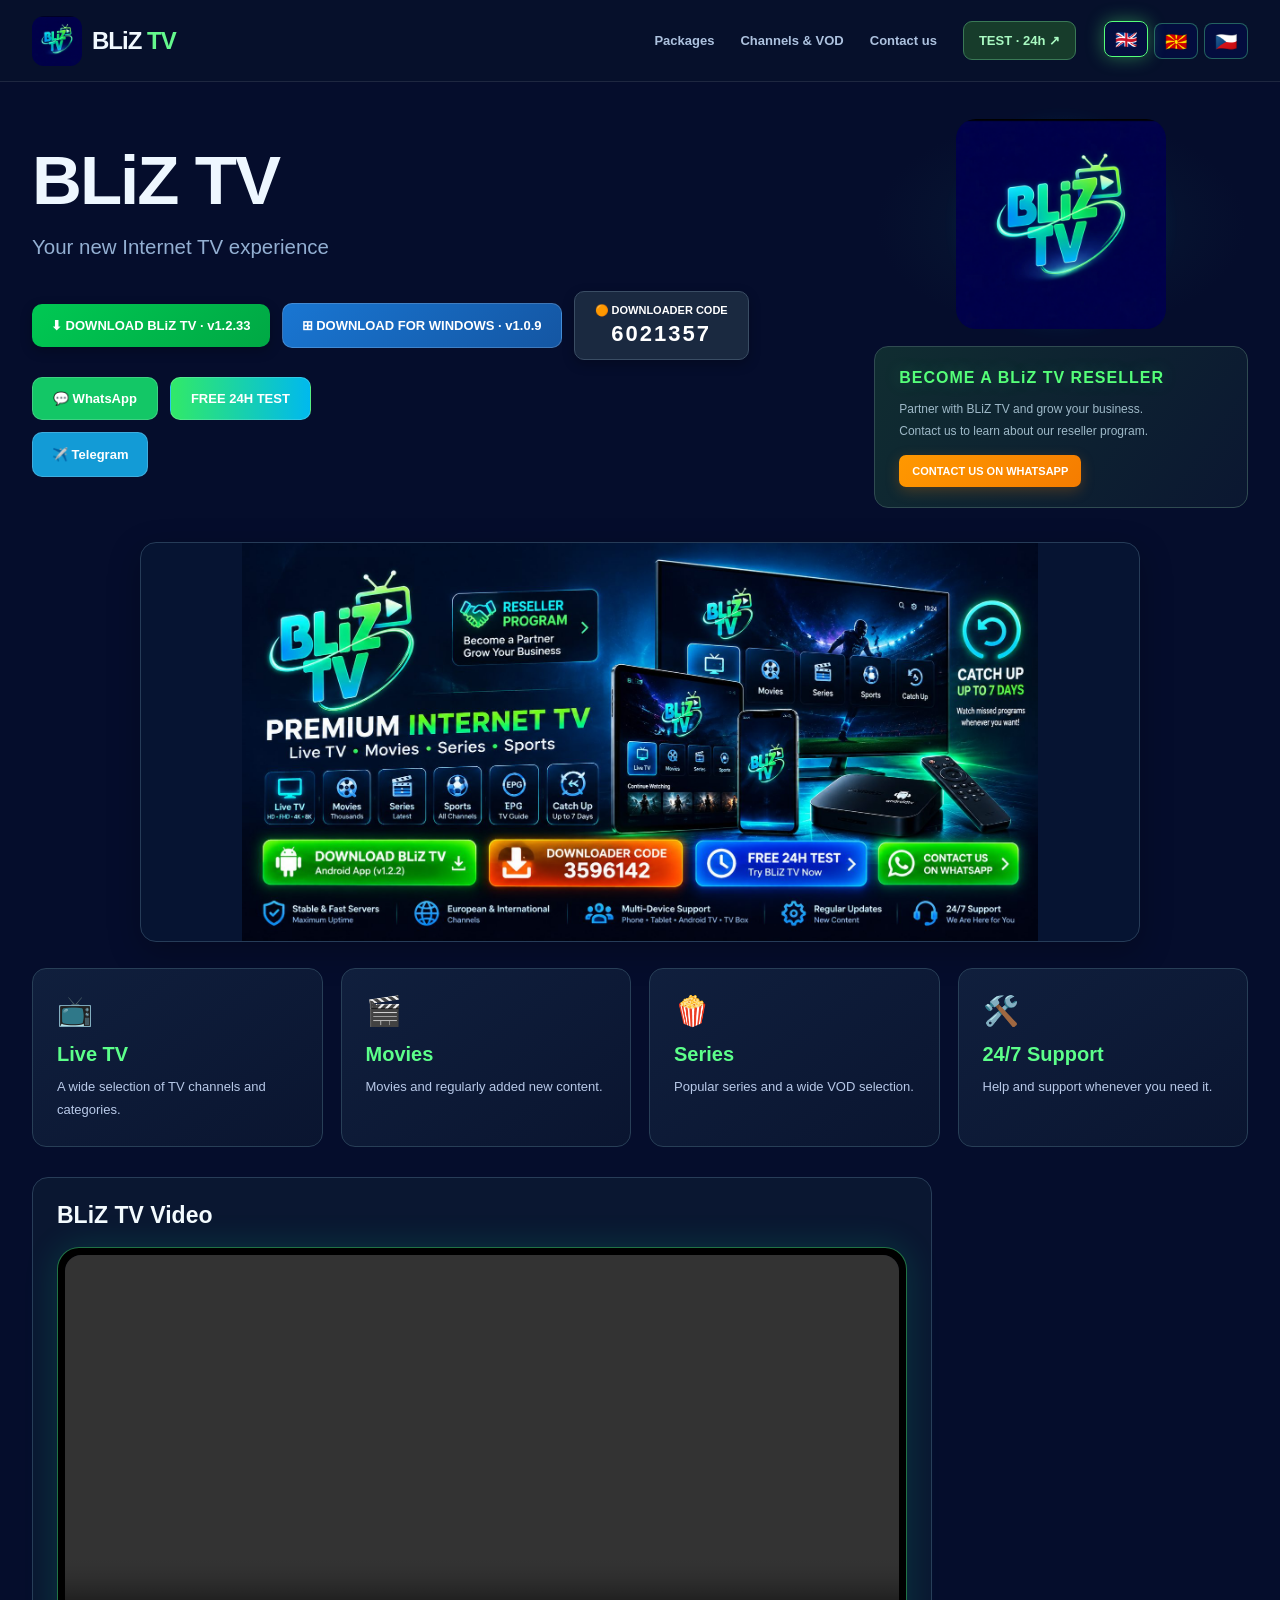
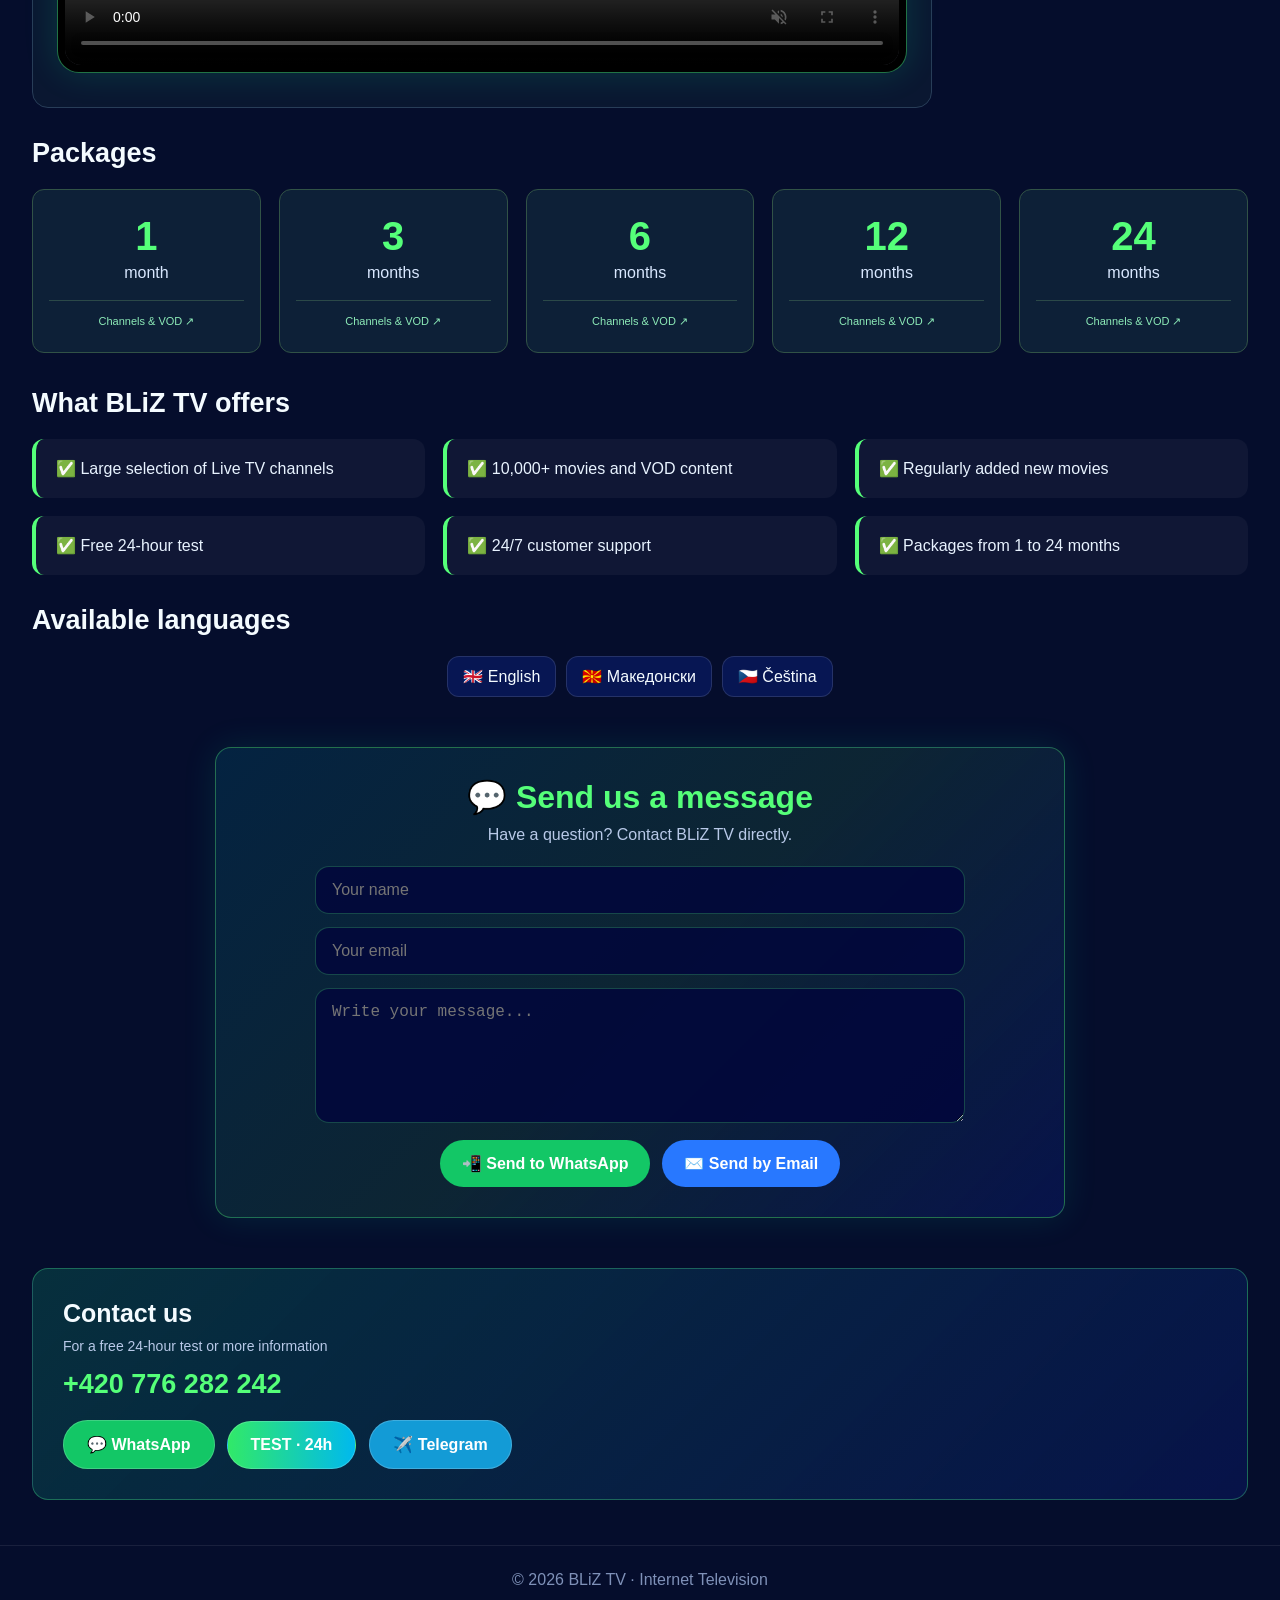
<file: index.html>
<!DOCTYPE html>
<html lang="en">

<head>
<meta http-equiv="Content-Security-Policy" content="base-uri &#x27;self&#x27;; object-src &#x27;none&#x27;">

<meta charset="UTF-8">

<meta name="viewport" content="width=device-width, initial-scale=1.0">

<title>BLiZ TV</title>


<style>

/* =========================================================
   BASIC
========================================================= */

*{
    box-sizing:border-box;
    margin:0;
    padding:0;
}

html{
    scroll-behavior:smooth;
}

body{

    font-family:
        Arial,
        Helvetica,
        sans-serif;

    color:#f4fbff;

    min-height:100vh;

    overflow-x:hidden;

    background:

        radial-gradient(
            circle at 50% 0%,
            rgba(0,234,255,.15),
            transparent 28%
        ),

        radial-gradient(
            circle at 50% 45%,
            rgba(85,255,121,.08),
            transparent 40%
        ),

        #02063b;
}

.container{

    width:min(
        1120px,
        92%
    );

    margin:auto;
}

a{
    -webkit-tap-highlight-color:transparent;
}


/* =========================================================
   LANGUAGE
========================================================= */

header{
    position:relative;
    text-align:center;
    padding-top:20px;
}

.lang{

    position:absolute;

    top:18px;
    right:0;

    display:flex;
    gap:7px;

    z-index:100;
}

.lang button{

    width:44px;
    height:36px;

    border:1px solid
        rgba(95,255,160,.35);

    border-radius:12px;

    background:
        rgba(4,14,65,.90);

    color:white;

    cursor:pointer;

    font-size:20px;

    transition:.25s;
}

.lang button:hover,
.lang button.active{

    border-color:#55ff79;

    box-shadow:
        0 0 18px
        rgba(85,255,121,.4);

    transform:
        translateY(-2px);
}


/* =========================================================
   LOGO
========================================================= */

.logo-stage{

    height:310px;

    display:grid;

    place-items:center;

    position:relative;
}

.logo-wrap{

    position:relative;

    width:290px;
    height:290px;

    display:grid;

    place-items:center;
}

.logo-wrap::before{

    content:"";

    position:absolute;

    width:275px;
    height:275px;

    border-radius:50%;

    background:

        radial-gradient(
            circle,
            rgba(0,238,255,.25),
            rgba(85,255,121,.13) 42%,
            transparent 70%
        );

    filter:blur(12px);

    animation:
        logoAura 3s ease-in-out infinite;
}

.logo-wrap::after{

    content:"";

    position:absolute;

    width:272px;
    height:272px;

    border-radius:50%;

    border:
        2px solid
        rgba(0,234,255,.45);

    border-right-color:
        transparent;

    border-bottom-color:
        rgba(85,255,121,.65);

    box-shadow:

        0 0 20px
        rgba(0,234,255,.18),

        inset 0 0 20px
        rgba(85,255,121,.10);

    animation:
        logoRing 7s linear infinite;
}

.logo{

    width:245px;

    max-width:78vw;

    position:relative;

    z-index:5;

    border-radius:20px;

    animation:
        logoFloat 3s ease-in-out infinite,

        logoGlow 3s ease-in-out infinite;
}


/* fallback text */

.logo-fallback{

    display:none;

    position:relative;

    z-index:6;

    place-items:center;

    width:240px;
    height:150px;

    border-radius:25px;

    background:
        linear-gradient(
            145deg,
            #071653,
            #053c51
        );

    border:
        2px solid
        #55ff79;

    box-shadow:
        0 0 30px
        rgba(0,255,190,.35);
}

.logo-fallback span{

    font-size:45px;

    font-weight:bold;

    color:#55ff79;

    text-shadow:
        0 0 20px
        rgba(85,255,121,.6);
}


@keyframes logoFloat{

    0%,100%{
        transform:
            translateY(0)
            scale(1);
    }

    50%{
        transform:
            translateY(-10px)
            scale(1.025);
    }
}

@keyframes logoGlow{

    0%,100%{
        filter:
            drop-shadow(
                0 0 14px
                rgba(0,255,200,.30)
            );
    }

    50%{
        filter:
            drop-shadow(
                0 0 30px
                rgba(0,255,200,.80)
            );
    }
}

@keyframes logoAura{

    0%,100%{
        transform:scale(.82);
        opacity:.45;
    }

    50%{
        transform:scale(1.10);
        opacity:.95;
    }
}

@keyframes logoRing{

    from{
        transform:rotate(0deg);
    }

    to{
        transform:rotate(360deg);
    }
}


/* =========================================================
   HERO
========================================================= */

.hero{

    text-align:center;

    padding:
        10px 0 55px;
}

.hero h1{

    font-size:
        clamp(
            42px,
            7vw,
            76px
        );

    color:#55ff79;

    letter-spacing:2px;

    text-shadow:
        0 0 25px
        rgba(85,255,121,.35);

    margin-bottom:12px;
}

.hero p{

    font-size:
        clamp(
            18px,
            2.5vw,
            24px
        );

    color:#b8c9e8;

    margin-bottom:28px;
}


/* =========================================================
   BUTTONS
========================================================= */

.buttons{

    display:flex;

    justify-content:center;

    align-items:center;

    gap:13px;

    flex-wrap:wrap;
}

.btn{

    display:inline-block;

    padding:
        14px 23px;

    border-radius:30px;

    color:#fff;

    text-decoration:none;

    font-weight:700;

    border:
        1px solid
        rgba(255,255,255,.18);

    transition:.25s;
}

.btn:hover{

    transform:
        translateY(-3px);

    box-shadow:
        0 0 25px
        rgba(0,255,190,.30);
}

.test{

    background:
        linear-gradient(
            90deg,
            #31e968,
            #00b9ee
        );
}

.wa{
    background:#13c766;
}

.tg{
    background:#139bd6;
}


/* =========================================================
   SERVICE CARDS
========================================================= */

.grid{

    display:grid;

    grid-template-columns:
        repeat(4,1fr);

    gap:17px;

    margin-bottom:52px;
}

.card{

    background:

        linear-gradient(
            145deg,
            rgba(9,25,88,.90),
            rgba(3,53,67,.72)
        );

    border:
        1px solid
        rgba(72,255,160,.25);

    border-radius:22px;

    padding:
        28px 18px;

    text-align:center;

    transition:.25s;
}

.card:hover{

    transform:
        translateY(-6px);

    border-color:
        rgba(85,255,121,.6);

    box-shadow:
        0 12px 30px
        rgba(0,0,0,.25);
}

.icon{

    font-size:42px;

    margin-bottom:13px;
}

.card h2{

    color:#5cff8a;

    margin-bottom:9px;
}

.card p{

    color:#b8c9e8;

    line-height:1.5;
}


/* =========================================================
   VIDEO
========================================================= */

.video-section{

    max-width:900px;

    margin:
        0 auto 55px;

    text-align:center;
}

.video-title{

    font-size:32px;

    margin-bottom:20px;
}

.video-box{

    position:relative;

    background:#000;

    border:
        1px solid
        rgba(75,255,154,.45);

    border-radius:22px;

    padding:7px;

    overflow:hidden;

    box-shadow:
        0 0 35px
        rgba(0,255,160,.14);

    animation:
        videoGlow 4s ease-in-out infinite;
}

.video-box video{

    width:100%;

    display:block;

    border-radius:16px;

    background:#000;
}

.video-play{

    position:absolute;

    left:50%;
    top:50%;

    transform:
        translate(-50%,-50%);

    width:80px;
    height:80px;

    border:none;

    border-radius:50%;

    background:
        rgba(19,199,102,.95);

    color:#fff;

    font-size:30px;

    cursor:pointer;

    display:none;

    z-index:10;

    box-shadow:
        0 0 25px
        rgba(85,255,121,.55);
}

.video-play.show{
    display:block;
}

.video-status{

    margin-top:10px;

    color:#7890b8;

    font-size:13px;
}

@keyframes videoGlow{

    0%,100%{

        box-shadow:
            0 0 25px
            rgba(0,255,160,.12);
    }

    50%{

        box-shadow:
            0 0 42px
            rgba(0,255,160,.28);
    }
}


/* =========================================================
   TITLES
========================================================= */

.title{

    text-align:center;

    font-size:32px;

    margin:
        30px 0 22px;
}


/* =========================================================
   PACKAGES
========================================================= */

.packages{

    display:grid;

    grid-template-columns:
        repeat(5,1fr);

    gap:12px;

    margin-bottom:55px;
}

.package{

    padding:
        22px 8px;

    text-align:center;

    border-radius:17px;

    background:

        linear-gradient(
            145deg,
            #07185d,
            #063f58
        );

    border:
        1px solid
        rgba(75,255,154,.55);

    transition:.25s;
}

.package:hover{

    transform:
        translateY(-5px);

    box-shadow:
        0 10px 30px
        rgba(0,0,0,.25);
}

.package strong{

    display:block;

    font-size:34px;

    color:#55ff79;

    margin-bottom:5px;
}

.package span{

    color:#d9e8ff;
}


/* =========================================================
   FEATURES
========================================================= */

.features{

    display:grid;

    grid-template-columns:
        repeat(3,1fr);

    gap:14px;

    margin-bottom:50px;
}

.feature{

    background:
        rgba(255,255,255,.045);

    border-left:
        4px solid
        #55ff79;

    padding:17px;

    border-radius:12px;

    color:#e8f3ff;

    transition:.2s;
}

.feature:hover{

    background:
        rgba(255,255,255,.07);

    transform:
        translateX(3px);
}


/* =========================================================
   LANGUAGES
========================================================= */

.languages{

    display:flex;

    justify-content:center;

    gap:10px;

    flex-wrap:wrap;

    margin-bottom:50px;
}

.flag{

    padding:
        10px 15px;

    border-radius:12px;

    background:#071653;

    border:
        1px solid
        rgba(255,255,255,.12);
}


/* =========================================================
   MESSAGE BANNER
========================================================= */

.message-banner{

    max-width:850px;

    margin:
        0 auto 50px;

    padding:
        38px 24px;

    border-radius:26px;

    background:

        linear-gradient(
            135deg,
            rgba(0,234,255,.10),
            rgba(85,255,121,.10),
            rgba(8,20,77,.92)
        );

    border:
        1px solid
        rgba(85,255,121,.35);

    box-shadow:
        0 0 35px
        rgba(0,255,190,.10);
}

.message-content{

    max-width:650px;

    margin:auto;

    text-align:center;
}

.message-content h2{

    font-size:32px;

    color:#55ff79;

    margin-bottom:10px;
}

.message-content p{

    color:#b8c9e8;

    margin-bottom:22px;
}

.message-form{

    display:flex;

    flex-direction:column;

    gap:13px;
}

.message-form input,
.message-form textarea{

    width:100%;

    border:
        1px solid
        rgba(85,255,121,.25);

    background:
        rgba(2,6,59,.85);

    color:#fff;

    border-radius:14px;

    padding:
        14px 16px;

    font-size:16px;

    outline:none;

    transition:.2s;
}

.message-form input:focus,
.message-form textarea:focus{

    border-color:#55ff79;

    box-shadow:
        0 0 15px
        rgba(85,255,121,.15);
}

.message-form textarea{

    min-height:135px;

    resize:vertical;
}

.message-buttons{

    display:flex;

    justify-content:center;

    gap:12px;

    flex-wrap:wrap;

    margin-top:4px;
}

.message-button{

    border:none;

    border-radius:30px;

    padding:
        14px 22px;

    font-size:16px;

    font-weight:bold;

    color:#fff;

    cursor:pointer;

    transition:.25s;
}

.message-button:hover{

    transform:
        translateY(-3px);
}

.send-whatsapp{
    background:#13c766;
}

.send-email{
    background:#2878ff;
}


/* =========================================================
   CONTACT
========================================================= */

.contact{

    text-align:center;

    padding:
        40px 20px;

    border-radius:26px;

    background:

        linear-gradient(
            135deg,
            rgba(8,77,75,.55),
            rgba(8,20,77,.88)
        );

    border:
        1px solid
        rgba(80,255,150,.3);

    margin-bottom:45px;
}

.contact h2{

    font-size:32px;

    margin-bottom:10px;
}

.contact p{

    color:#b8c9e8;
}

.phone{

    font-size:27px;

    font-weight:700;

    color:#55ff79;

    margin:
        15px 0 20px;
}


/* =========================================================
   FOOTER
========================================================= */

footer{

    border-top:
        1px solid
        rgba(255,255,255,.08);

    text-align:center;

    padding:25px;

    color:#7f91b8;
}


/* =========================================================
   MOBILE
========================================================= */

@media(max-width:850px){

    .grid{

        grid-template-columns:
            repeat(2,1fr);
    }

    .features{

        grid-template-columns:
            repeat(2,1fr);
    }

    .packages{

        grid-template-columns:
            repeat(3,1fr);
    }
}

@media(max-width:600px){

    .lang{

        right:5px;
    }

    .logo-stage{

        height:245px;
    }

    .logo-wrap{

        width:225px;
        height:225px;
    }

    .logo{

        width:205px;
    }

    .logo-wrap::before{

        width:220px;
        height:220px;
    }

    .logo-wrap::after{

        width:215px;
        height:215px;
    }

    .grid,
    .features{

        grid-template-columns:1fr;
    }

    .packages{

        grid-template-columns:
            repeat(2,1fr);
    }

    .package:last-child{

        grid-column:
            1 / -1;

        width:50%;

        justify-self:center;
    }

    .video-title{

        font-size:27px;
    }

    .message-buttons{

        flex-direction:column;
    }

    .message-button{

        width:100%;
    }
}



/* =========================================================
   RESELLER OFFER + PROMOTIONAL BANNER (added safely)
   ========================================================= */
.reseller-offer{
    max-width:900px;
    margin:0 auto 30px;
    padding:0 16px;
    text-align:center;
}
.reseller-offer h2{
    color:#55ff79;
    font-size:clamp(24px,4vw,36px);
    letter-spacing:1px;
    margin:0 0 8px;
    text-shadow:0 0 18px rgba(85,255,121,.22);
}
.reseller-offer p{
    color:#d9e8ff;
    font-size:clamp(15px,2vw,19px);
    line-height:1.6;
    margin:0 auto 15px;
}
.reseller-contact{
    display:inline-block;
    padding:12px 24px;
    border-radius:28px;
    background:linear-gradient(135deg,#ff9800,#f57c00);
    color:#fff;
    font-weight:700;
    text-decoration:none;
    box-shadow:0 4px 14px rgba(245,124,0,.25);
    transition:transform .2s, box-shadow .2s;
}
.reseller-contact:hover{
    transform:translateY(-2px);
    box-shadow:0 7px 20px rgba(245,124,0,.35);
}
.promo-banner{
    width:100%;
    max-width:1000px;
    margin:0 auto 48px;
    text-align:center;
}
.promo-banner img{
    display:block;
    width:100%;
    height:auto;
    border-radius:20px;
    border:1px solid rgba(85,255,121,.25);
    box-shadow:0 10px 32px rgba(0,0,0,.25);
}
@media(max-width:600px){
    .reseller-offer{margin-bottom:24px}
    .promo-banner{margin-bottom:35px}
    .promo-banner img{border-radius:12px}
}

</style>

<style>.bliz-contact-actions{display:inline-flex;align-items:center;justify-content:center;flex-wrap:wrap;gap:12px}.bliz-contact-actions .btn{margin:0}</style><link rel="stylesheet" href="/home-layout.css"></head>


<body><div class="site-topbar"><a class="top-brand" href="/" aria-label="BLiZ TV"><img src="/bliztv-logo.png" alt=""><span>BLiZ <b>TV</b></span></a><nav aria-label="BLiZ TV navigation"><a href="#packagesTitle" data-nav-source="packagesTitle">Packages</a><a href="/checkout/">Channels &amp; VOD</a><a href="#contactTitle" data-nav-source="contactTitle">Contact us</a><a class="top-test" href="/checkout/?period=test">TEST · 24h ↗</a></nav><div class="lang">

        <button
            class="active"
            data-lang="en">
            🇬🇧
        </button>

        <button
            data-lang="mk">
            🇲🇰
        </button>

        <button
            data-lang="cs">
            🇨🇿
        </button>

    </div></div>


<!-- =====================================================
     HEADER
===================================================== -->

<header class="container">


    <!-- LANGUAGE -->

    


    <!-- LOGO -->

    <div class="logo-stage">

        <div class="logo-wrap">

            <img
                class="logo"
                src="/bliztv-logo.png"
                alt="BLiZ TV Logo"
                onerror="
                    this.style.display='none';
                    document.getElementById('logoFallback').style.display='grid';
                "
            >

            <div
                class="logo-fallback"
                id="logoFallback">

                <span>
                    BLiZ TV
                </span>

            </div>

        </div>

    </div>


    <!-- RESELLER OFFER: standalone text, no box or frame -->
    <section class="reseller-offer" aria-labelledby="resellerTitle">
        <h2 id="resellerTitle">BECOME A BLiZ TV RESELLER</h2>
        <p id="resellerText">Partner with BLiZ TV and grow your business.<br>
           Contact us to learn about our reseller program.</p>
        <a class="reseller-contact"
           href="https://wa.me/420776282242?text=Hello%20BLiZ%20TV%2C%20I%27m%20interested%20in%20becoming%20a%20reseller."
           target="_blank" rel="noopener"><span id="resellerButton">CONTACT US ON WHATSAPP</span></a>
    </section>


    <!-- HERO -->

    <section class="hero">

        <h1>
            BLiZ TV
        </h1>

        <p id="subtitle">
            Your new Internet TV experience
        </p>


        <div class="buttons">


            

            <a href="https://github.com/balkanblizmusic/balkanblizmusic.github.io/releases/download/v1.2.33/BLiZ-TV-v1.2.33.apk"
               download="BLiZ-TV-v1.2.33.apk"
               style="
               display:inline-block;
               margin-top:12px;
               padding:14px 28px;
               background:linear-gradient(135deg,#00c853,#00a844);
               color:white;
               text-decoration:none;
               font-weight:bold;
               font-size:16px;
               border-radius:10px;
               box-shadow:0 4px 12px rgba(0,0,0,0.25);
               ">
                ⬇ DOWNLOAD BLiZ TV · v1.2.33
            </a>
<a class="btn" href="https://github.com/balkanblizmusic/balkanblizmusic.github.io/releases/download/v1.2.32/BLiZ-TV-Windows-1.0.9-Setup.exe" download="BLiZ-TV-Windows-1.0.9-Setup.exe" title="BLiZ TV for Windows 10/11 (64-bit)" style="background:linear-gradient(135deg,#1976d2,#1456a3);margin-top:12px;border-radius:10px;">⊞ DOWNLOAD FOR WINDOWS · v1.0.9</a>

            <div style="
               margin-top:14px;
               padding:14px 28px;
               background:linear-gradient(135deg,#ff9800,#f57c00);
               color:white;
               font-weight:bold;
               font-size:16px;
               border-radius:10px;
               box-shadow:0 4px 12px rgba(0,0,0,0.25);
               display:inline-block;
               text-align:center;
               ">
                🟠 DOWNLOADER CODE
                <div style="font-size:26px;margin-top:6px;letter-spacing:2px;">
                    6021357
                </div>
            </div>


            <div class="bliz-contact-actions"><a
                class="btn wa"
                href="https://wa.me/420776282242"
                target="_blank"
                rel="noopener">

                💬 WhatsApp

            </a><a
                class="btn test"
                href="/checkout/?period=test">

                <span id="testBtn">
                FREE 24H TEST
            </span>
            </a></div>


            <a
                class="btn tg"
                href="https://t.me/Blizzuu"
                target="_blank"
                rel="noopener">

                ✈️ Telegram

            </a>


        </div>

    </section>

</header>



<main class="container">


<!-- PROMOTIONAL BANNER: embedded in this file so no extra upload is needed -->
<section class="promo-banner" aria-label="BLiZ TV features and seven-day catch-up">
    <img src="[data-uri]"
         alt="BLiZ TV on TV, tablet and phone, with live TV, movies, sports, and catch-up up to 7 days"
         loading="lazy">
</section>


<!-- =====================================================
     SERVICE CARDS
===================================================== -->

<section class="grid">


    <div class="card">

        <div class="icon">
            📺
        </div>

        <h2 id="liveTitle">
            Live TV
        </h2>

        <p id="liveText">
            A wide selection of TV channels and categories.
        </p>

    </div>


    <div class="card">

        <div class="icon">
            🎬
        </div>

        <h2 id="movieTitle">
            Movies
        </h2>

        <p id="movieText">
            Movies and regularly added new content.
        </p>

    </div>


    <div class="card">

        <div class="icon">
            🍿
        </div>

        <h2 id="seriesTitle">
            Series
        </h2>

        <p id="seriesText">
            Popular series and a wide VOD selection.
        </p>

    </div>


    <div class="card">

        <div class="icon">
            🛠️
        </div>

        <h2 id="supportTitle">
            24/7 Support
        </h2>

        <p id="supportText">
            Help and support whenever you need it.
        </p>

    </div>


</section>



<!-- =====================================================
     VIDEO
===================================================== -->

<section class="video-section">


    <h2
        class="video-title"
        id="videoTitle">

        BLiZ TV Video

    </h2>


    <div class="video-box">


        <video
            id="blizVideo"
            controls
            autoplay
            muted
            loop
            playsinline
            preload="auto"
            poster=""
        >

            <!-- IMPORTANT:
                 Your GitHub file is video.mp4 -->

            <source
                src="./video.mp4"
                type="video/mp4"
            >

            Your browser does not support HTML5 video.

        </video>


        <button
            id="videoPlay"
            class="video-play"
            type="button"
            aria-label="Play video">

            ▶

        </button>


    </div>


    <div
        class="video-status"
        id="videoStatus">

    </div>


</section>



<!-- =====================================================
     PACKAGES
===================================================== -->

<h2
    class="title"
    id="packagesTitle">

    Packages

</h2>


<section class="packages">


    <a class="package" href="/checkout/?period=1">

        <strong>
            1
        </strong>

        <span class="period">
            month
        </span>

    <small class="package-action">Channels &amp; VOD ↗</small></a>


    <a class="package" href="/checkout/?period=3">

        <strong>
            3
        </strong>

        <span class="period">
            months
        </span>

    <small class="package-action">Channels &amp; VOD ↗</small></a>


    <a class="package" href="/checkout/?period=6">

        <strong>
            6
        </strong>

        <span class="period">
            months
        </span>

    <small class="package-action">Channels &amp; VOD ↗</small></a>


    <a class="package" href="/checkout/?period=12">

        <strong>
            12
        </strong>

        <span class="period">
            months
        </span>

    <small class="package-action">Channels &amp; VOD ↗</small></a>


    <a class="package" href="/checkout/?period=24">

        <strong>
            24
        </strong>

        <span class="period">
            months
        </span>

    <small class="package-action">Channels &amp; VOD ↗</small></a>


</section>



<!-- =====================================================
     FEATURES
===================================================== -->

<h2
    class="title"
    id="offerTitle">

    What BLiZ TV offers

</h2>


<section class="features">


    <div
        class="feature"
        id="f1">

        ✅ Large selection of Live TV channels

    </div>


    <div
        class="feature"
        id="f2">

        ✅ 10,000+ movies and VOD content

    </div>


    <div
        class="feature"
        id="f3">

        ✅ Regularly added new movies

    </div>


    <div
        class="feature"
        id="f4">

        ✅ Free 24-hour test

    </div>


    <div
        class="feature"
        id="f5">

        ✅ 24/7 customer support

    </div>


    <div
        class="feature"
        id="f6">

        ✅ Packages from 1 to 24 months

    </div>


</section>



<!-- =====================================================
     LANGUAGES
===================================================== -->

<h2
    class="title"
    id="categoriesTitle">

    Available languages

</h2>


<div class="languages">


    <div class="flag">
        🇬🇧 English
    </div>


    <div class="flag">
        🇲🇰 Македонски
    </div>


    <div class="flag">
        🇨🇿 Čeština
    </div>


</div>



<!-- =====================================================
     MESSAGE BANNER
===================================================== -->

<section class="message-banner">


    <div class="message-content">


        <h2 id="messageTitle">
            💬 Send us a message
        </h2>


        <p id="messageSubtitle">
            Have a question? Contact BLiZ TV directly.
        </p>


        <form
            class="message-form"
            id="messageForm"
        >


            <input
                type="text"
                id="userName"
                placeholder="Your name"
                required
            >


            <input
                type="email"
                id="userEmail"
                placeholder="Your email"
                required
            >


            <textarea
                id="userMessage"
                placeholder="Write your message..."
                required
            ></textarea>


            <div class="message-buttons">


                <button
                    type="button"
                    class="message-button send-whatsapp"
                    id="whatsappButton">

                    📲 Send to WhatsApp

                </button>


                <button
                    type="button"
                    class="message-button send-email"
                    id="emailButton">

                    ✉️ Send by Email

                </button>


            </div>


        </form>

    </div>


</section>



<!-- =====================================================
     CONTACT
===================================================== -->

<section class="contact">


    <h2 id="contactTitle">
        Contact us
    </h2>


    <p id="contactText">
        For a free 24-hour test or more information
    </p>


    <div class="phone">
        +420 776 282 242
    </div>


    <div class="buttons">


        <div class="bliz-contact-actions"><a
            class="btn wa"
            href="https://wa.me/420776282242"
            target="_blank"
            rel="noopener">

            💬 WhatsApp

        </a><a class="btn test" href="/checkout/?period=test">TEST · 24h</a></div>


        <a
            class="btn tg"
            href="https://t.me/Blizzuu"
            target="_blank"
            rel="noopener">

            ✈️ Telegram

        </a>


    </div>


</section>


</main>



<footer>

    © 2026 BLiZ TV · Internet Television

</footer>



<script>

/* =========================================================
   TRANSLATIONS
========================================================= */

const T = {

    en:{

        resellerTitle: "BECOME A BLiZ TV RESELLER",
        resellerText: "Partner with BLiZ TV and grow your business.<br>Contact us to learn about our reseller program.",
        resellerButton: "CONTACT US ON WHATSAPP",

        videoTitle:
            "BLiZ TV Video",

        subtitle:
            "Your new Internet TV experience",

        liveTitle:
            "Live TV",

        liveText:
            "A wide selection of TV channels and categories.",

        movieTitle:
            "Movies",

        movieText:
            "Movies and regularly added new content.",

        seriesTitle:
            "Series",

        seriesText:
            "Popular series and a wide VOD selection.",

        supportTitle:
            "24/7 Support",

        supportText:
            "Help and support whenever you need it.",

        packagesTitle:
            "Packages",

        offerTitle:
            "What BLiZ TV offers",

        categoriesTitle:
            "Available languages",

        contactTitle:
            "Contact us",

        contactText:
            "For a free 24-hour test or more information",

        messageTitle:
            "💬 Send us a message",

        messageSubtitle:
            "Have a question? Contact BLiZ TV directly.",

        namePlaceholder:
            "Your name",

        emailPlaceholder:
            "Your email",

        messagePlaceholder:
            "Write your message...",

        test:
            "FREE 24H TEST",

        period:[
            "month",
            "months"
        ],

        features:[
            "Large selection of Live TV channels",
            "10,000+ movies and VOD content",
            "Regularly added new movies",
            "Free 24-hour test",
            "24/7 customer support",
            "Packages from 1 to 24 months"
        ],

        videoError:
            "Video could not be loaded."

    },


    mk:{

        resellerTitle: "СТАНЕТЕ BLiZ TV РЕСЕЛЕР",
        resellerText: "Соработувајте со BLiZ TV и развивајте го вашиот бизнис.<br>Контактирајте нè за повеќе информации за реселерската програма.",
        resellerButton: "КОНТАКТИРАЈТЕ НÈ ПРЕКУ WHATSAPP",

        videoTitle:
            "BLiZ TV Видео",

        subtitle:
            "Вашето ново искуство со интернет телевизија",

        liveTitle:
            "Live TV",

        liveText:
            "Голем избор на ТВ канали и различни категории.",

        movieTitle:
            "Филмови",

        movieText:
            "Филмови и редовно додавани нови содржини.",

        seriesTitle:
            "Серии",

        seriesText:
            "Популарни серии и разновидна VOD понуда.",

        supportTitle:
            "24/7 Поддршка",

        supportText:
            "Помош и поддршка кога и да ви е потребна.",

        packagesTitle:
            "Пакети",

        offerTitle:
            "Што нуди BLiZ TV?",

        categoriesTitle:
            "Достапни јазици",

        contactTitle:
            "Контактирај нè",

        contactText:
            "За бесплатен 24-часовен тест или повеќе информации",

        messageTitle:
            "💬 Испратете ни порака",

        messageSubtitle:
            "Имате прашање? Контактирајте го BLiZ TV директно.",

        namePlaceholder:
            "Вашето име",

        emailPlaceholder:
            "Вашиот email",

        messagePlaceholder:
            "Напишете ја вашата порака...",

        test:
            "БЕСПЛАТЕН 24H ТЕСТ",

        period:[
            "месец",
            "месеци"
        ],

        features:[
            "Голем избор на Live TV канали",
            "10.000+ филмови и VOD содржини",
            "Редовно додавање нови филмови",
            "24 часа бесплатен тест",
            "24/7 корисничка поддршка",
            "Пакети од 1 до 24 месеци"
        ],

        videoError:
            "Видеото не може да се вчита."

    },


    cs:{

        resellerTitle: "STAŇTE SE RESELLEREM BLiZ TV",
        resellerText: "Spolupracujte s BLiZ TV a rozvíjejte své podnikání.<br>Kontaktujte nás a zjistěte více o našem reseller programu.",
        resellerButton: "KONTAKTUJTE NÁS PŘES WHATSAPP",

        videoTitle:
            "BLiZ TV Video",

        subtitle:
            "Vaše nová internetová televize",

        liveTitle:
            "Živá TV",

        liveText:
            "Velký výběr televizních kanálů a kategorií.",

        movieTitle:
            "Filmy",

        movieText:
            "Filmy a pravidelně přidávaný nový obsah.",

        seriesTitle:
            "Seriály",

        seriesText:
            "Oblíbené seriály a široká nabídka VOD.",

        supportTitle:
            "Podpora 24/7",

        supportText:
            "Pomoc a podpora, kdykoli ji potřebujete.",

        packagesTitle:
            "Balíčky",

        offerTitle:
            "Co BLiZ TV nabízí",

        categoriesTitle:
            "Dostupné jazyky",

        contactTitle:
            "Kontaktujte nás",

        contactText:
            "Pro bezplatný 24hodinový test nebo více informací",

        messageTitle:
            "💬 Napište nám",

        messageSubtitle:
            "Máte dotaz? Kontaktujte BLiZ TV přímo.",

        namePlaceholder:
            "Vaše jméno",

        emailPlaceholder:
            "Váš email",

        messagePlaceholder:
            "Napište svou zprávu...",

        test:
            "BEZPLATNÝ 24H TEST",

        period:[
            "měsíc",
            "měsíce"
        ],

        features:[
            "Velký výběr Live TV kanálů",
            "10 000+ filmů a VOD obsahu",
            "Pravidelně přidávané nové filmy",
            "Bezplatný 24hodinový test",
            "Zákaznická podpora 24/7",
            "Balíčky na 1 až 24 měsíců"
        ],

        videoError:
            "Video nelze načíst."

    }

};


/* =========================================================
   LANGUAGE SWITCHER
========================================================= */

function setLang(lang){

    const t =
        T[lang];

    document.getElementById("resellerTitle").textContent = t.resellerTitle;
    document.getElementById("resellerText").innerHTML = t.resellerText;
    document.getElementById("resellerButton").textContent = t.resellerButton;


    document.documentElement.lang =
        lang;


    document.getElementById(
        "videoTitle"
    ).textContent =
        t.videoTitle;


    document.getElementById(
        "subtitle"
    ).textContent =
        t.subtitle;


    document.getElementById(
        "liveTitle"
    ).textContent =
        t.liveTitle;


    document.getElementById(
        "liveText"
    ).textContent =
        t.liveText;


    document.getElementById(
        "movieTitle"
    ).textContent =
        t.movieTitle;


    document.getElementById(
        "movieText"
    ).textContent =
        t.movieText;


    document.getElementById(
        "seriesTitle"
    ).textContent =
        t.seriesTitle;


    document.getElementById(
        "seriesText"
    ).textContent =
        t.seriesText;


    document.getElementById(
        "supportTitle"
    ).textContent =
        t.supportTitle;


    document.getElementById(
        "supportText"
    ).textContent =
        t.supportText;


    document.getElementById(
        "packagesTitle"
    ).textContent =
        t.packagesTitle;


    document.getElementById(
        "offerTitle"
    ).textContent =
        t.offerTitle;


    document.getElementById(
        "categoriesTitle"
    ).textContent =
        t.categoriesTitle;


    document.getElementById(
        "contactTitle"
    ).textContent =
        t.contactTitle;


    document.getElementById(
        "contactText"
    ).textContent =
        t.contactText;


    document.getElementById(
        "messageTitle"
    ).textContent =
        t.messageTitle;


    document.getElementById(
        "messageSubtitle"
    ).textContent =
        t.messageSubtitle;


    document.getElementById(
        "userName"
    ).placeholder =
        t.namePlaceholder;


    document.getElementById(
        "userEmail"
    ).placeholder =
        t.emailPlaceholder;


    document.getElementById(
        "userMessage"
    ).placeholder =
        t.messagePlaceholder;


    document.getElementById(
        "testBtn"
    ).textContent =
        t.test;


    document.querySelectorAll(
        ".period"
    ).forEach(
        (element,index)=>{

            element.textContent =
                index === 0
                    ? t.period[0]
                    : t.period[1];

        }
    );


    const featureIds = [
        "f1",
        "f2",
        "f3",
        "f4",
        "f5",
        "f6"
    ];


    featureIds.forEach(
        (id,index)=>{

            document.getElementById(
                id
            ).textContent =
                "✅ " +
                t.features[index];

        }
    );


    document.querySelectorAll(
        ".lang button"
    ).forEach(
        button=>{

            button.classList.toggle(
                "active",
                button.dataset.lang === lang
            );

        }
    );

}


/* language buttons */

document.querySelectorAll(
    ".lang button"
).forEach(
    button=>{

        button.addEventListener(
            "click",
            ()=>{
                setLang(
                    button.dataset.lang
                );
            }
        );

    }
);


/* English default */

setLang("en");


/* =========================================================
   VIDEO
========================================================= */

const video =
    document.getElementById(
        "blizVideo"
    );

const playButton =
    document.getElementById(
        "videoPlay"
    );

const videoStatus =
    document.getElementById(
        "videoStatus"
    );


/* try autoplay */

async function startVideo(){

    video.muted = true;

    try{

        await video.play();

        playButton.classList.remove(
            "show"
        );

        videoStatus.textContent =
            "";

    }catch(error){

        /*
           Some browsers can still
           block autoplay.
           In that case show PLAY.
        */

        playButton.classList.add(
            "show"
        );

    }
}


/* play button */

playButton.addEventListener(
    "click",
    function(){

        video.muted = false;

        video.play()
            .then(
                ()=>{
                    playButton.classList.remove(
                        "show"
                    );
                }
            )
            .catch(
                ()=>{
                    video.muted = true;

                    video.play();
                }
            );

    }
);


/* page loaded */

window.addEventListener(
    "load",
    function(){

        startVideo();

        setTimeout(
            startVideo,
            500
        );

        setTimeout(
            startVideo,
            1500
        );

    }
);


/* video loaded */

video.addEventListener(
    "loadeddata",
    startVideo
);


/* video error */

video.addEventListener(
    "error",
    function(){

        const lang =
            document.documentElement.lang ||
            "en";

        videoStatus.textContent =
            T[lang].videoError;

    }
);


/* =========================================================
   MESSAGE DATA
========================================================= */

function getFormData(){

    const name =
        document.getElementById(
            "userName"
        ).value.trim();


    const email =
        document.getElementById(
            "userEmail"
        ).value.trim();


    const message =
        document.getElementById(
            "userMessage"
        ).value.trim();


    if(
        !name ||
        !email ||
        !message
    ){

        alert(
            "Please fill in all fields."
        );

        return null;
    }


    return{

        name:name,

        email:email,

        message:message

    };

}


/* =========================================================
   WHATSAPP
========================================================= */

document.getElementById(
    "whatsappButton"
).addEventListener(
    "click",
    function(){

        const data =
            getFormData();


        if(!data){
            return;
        }


        const text =

`BLiZ TV MESSAGE

Name: ${data.name}

Email: ${data.email}

Message:
${data.message}`;


        const url =

            "https://wa.me/420776282242?text=" +

            encodeURIComponent(
                text
            );


        window.open(
            url,
            "_blank"
        );

    }
);


/* =========================================================
   EMAIL
========================================================= */

document.getElementById(
    "emailButton"
).addEventListener(
    "click",
    function(){

        const data =
            getFormData();


        if(!data){
            return;
        }


        /*
           CHANGE THIS EMAIL
           TO YOUR EMAIL
        */

        const receiver =
            "YOUR-EMAIL@example.com";


        const subject =
            "BLiZ TV Website Message";


        const body =

`Name: ${data.name}

Email: ${data.email}

Message:
${data.message}`;


        const mailto =

            "mailto:" +
            receiver +

            "?subject=" +
            encodeURIComponent(
                subject
            ) +

            "&body=" +
            encodeURIComponent(
                body
            );


        window.location.href =
            mailto;

    }
);

</script>

<script>(()=>{document.querySelectorAll('[data-nav-source]').forEach(link=>{const source=document.getElementById(link.dataset.navSource);if(!source)return;const sync=()=>{link.textContent=source.textContent.trim();};sync();new MutationObserver(sync).observe(source,{childList:true,subtree:true,characterData:true});});})();</script></body>
</html>
</file>
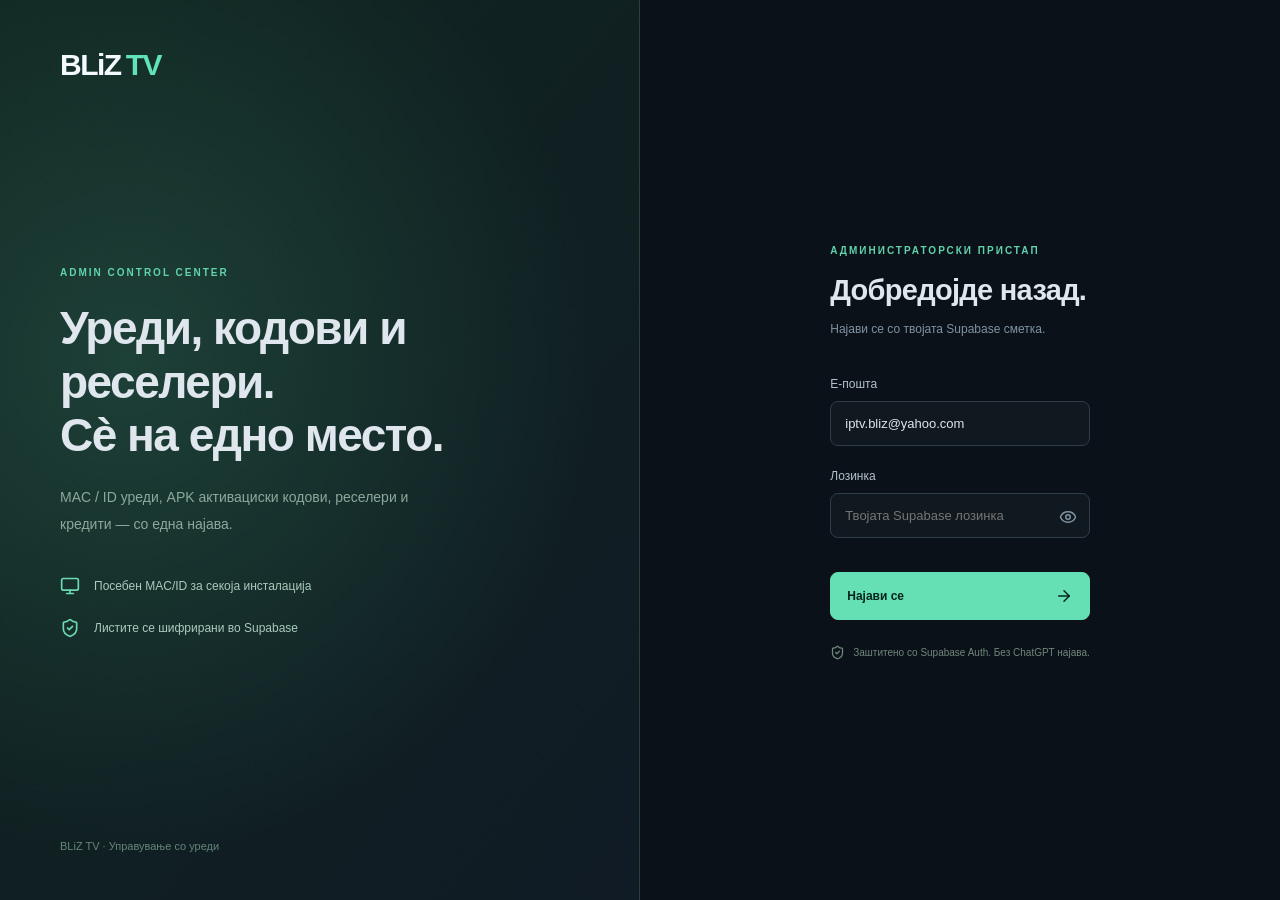
<file: admin/index.html>
<!doctype html><html lang="mk"><head><meta charset="UTF-8"><meta name="viewport" content="width=device-width, initial-scale=1.0"><meta name="description" content="BLiZ TV: уреди, APK активациски кодови, реселери и кредити."><meta name="referrer" content="no-referrer"><title>BLiZ TV · Админ центар</title>  <script type="module" crossorigin src="/admin/assets/index-CWrYSbl_.js"></script>
  <link rel="stylesheet" crossorigin href="/admin/assets/index-B1EMmVyz.css">
</head><body><div id="root"></div></body></html>
</file>
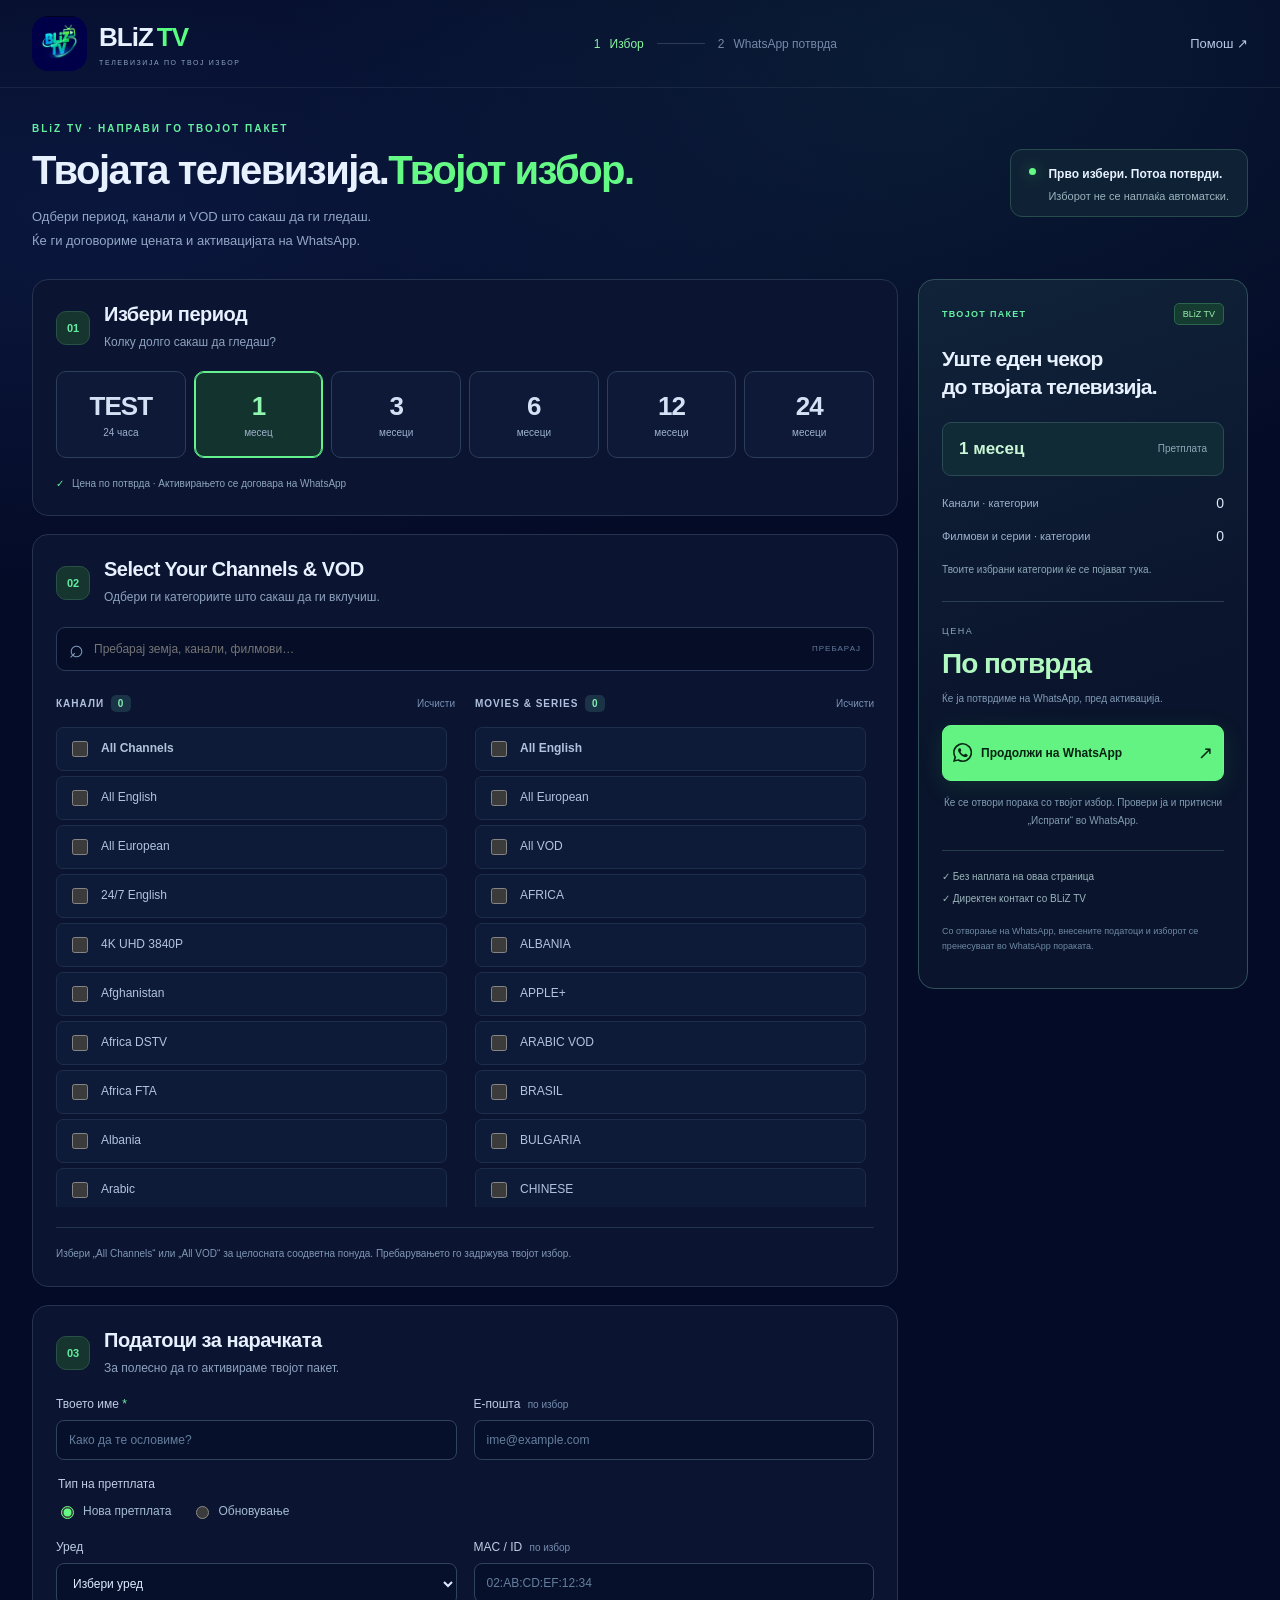
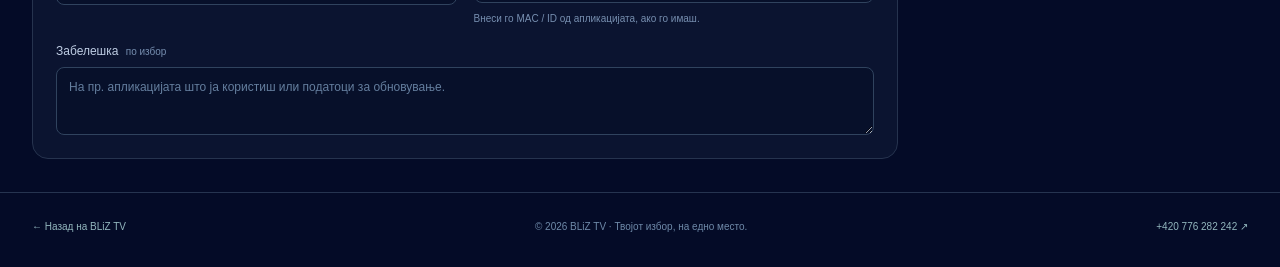
<file: checkout/index.html>
<!doctype html>
<html lang="mk"><head><meta charset="UTF-8"><meta name="viewport" content="width=device-width, initial-scale=1"><meta name="referrer" content="no-referrer"><meta name="description" content="Избери BLiZ TV пакет, канали, филмови и серии. Испрати го изборот на WhatsApp за потврда."><title>BLiZ TV · Твојот избор</title><link rel="stylesheet" href="checkout.css"></head>
<body><div class="ambient"></div><header class="site-head"><a class="brand" href="/" aria-label="BLiZ TV почетна"><img src="../bliztv-logo.png" alt="BLiZ TV"><span>BLiZ<span class="tv">TV</span><small>ТЕЛЕВИЗИЈА ПО ТВОЈ ИЗБОР</small></span></a><div class="steps"><span class="done">1 <b>Избор</b></span><i></i><span>2 <b>WhatsApp потврда</b></span></div><a class="support" href="https://wa.me/420776282242" target="_blank" rel="noopener noreferrer">Помош ↗</a></header>
<main><div class="intro"><div><span class="eyebrow">BLiZ TV · НАПРАВИ ГО ТВОЈОТ ПАКЕТ</span><h1>Твојата телевизија.<br><em>Твојот избор.</em></h1><p>Одбери период, канали и VOD што сакаш да ги гледаш.<br>Ќе ги договориме цената и активацијата на WhatsApp.</p></div><div class="intro-note"><span class="pulse"></span><div><b>Прво избери. Потоа потврди.</b><p>Изборот не се наплаќа автоматски.</p></div></div></div>
<form id="orderForm"><div class="checkout-layout"><div class="left-column"><section class="panel"><div class="section-title"><span class="number">01</span><div><h2>Избери период</h2><p>Колку долго сакаш да гледаш?</p></div></div><div class="plans" id="plans"></div><div class="plan-note"><span>✓</span> Цена по потврда · Активирањето се договара на WhatsApp</div></section>
<section class="panel selection-panel"><div class="section-title"><span class="number">02</span><div><h2>Select Your Channels &amp; VOD</h2><p>Одбери ги категориите што сакаш да ги вклучиш.</p></div></div><label class="search-box"><span aria-hidden="true">⌕</span><input id="search" type="search" placeholder="Пребарај земја, канали, филмови…" aria-label="Пребарај категории"><kbd>ПРЕБАРАЈ</kbd></label><div class="selection-columns"><section aria-labelledby="channelsHeading"><div class="list-heading"><h3 id="channelsHeading">КАНАЛИ <span id="channelsCount">0</span></h3><button type="button" class="text-button" data-clear="channels">Исчисти</button></div><div id="channelsList" class="category-list"></div><p class="empty" id="channelsEmpty" hidden>Нема категории за ова пребарување.</p></section><section aria-labelledby="vodHeading"><div class="list-heading"><h3 id="vodHeading">MOVIES &amp; SERIES <span id="vodCount">0</span></h3><button type="button" class="text-button" data-clear="vod">Исчисти</button></div><div id="vodList" class="category-list"></div><p class="empty" id="vodEmpty" hidden>Нема категории за ова пребарување.</p></section></div><p class="selection-note">Избери „All Channels“ или „All VOD“ за целосната соодветна понуда. Пребарувањето го задржува твојот избор.</p><p class="error" id="selectionError" role="alert" hidden>Одбери барем една категорија канали или VOD.</p><p class="error" id="loadError" role="alert" hidden></p></section>
<section class="panel"><div class="section-title"><span class="number">03</span><div><h2>Податоци за нарачката</h2><p>За полесно да го активираме твојот пакет.</p></div></div><div class="form-grid"><label>Твоето име <span>*</span><input name="name" required maxlength="100" autocomplete="given-name" placeholder="Како да те ословиме?"></label><label>Е-пошта <small>по избор</small><input name="email" type="email" maxlength="150" autocomplete="email" placeholder="ime@example.com"></label><fieldset class="subscription"><legend>Тип на претплата</legend><label><input name="type" type="radio" value="Нова претплата" checked> Нова претплата</label><label><input name="type" type="radio" value="Обновување"> Обновување</label></fieldset><label>Уред<select name="device" required><option value="">Избери уред</option><option>LG Smart TV</option><option>Samsung Smart TV</option><option>Android TV / Google TV</option><option>Firestick</option><option>Google Chromecast</option><option>Roku</option><option>Formuler Box</option><option>Dreamlink T1 / T2</option><option>NVIDIA Shield TV</option><option>Xiaomi Mi Box</option><option>MAG Box</option><option>Android Box</option><option>Windows PC</option><option>Mac</option><option>Apple TV</option><option>Android Phone</option><option>iPhone / iPad</option><option>STB</option><option>Kodi</option><option>Enigma</option><option>Друго</option></select></label><label>MAC / ID <small>по избор</small><input name="mac" id="mac" maxlength="17" placeholder="02:AB:CD:EF:12:34" pattern="([0-9A-F]{2}:){5}[0-9A-F]{2}" autocomplete="off" spellcheck="false"><small class="field-help">Внеси го MAC / ID од апликацијата, ако го имаш.</small></label><label class="full">Забелешка <small>по избор</small><textarea name="note" maxlength="600" rows="3" placeholder="На пр. апликацијата што ја користиш или податоци за обновување."></textarea></label></div></section></div>
<aside class="order-summary"><div class="summary-top"><span class="eyebrow">ТВОЈОТ ПАКЕТ</span><span class="live-pill">BLiZ TV</span></div><h2>Уште еден чекор<br>до твојата телевизија.</h2><div class="summary-period"><span id="periodSummary">1 месец</span><span>Претплата</span></div><div class="summary-line"><span>Канали · категории</span><b id="summaryChannels">0</b></div><div class="summary-line"><span>Филмови и серии · категории</span><b id="summaryVod">0</b></div><div class="chosen-preview" id="chosenPreview">Твоите избрани категории ќе се појават тука.</div><div class="price"><small>ЦЕНА</small><strong id="priceSummary">По потврда</strong><p id="priceNote">Ќе ја потврдиме на WhatsApp, пред активација.</p></div><button id="sendOrder" class="primary" type="submit"><svg viewBox="0 0 24 24" aria-hidden="true"><path fill="currentColor" d="M20.5 3.5A11.8 11.8 0 0 0 12.1 0C5.5 0 .1 5.4.1 12c0 2.1.6 4.2 1.6 6L0 24l6.2-1.6c1.8 1 3.8 1.5 5.9 1.5h.1c6.6 0 12-5.4 12-12 0-3.2-1.3-6.2-3.7-8.4ZM12.2 22a10 10 0 0 1-5.1-1.4l-.4-.2-3.7 1 1-3.6-.3-.4A10 10 0 1 1 12.2 22Zm5.5-7.5c-.3-.2-1.8-.9-2-.9-.3-.1-.5-.2-.7.2-.2.3-.8.9-1 1-.1.2-.3.2-.6.1-1.7-.8-2.8-1.5-3.9-3.4-.3-.5.3-.5.9-1.8.1-.2 0-.4 0-.6L9.5 7c-.2-.5-.5-.5-.7-.5h-.6c-.2 0-.6.1-.8.4-.3.3-1 1-1 2.4s1 2.8 1.2 3c.2.2 2.1 3.3 5.2 4.6 1.9.8 2.6.9 3.5.8.6-.1 1.8-.7 2-1.3.3-.6.3-1.1.2-1.3 0-.2-.2-.3-.5-.4Z"/></svg>Продолжи на WhatsApp <span>↗</span></button><p class="send-help">Ќе се отвори порака со твојот избор. Провери ја и притисни „Испрати“ во WhatsApp.</p><div class="summary-bottom"><span>✓ Без наплата на оваа страница</span><span>✓ Директен контакт со BLiZ TV</span></div><p class="privacy-note">Со отворање на WhatsApp, внесените податоци и изборот се пренесуваат во WhatsApp пораката.</p><p id="status" class="status" role="status"></p><div id="fallback" hidden><a id="whatsappFallback" class="fallback-link" target="_blank" rel="noopener noreferrer">Отвори ја пораката на WhatsApp ↗</a><button type="button" id="copyOrder" class="copy-button">Копирај го изборот</button><label class="message-preview">Твојата порака<textarea id="messagePreview" readonly rows="8"></textarea></label></div></aside></div></form></main><footer><a href="/">← Назад на BLiZ TV</a><span>© <span id="year"></span> BLiZ TV · Твојот избор, на едно место.</span><a href="https://wa.me/420776282242" target="_blank" rel="noopener noreferrer">+420 776 282 242 ↗</a></footer><script type="module" src="checkout.js"></script></body></html>
</file>
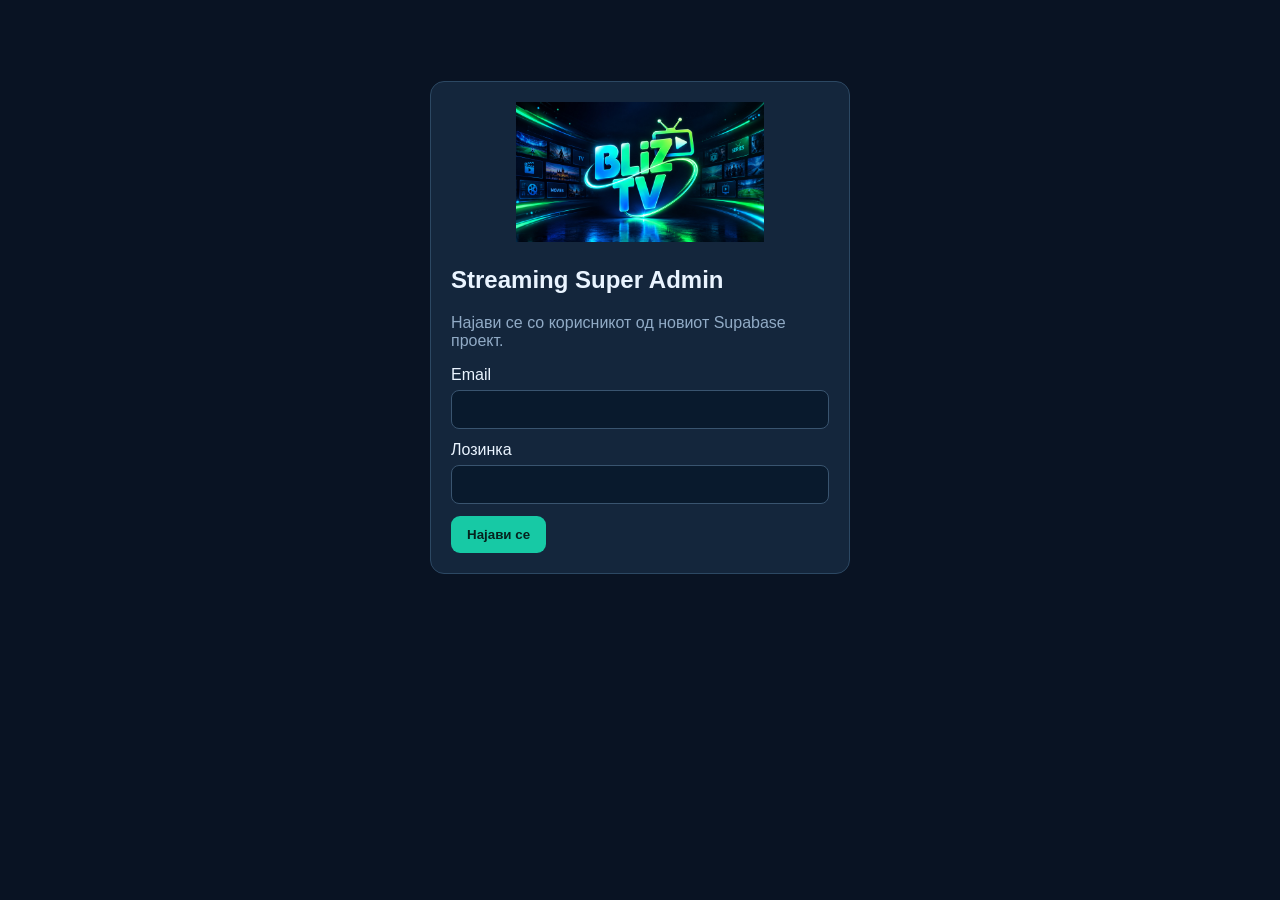
<file: stream-admin/index.html>
<!doctype html><html lang="mk"><head><meta charset="utf-8"><meta name="viewport" content="width=device-width,initial-scale=1"><title>BLiZ TV Streaming — Super Admin</title><meta name="robots" content="noindex,nofollow"><meta name="referrer" content="no-referrer"><style>
:root{font-family:Arial,system-ui,sans-serif;color:#eaf4ff;background:#091323}*{box-sizing:border-box}body{margin:0}.wrap{display:flex;min-height:100vh}aside{width:230px;background:#101e32;padding:20px;border-right:1px solid #29415b}aside img{width:100%;border-radius:12px}nav button{display:block;width:100%;text-align:left;margin:8px 0;background:transparent;color:#c7d9ec;border:0;border-radius:9px;padding:13px;cursor:pointer}nav button.active,nav button:hover{background:#1d3a57;color:#61f2cb}main{flex:1;padding:26px;min-width:0}.panel{background:#14263c;border:1px solid #2c4863;border-radius:14px;padding:20px;margin:14px 0}input,select{background:#091a2d;color:white;border:1px solid #39546f;border-radius:8px;padding:11px;width:100%;margin:6px 0 12px}button.primary{background:#17c9a5;color:#06221d;border:0;padding:11px 16px;border-radius:9px;font-weight:bold;cursor:pointer}button.secondary{background:#28435e;color:#fff;border:0;padding:8px 12px;border-radius:8px;cursor:pointer}button.danger{background:#683247;color:#fff;border:0;padding:8px 12px;border-radius:8px;cursor:pointer}button:disabled{opacity:.5}table{width:100%;border-collapse:collapse}td,th{text-align:left;padding:11px;border-bottom:1px solid #34506a;overflow-wrap:anywhere}th{color:#8eacc7}h1{margin-top:0}small,.muted{color:#91abc6}.hide{display:none!important}.actions{display:flex;gap:7px;flex-wrap:wrap}.grid{display:grid;grid-template-columns:repeat(auto-fit,minmax(220px,1fr));gap:12px}.status{padding:10px;border-radius:8px;margin:10px 0;background:#25425b;white-space:pre-wrap}.error{background:#642f3b}#auth{max-width:420px;margin:9vh auto}#auth img{width:100%;max-height:140px;object-fit:contain}label{display:block} .scroll{overflow-x:auto}@media(max-width:750px){.wrap{display:block}aside{width:auto}nav{display:flex;flex-wrap:wrap}nav button{width:auto}main{padding:14px}}
#globalSearchResults{display:grid;gap:8px} .search-result{width:100%;text-align:left;background:#102b43;border:1px solid #34506a;border-radius:10px;padding:12px;color:#eaf4ff;cursor:pointer}.search-result:hover,.search-result:focus{border-color:#17c9a5;background:#1b3d55}.search-result small{display:block;margin-top:5px}.detail-card{background:#0e2035;border:1px solid #39546f;border-radius:12px;padding:18px;margin-top:14px}.detail-card h3{margin-top:0}.detail-grid{display:grid;grid-template-columns:repeat(auto-fit,minmax(170px,1fr));gap:10px}.detail-grid>div{padding:12px;border:1px solid #39546f;border-radius:9px}.tree-line{padding:7px 0;border-bottom:1px solid #27435d} </style></head><body>
<section id="auth" class="panel"><img src="logo.jpg" alt="BLiZ TV"><h2>Streaming Super Admin</h2><p class="muted">Најави се со корисникот од новиот Supabase проект.</p><form id="login"><label>Email<input id="email" type="email" required autocomplete="username"></label><label>Лозинка<input id="password" type="password" required autocomplete="current-password"></label><button class="primary" type="submit">Најави се</button></form><div id="authMsg" class="status hide"></div></section>
<div id="app" class="wrap hide"><aside><img src="logo.jpg" alt="BLiZ TV"><h3>STREAMING CONTROL</h3><p class="muted" id="who"></p><nav><button data-tab="dashboard" class="active">▣ Dashboard</button><button data-tab="categories">▤ Categories</button><button data-tab="channels">▣ Live Channels</button><button data-tab="m3uImport">⇧ M3U Import</button><button data-tab="m3uSources">↻ M3U Sources</button><button data-tab="packages">▦ TV Packages</button><button data-tab="resellers">♙ Resellers</button><button data-tab="clients">♧ Clients</button><button data-tab="billing">◈ Subscriptions</button><button data-tab="history">▤ Credit History</button><button data-tab="trials">◷ Trial Management</button></nav><button id="logout" class="secondary">Одјави се</button></aside><main><h1 id="heading">Dashboard</h1><div class="panel" id="globalSearchPanel"><h3>🔎 Универзално пребарување</h3><label for="globalSearch">Реселер, подреселер или клиент</label><input id="globalSearch" type="search" placeholder="Пример: Toni, rade, TEST-RESELLER" maxlength="120" autocomplete="off"><p id="globalSearchInfo" class="muted">Внеси име за пребарување низ мрежата.</p><div id="globalSearchResults"></div><div id="globalSearchDetail" class="hide"></div></div><div id="notice" class="status hide"></div><section id="dashboard" class="page"><div class="grid"><div class="panel"><h2 id="countCats">0</h2>Категории</div><div class="panel"><h2 id="countChannels">0</h2>Канали</div><div class="panel"><h2 id="countResellers">0</h2>Реселери</div><div class="panel"><h2 id="countClients">0</h2>Клиенти</div></div><div class="grid" aria-label="Дополнителна статистика"><div class="panel"><h2 id="dashActiveClients">—</h2>Активни претплати</div><div class="panel"><h2 id="dashExpiredClients">—</h2>Истечени претплати</div><div class="panel"><h2 id="dashCredits">—</h2>Кредити кај реселери</div><div class="panel"><h2 id="dashTrialsToday">—</h2>Тестови денес (UTC)</div></div><div class="panel"><h3>⚠ Претплати што истекуваат наскоро</h3><div class="grid"><div><h2 id="exp1">0</h2>Денес / до 1 ден</div><div><h2 id="exp3">0</h2>До 3 дена</div><div><h2 id="exp7">0</h2>До 7 дена</div></div><p class="muted">Бројките се пресметани од последните 500 вчитани претплати.</p></div><div class="panel"><h3>Краток преглед на клиенти</h3><p class="muted">Последни 100 од вчитаните клиентски претплати. За пребарување користи ја лупата погоре.</p><div class="scroll"><table><thead><tr><th>Клиент</th><th>Реселер</th><th>Вкупно месеци</th><th>Истекува</th><th>Статус</th></tr></thead><tbody id="dashClientRows"></tbody></table></div><p id="dashSearchInfo" class="muted"></p></div><div class="panel"><h3>Реселерска мрежа</h3><p class="muted">Приказ на директниот родител, салдото и статусот. Сите нивоа се вклучени.</p><div class="scroll"><table><thead><tr><th>Реселер</th><th>Родител</th><th>Кредити</th><th>Статус</th></tr></thead><tbody id="dashResellerRows"></tbody></table></div></div><div class="panel"><h3>BLiZ TV Streaming v13</h3><p>Поврзано со независниот Supabase проект. Ова е управување со метаподатоци — не е стриминг сервер.</p><button class="primary" id="refresh">Освежи податоци</button></div></section>
<section id="categories" class="page hide"><div class="panel"><h3>Додај категорија</h3><form id="catForm"><div class="grid"><label>Име<input id="catName" required maxlength="120" placeholder="MK | Sports"></label><label>Тип<select id="catType"><option value="live">Live TV</option><option value="movie">Movies</option><option value="series">Series</option></select></label><label>Редослед<input id="catSort" type="number" value="0"></label></div><button class="primary">Зачувај категорија</button></form></div><div class="panel scroll"><h3>Категории</h3><table><thead><tr><th>Име</th><th>Тип</th><th>Редослед</th><th>Акција</th></tr></thead><tbody id="catRows"></tbody></table></div></section>
<section id="channels" class="page hide"><div class="panel" id="v17Editor"><h3>🌍 Advanced Channel Editor — v18</h3><p class="muted">Уредувај зачувани канали по држава и група. Преместувањето не ги менува ТВ-пакетите на клиентите.</p><div class="grid"><label>Пребарај канал<input id="v17Search" type="search" placeholder="Име на канал"></label><label>Држава<select id="v17CountryFilter"></select></label><label>Група<select id="v17GroupFilter"></select></label></div><div class="actions"><label style="display:flex;align-items:center;gap:8px"><input type="checkbox" id="v17All" style="width:auto"> Означи ги видливите</label><button type="button" id="v17Clear" class="secondary">Одштиклирај</button><button type="button" id="v18Delete" class="danger">Избриши означени</button><button type="button" id="v18Reload" class="secondary">Освежи канали</button></div><div class="scroll"><table><thead><tr><th>✓</th><th>Канал</th><th>Држава</th><th>Група</th><th>Уреди</th></tr></thead><tbody id="v17Rows"></tbody></table></div><p id="v17Count" class="muted"></p><p id="v18LoadInfo" class="muted">Се вчитуваат каналите во страници од Supabase.</p><h4>Масовно преместување / нова група</h4><div class="grid"><label>Држава<select id="v17TargetCountry"></select></label><label>Група (постоечка или нова)<input id="v17TargetGroup" maxlength="90" list="v17GroupNames" placeholder="Sport, News, Movies..."><datalist id="v17GroupNames"></datalist></label></div><button type="button" id="v17Move" class="primary">Премести ги означените канали</button><p id="v17Info" class="muted"></p></div><div class="panel"><h3>Додај канал</h3><form id="channelForm"><div class="grid"><label>Име<input id="channelName" required maxlength="150"></label><label>Категорија<select id="channelCategory"></select></label><label>Stream URL (само дозволен извор)<input id="channelUrl" type="url" placeholder="https://..."></label><label>Лого URL<input id="channelLogo" type="url" placeholder="https://..."></label><label>EPG ID<input id="channelEpg" maxlength="200"></label><label>Статус<select id="channelActive"><option value="false">Неактивен</option><option value="true">Активен</option></select></label></div><button class="primary">Зачувај канал</button></form></div><div class="panel scroll"><h3>Канали</h3><table><thead><tr><th>Име</th><th>Категорија</th><th>Статус</th><th>Акција</th></tr></thead><tbody id="channelRows"></tbody></table></div></section>
<section id="m3uImport" class="page hide">
<div class="panel"><h3>📥 M3U Import — v16.1 · Држави и групи</h3><p class="muted">Увези само листи за кои имаш право на користење. Прво прегледај, потоа означи канали и увези. URL мора да дозволува CORS; не се испраќаат лозинки до посреднички сервер.</p>
<div class="grid"><label>M3U URL<input id="m15Url" type="url" placeholder="https://example.com/list.m3u"></label><label>M3U / M3U8 датотека<input id="m15File" type="file" accept=".m3u,.m3u8,text/plain,audio/x-mpegurl,application/vnd.apple.mpegurl"></label></div>
<div class="actions"><button id="m15ReadUrl" type="button" class="secondary">Прочитај URL</button><button id="m15ReadFile" type="button" class="secondary">Прочитај датотека</button></div><p id="m15Notice" class="muted" aria-live="polite"></p></div>
<div class="panel"><h3>Преглед пред увоз</h3><div class="grid"><label>Пребарај<input id="m15Search" placeholder="Име или категорија"></label><label>Додади во ТВ-пакети (Ctrl/⌘ за повеќе)<select id="m15Packages" multiple size="5" style="min-height:125px"></select></label></div>
<div class="panel" style="margin:12px 0"><h3>🗂 Автоматско групирање по категории</h3><p class="muted">Предлог според group-title од M3U, потоа името на каналот. За секоја група избери ТВ-пакет или „Без автоматско доделување“. Прегледај пред увоз; постојните пакети не се бришат.</p><div class="actions"><button type="button" id="m16Suggest" class="secondary">Предложи пакети автоматски</button><button type="button" id="m16Reset" class="secondary">Исчисти предлози</button></div><div id="m16Groups" class="scroll"></div><p id="m16Info" class="muted"></p></div>
<div class="panel" style="margin:12px 0"><h3>🌍 Организација по држави</h3><p class="muted">Државата се препознава од group-title и ознаките во името. Непознатите одат во Other. Пред увоз можеш да смениш држава и група за секој канал. Пакетите се одвоени од оваа организација.</p><label style="display:flex;align-items:center;gap:8px"><input type="checkbox" id="m161CreatePackages" style="width:auto"> Создај недостасувачки ТВ-пакети според групите при увоз (по потврда)</label><p id="m161CountryInfo" class="muted"></p></div><div class="actions"><label style="display:flex;gap:8px;align-items:center"><input id="m15All" type="checkbox" style="width:auto"> Означи ги видливите</label><button id="m15Clear" type="button" class="secondary">Одштиклирај</button><button id="m15Import" type="button" class="primary">Увези означени канали</button></div>
<div class="scroll"><table><thead><tr><th>✓</th><th>Канал</th><th>Држава</th><th>Група (може да се смени)</th><th>Статус</th></tr></thead><tbody id="m15Rows"></tbody></table></div></div></section>
<section id="m3uSources" class="page hide"><div class="panel"><h3>↻ M3U Sources — v19.1</h3><p class="muted">Регистар на извори. Линковите можат да содржат пристапни податоци: не ги споделувај. Серверската синхронизација се активира посебно преку Edge Function и безбеден распоред; самото зачувување извор не ја стартува.</p><form id="v19Form"><div class="grid"><label>Име на извор<input id="v19Name" required maxlength="120" placeholder="Мој M3U извор"></label><label>HTTPS M3U URL<input id="v19Url" required type="url" placeholder="https://provider.example/playlist.m3u"></label><label>Интервал<select id="v19Hours"><option value="6">6 часа</option><option value="12">12 часа</option><option value="24" selected>24 часа</option></select></label></div><div class="actions"><button class="primary" type="submit">Зачувај извор</button><button type="button" id="v19Reload" class="secondary">Освежи листа</button></div></form><p class="muted" id="v19Status"></p></div><div class="panel scroll"><h3>Регистрирани извори</h3><table><thead><tr><th>Име</th><th>Интервал</th><th>Последен обид</th><th>Статус</th><th>Акции</th></tr></thead><tbody id="v19Rows"></tbody></table></div></section>
<section id="packages" class="page hide">
<div class="panel"><h3>📦 TV Packages — v14</h3><p class="muted">Еден канал може да припаѓа на повеќе пакети. Промените се зачувуваат во Supabase по извршување на SETUP-v13.sql.</p>
<form id="packageForm"><div class="grid"><label>Име на пакет<input id="packageName" maxlength="120" required placeholder="Sport, Balkan, All Channels"></label><label>Опис<input id="packageDescription" maxlength="500" placeholder="Опционално"></label></div><button class="primary">Создај пакет</button></form><p id="packageNotice" class="muted"></p></div>
<div class="panel scroll"><h3>Постојни пакети</h3><table><thead><tr><th>Пакет</th><th>Канали</th><th>Статус</th><th>Акции</th></tr></thead><tbody id="packageRows"></tbody></table></div>
<div class="panel"><h3>🔐 Дозволени пакети за реселери</h3><p class="muted">Избери реселер, означи ги пакетите со квадратчиња и зачувај ги сите промени одеднаш. Дозволите не се пренесуваат автоматски на подреселерите.</p><label>Реселер<select id="v14GrantReseller"></select></label><div class="actions" style="margin:12px 0"><label style="display:inline-flex;align-items:center;gap:8px"><input type="checkbox" id="v141SelectAll" style="width:auto"> Избери ги сите</label><button type="button" class="secondary" id="v141ClearAll">Одштиклирај ги сите</button></div><div id="v141PackageChecks" style="display:grid;grid-template-columns:repeat(auto-fit,minmax(210px,1fr));gap:10px;margin:12px 0"></div><button type="button" class="primary" id="v141SaveGrants">Зачувај дозволи</button><p id="v141GrantInfo" class="muted"></p></div><div class="panel"><h3>📺 Додели канал во пакет</h3><form id="packageChannelForm"><div class="grid"><label>Пакет<select id="packageChannelPackage" required></select></label><label>Канал<select id="packageChannelChannel" required></select></label></div><button class="primary">Додели канал</button></form><h4>Канали во избраниот пакет</h4><div id="packageChannelRows"></div></div>
<div class="panel"><h3>👤 Пакети на клиентска претплата</h3><p class="muted">Избери постојна претплата и додели ТВ-пакети. Потоа создај клиентски линк преку „M3U пристап“.</p><form id="packageAssignForm"><div class="grid"><label>Клиентска претплата<select id="packageAssignClient" required></select></label><label>ТВ-пакет<select id="packageAssignPackage" required></select></label></div><button class="primary">Додели пакет на клиент</button></form><h4>Доделени пакети на избраниот клиент</h4><div id="packageAssignedRows"></div></div></section>
<section id="resellers" class="page hide"><div class="panel"><h3>Додај реселер</h3><p class="muted">Прво создади корисник во Supabase → Authentication → Users → Add user, потоа копирај го неговиот User UID. Не внесувај лозинки во овој панел.</p><form id="resellerForm"><div class="grid"><label>Име на реселер<input id="resellerName" maxlength="120" required placeholder="Reseller MK"></label><label>User UID од Supabase<input id="resellerUid" required placeholder="xxxxxxxx-xxxx-xxxx-xxxx-xxxxxxxxxxxx" pattern="[0-9a-fA-F]{8}-[0-9a-fA-F]{4}-[0-9a-fA-F]{4}-[0-9a-fA-F]{4}-[0-9a-fA-F]{12}"></label><label>Почетни кредити<input id="resellerCredits" type="number" min="0" max="1000000" step="1" value="0" required></label></div><button class="primary" type="submit">Додај реселер</button></form></div><div class="panel scroll"><h3>Листа на реселери</h3><label>Пребарај реселери<input id="resellerSearch" type="search" placeholder="Име или User UID"></label><p class="muted">Кредитите се ажурираат преку серверски функции со историја на промени.</p><table><thead><tr><th>Име</th><th>User UID</th><th>Кредити</th><th>Статус</th><th>Акции</th></tr></thead><tbody id="resellerRows"></tbody></table></div></section><section id="billing" class="page hide"><div class="panel"><h3>Клиентска претплата (евиденција)</h3><p class="muted">Одзема кредити: 1 месец=1, 3=3, 6=6, 12=10. По создавање додели пакети и избери „M3U пристап“. За бесплатна проба користи Trial Management.</p><form id="adminSubscription"><label>Реселер<select id="adminSubOwner"></select></label><label>Клиент (име/ознака)<input id="adminSubLabel" required maxlength="120"></label><label>Времетраење<select id="adminSubMonths"><option value="1">1 месец — 1 кредит</option><option value="3">3 месеци — 3 кредити</option><option value="6">6 месеци — 6 кредити</option><option value="12">12 месеци — 10 кредити</option></select></label><button class="primary">Активирај запис и одземи кредити</button></form></div><div class="panel"><h3>Претплати</h3><table><thead><tr><th>Клиент</th><th>Реселер</th><th>Вкупно месеци</th><th>Истекува</th><th>Акција</th></tr></thead><tbody id="adminSubRows"></tbody></table></div></section><section id="history" class="page hide"><div class="panel scroll"><h3>Credit History — последни 200 (трансфери, претплати, продолжувања)</h3><table><thead><tr><th>Датум</th><th>Реселер</th><th>Промена</th><th>Причина</th></tr></thead><tbody id="adminLedgerRows"></tbody></table></div></section><section id="clients" class="page hide"><div class="panel"><h3>Clients Management — претплати</h3><div class="grid"><label>Реселер<select id="clientOwnerFilter"><option value="">Сите реселери</option></select></label><label>Статус<select id="clientStatusFilter"><option value="">Сите</option><option value="active">Активни</option><option value="expired">Истечени</option></select></label></div><p id="clientFilterInfo" class="muted"></p><p class="muted">Сите клиентски записи и нивните истекувања. Продолжување се врши на истиот запис. Ова не е активна IPTV линија и не чува лозинки.</p><div class="scroll"><table><thead><tr><th>Клиент</th><th>Реселер</th><th>Истекува</th><th>Статус</th><th>Акција</th></tr></thead><tbody id="adminClientRows"></tbody></table></div></div></section><section id="trials" class="page hide"><div class="panel"><h3>Тестови — Super Admin</h3><p class="muted">Твоите тестови се неограничени. Секој реселер има 100 тестови дневно (UTC); неискористените не се пренесуваат. Ова се записи за тестови, не активни IPTV линии.</p><form id="trialForm"><div class="grid"><label>За кого<select id="trialReseller"><option value="">Јас — Super Admin</option></select></label><label>Времетраење<select id="trialHours"><option value="12">12 часа</option><option value="24" selected>24 часа</option><option value="48">48 часа</option><option value="72">72 часа</option></select></label><label>Забелешка<input id="trialNote" maxlength="250" placeholder="Опционално"></label></div><button class="primary">Создај тест запис</button></form></div><div class="panel"><h3>Дозволи за реселер</h3><p class="muted">Избери реселер, дозволени часови и дополнителни тестови. Стандардно е дозволено само 24 часа.</p><label>Реселер<select id="settingsReseller"></select></label><div class="grid"><label><input type="checkbox" class="hourCheck" value="12"> 12 часа</label><label><input type="checkbox" class="hourCheck" value="24" checked> 24 часа</label><label><input type="checkbox" class="hourCheck" value="48"> 48 часа</label><label><input type="checkbox" class="hourCheck" value="72"> 72 часа</label></div><label>Дополнителни тестови (салдо)<input id="bonusTests" type="number" min="0" step="1" value="0"></label><button id="saveTrialSettings" class="primary" type="button">Зачувај дозволи</button></div><div class="panel scroll"><h3>Последни тестови</h3><table><thead><tr><th>Реселер</th><th>Часови</th><th>Создаден</th><th>Истекува</th><th>Тип</th><th>Тест URL</th></tr></thead><tbody id="trialRows"></tbody></table></div></section></main></div><section id="resellerApp" class="wrap hide"><aside><img src="logo.jpg" alt="BLiZ TV"><h3>RESELLER PORTAL</h3><p id="resellerWho" class="muted"></p><button id="resellerLogout" class="secondary">Одјави се</button></aside><main><h1>Мој реселерски панел</h1><div id="resellerNotice" class="status hide"></div><div class="grid"><div class="panel"><h2 id="myCredits">—</h2>Кредити (информативно)</div><div class="panel"><h2 id="myTrials">—</h2>Преостанати дневни тестови (UTC)</div><div class="panel"><h2 id="myBonus">—</h2>Дополнителни тестови</div></div><div class="panel"><h3>Создај бесплатен тест</h3><p class="muted">Ова не активира ТВ стрим или клиентска линија.</p><form id="myTrialForm"><label>Времетраење<select id="myTrialHours"></select></label><label>Забелешка<input id="myTrialNote" maxlength="250"></label><button class="primary">Создај бесплатен тест</button></form></div><div class="panel scroll"><h3>Мои последни тестови</h3><table><thead><tr><th>Часови</th><th>Создаден</th><th>Истекува</th><th>Тип</th><th>Тест URL</th></tr></thead><tbody id="myTrialRows"></tbody></table></div><div class="panel"><h3>Мои подреселери</h3><p class="muted">Создади корисник во Supabase Authentication, потоа внеси го UID. Нов подреселер почнува со 0 кредити и 100 тестови дневно.</p><form id="childForm"><label>Име<input id="childName" required maxlength="120"></label><label>User UID<input id="childUid" required pattern="[0-9a-fA-F-]{36}"></label><button class="primary">Додај подреселер</button></form><table><thead><tr><th>Име</th><th>Кредити</th><th>Префрли кредити</th></tr></thead><tbody id="childRows"></tbody></table></div><div class="panel"><h3>Клиентска претплата</h3><p class="muted">Претплатата одзема кредити. Потоа додели пакети и создај M3U пристап. Бесплатните тестови се создаваат одделно.</p><form id="mySubscription"><label>Клиент (име/ознака)<input id="mySubLabel" required maxlength="120"></label><label>Времетраење<select id="mySubMonths"><option value="1">1 месец — 1 кредит</option><option value="3">3 месеци — 3 кредити</option><option value="6">6 месеци — 6 кредити</option><option value="12">12 месеци — 10 кредити</option></select></label><button class="primary">Создај претплата</button></form><table><thead><tr><th>Клиент</th><th>Вкупно месеци</th><th>Истекува</th><th>Акција</th></tr></thead><tbody id="mySubRows"></tbody></table></div><div class="panel"><h3>📦 Мои дозволени ТВ-пакети</h3><p class="muted">Пакетите ги определуваат достапните канали. Цената на претплатата останува иста без разлика на бројот на пакети. По создавање претплата, избери ја од листата и додели пакети.</p><label>Клиентска претплата<select id="v14MyClient"></select></label><label>Дозволен пакет<select id="v14MyPackage"></select></label><button type="button" class="primary" id="v14AssignBtn">Додели пакет</button><div id="v14MyAssigned"></div><p class="muted" id="v14MyInfo"></p></div><div class="panel scroll"><h3>Моја Credit History — последни 100</h3><table><thead><tr><th>Датум</th><th>Промена</th><th>Причина</th></tr></thead><tbody id="myLedgerRows"></tbody></table></div></main></section>
<script type="module">
import {createClient} from 'https://esm.sh/@supabase/supabase-js@2';
const sb=createClient('https://gxytdtvajhixpwtteryq.supabase.co','sb_publishable_u7NVIPpkWH8eWy2MlnojtA_wbEVN94m');
const $=id=>document.getElementById(id); let cats=[],channels=[],resellers=[],currentReseller=null; const tables=['bliz_stream_categories','bliz_stream_channels','bliz_stream_resellers','bliz_stream_clients'];
function message(s,bad=false,target='notice'){const el=$(target);el.textContent=s;el.classList.remove('hide');el.classList.toggle('error',bad)}
function resetAuth(){document.getElementById('playbackCredentials')?.remove();currentReseller=null;$('app').classList.add('hide');$('resellerApp').classList.add('hide');$('auth').classList.remove('hide');$('password').value=''}
function clearMessage(target='notice'){$(target).classList.add('hide')}
function node(tag,text){const n=document.createElement(tag);n.textContent=text??'';return n}
function td(tr,txt){tr.appendChild(node('td',txt))}
async function checkAdmin(){const {data,error}=await sb.rpc('bliz_stream_is_admin');if(error)throw error;if(data!==true)throw Error('Овој профил нема Super Admin дозвола. Провери дали истиот User UID е додаден во bliz_stream_admins.');}
async function load(){clearMessage();const result=await Promise.all(tables.map((t,i)=>sb.from(t).select('*',{count:'exact'}).limit(i===1?1:500)));for(let i=0;i<result.length;i++)if(result[i].error)throw Error(tables[i]+': '+result[i].error.message);cats=result[0].data||[];channels=result[1].data||[];resellers=result[2].data||[];await v18LoadAllChannels();['countCats','countChannels','countResellers','countClients'].forEach((id,i)=>$(id).textContent=result[i].count??0);renderCats();renderChannels();renderResellers();await loadTrials();await loadAdminSubs();await loadAdminHistory();await loadDashboardV9();await loadPackagesV13()}
function renderCats(){const rows=$('catRows');rows.replaceChildren();cats.sort((a,b)=>a.sort_order-b.sort_order||a.name.localeCompare(b.name)).forEach(c=>{const tr=node('tr');td(tr,c.name);td(tr,c.category_type);td(tr,c.sort_order);const cell=node('td');const del=node('button','Избриши');del.className='danger';del.onclick=async()=>{if(!confirm('Да се избрише категоријата '+c.name+'? Каналите ќе останат без категорија.'))return;const {error}=await sb.from('bliz_stream_categories').delete().eq('id',c.id);if(error)message(error.message,true);else await safeLoad()};cell.append(del);tr.append(cell);rows.append(tr)});const select=$('channelCategory');select.replaceChildren(new Option('Без категорија',''));cats.forEach(c=>select.add(new Option(c.name,c.id)))}
function renderChannels(){const rows=$('channelRows');rows.replaceChildren();channels.forEach(c=>{const tr=node('tr');td(tr,c.name);td(tr,cats.find(x=>x.id===c.category_id)?.name||'—');td(tr,c.is_active?'Активен':'Неактивен');const cell=node('td');const toggle=node('button',c.is_active?'Деактивирај':'Активирај');toggle.className='secondary';toggle.onclick=async()=>{const {error}=await sb.from('bliz_stream_channels').update({is_active:!c.is_active}).eq('id',c.id);if(error)message(error.message,true);else await safeLoad()};const del=node('button','Избриши');del.className='danger';del.onclick=async()=>{if(!confirm('Да се избрише каналот '+c.name+'?'))return;const {error}=await sb.from('bliz_stream_channels').delete().eq('id',c.id);if(error)message(error.message,true);else await safeLoad()};cell.className='actions';cell.append(toggle,del);tr.append(cell);rows.append(tr)})}
$('resellerSearch').oninput=()=>renderResellers();
function renderResellers(){const q=($('resellerSearch')?.value||'').trim().toLowerCase();const rows=$('resellerRows');rows.replaceChildren();resellers.filter(r=>!q||r.reseller_name.toLowerCase().includes(q)||r.user_id.toLowerCase().includes(q)).sort((a,b)=>a.reseller_name.localeCompare(b.reseller_name)).forEach(r=>{const tr=node('tr');td(tr,r.reseller_name);td(tr,r.user_id);td(tr,r.credits);td(tr,r.is_active?'Активен':'Неактивен');const cell=node('td');cell.className='actions';const credit=node('button','Промени кредити');credit.className='secondary';credit.onclick=async()=>{const v=prompt('Нов вкупен број кредити за '+r.reseller_name+':',String(r.credits));if(v===null)return;if(!/^\d+$/.test(v.trim())||Number(v)>1000000){message('Внеси цел број од 0 до 1000000.',true);return}const {error}=await sb.rpc('bliz_stream_admin_set_credits',{p_reseller:r.id,p_new_balance:Number(v)});if(error)message(error.message,true);else await safeLoad()};const toggle=node('button',r.is_active?'Деактивирај':'Активирај');toggle.className='secondary';toggle.onclick=async()=>{if(!confirm((r.is_active?'Да се деактивира ':'Да се активира ')+r.reseller_name+'?'))return;const {error}=await sb.from('bliz_stream_resellers').update({is_active:!r.is_active}).eq('id',r.id);if(error)message(error.message,true);else await safeLoad()};cell.append(credit,toggle);tr.append(cell);rows.append(tr)})}
async function loadTrials(){
 const sel=$('trialReseller'),cfg=$('settingsReseller'); const old=sel.value, oldCfg=cfg.value;
 sel.replaceChildren(new Option('Јас — Super Admin',''));cfg.replaceChildren();
 resellers.forEach(r=>{sel.add(new Option(r.reseller_name,r.id));cfg.add(new Option(r.reseller_name,r.id))});
 sel.value=old;cfg.value=oldCfg||resellers[0]?.id||'';
 const {data,error}=await sb.from('bliz_stream_trials').select('id,reseller_id,duration_hours,created_at,expires_at,used_bonus').order('created_at',{ascending:false}).limit(100);
 if(error){message('Trial Management бара прво да се изврши SETUP-TRIALS.sql: '+error.message,true);return}
 const rows=$('trialRows');rows.replaceChildren();(data||[]).forEach(t=>{const tr=node('tr');td(tr,resellers.find(r=>r.id===t.reseller_id)?.reseller_name||'Super Admin');td(tr,t.duration_hours);td(tr,new Date(t.created_at).toLocaleString());td(tr,new Date(t.expires_at).toLocaleString());td(tr,t.used_bonus?'Дополнителен':'Дневен');const access=node('td');access.append(trialPlaybackButton(t));tr.append(access);rows.append(tr)});
 await loadTrialSettings();
}
async function loadTrialSettings(){const id=$('settingsReseller').value;if(!id)return;const {data,error}=await sb.from('bliz_stream_trial_settings').select('allowed_hours,bonus_tests').eq('reseller_id',id).maybeSingle();if(error){message(error.message,true);return}const allowed=data?.allowed_hours||[24];document.querySelectorAll('.hourCheck').forEach(c=>c.checked=allowed.includes(Number(c.value)));$('bonusTests').value=data?.bonus_tests??0}
$('settingsReseller').onchange=loadTrialSettings;
$('saveTrialSettings').onclick=async()=>{const id=$('settingsReseller').value;if(!id){message('Прво додади реселер.',true);return}const allowed=[...document.querySelectorAll('.hourCheck:checked')].map(c=>Number(c.value));const bonus=Number($('bonusTests').value);if(!allowed.length||!Number.isSafeInteger(bonus)||bonus<0){message('Избери барем едно времетраење и валиден број дополнителни тестови.',true);return}const {error}=await sb.from('bliz_stream_trial_settings').upsert({reseller_id:id,allowed_hours:allowed,daily_limit:100,bonus_tests:bonus,updated_at:new Date().toISOString()});if(error)message(error.message,true);else message('Дозволите се зачувани.')};
$('trialForm').onsubmit=async e=>{e.preventDefault();const btn=e.target.querySelector('button');btn.disabled=true;try{const {data,error}=await sb.rpc('bliz_stream_issue_trial',{p_reseller_id:$('trialReseller').value||null,p_hours:Number($('trialHours').value),p_note:$('trialNote').value});if(error)throw error;message('Тестот е создаден. Избери ТВ-пакет за бесплатен M3U пристап.');$('trialNote').value='';await loadTrials();await openTrialPlayback(data,null)}catch(err){message(err.message,true)}finally{btn.disabled=false}};
async function safeLoad(){try{await load()}catch(e){message(e.message,true)}}
async function showApp(user){
 const {data:admin,error:ae}=await sb.rpc('bliz_stream_is_admin');if(ae)throw ae;
 if(!admin){const {data:r,error:re}=await sb.from('bliz_stream_resellers').select('id,reseller_name,credits,is_active').eq('user_id',user.id).maybeSingle();if(re)throw re;if(!r||!r.is_active)throw Error('Немаш активен реселерски профил.');currentReseller=r;$('auth').classList.add('hide');$('app').classList.add('hide');$('resellerApp').classList.remove('hide');$('resellerWho').textContent=(user.email||'')+' · '+r.reseller_name;await loadMyReseller();await loadChildrenAndSubs();return;}
 $('resellerApp').classList.add('hide');await checkAdmin();$('who').textContent=user.email||'';$('auth').classList.add('hide');$('app').classList.remove('hide');await safeLoad()}

async function loadMyReseller(){
 const r=currentReseller;if(!r)return;
 const {data:profile,error:pe}=await sb.from('bliz_stream_resellers').select('credits,is_active').eq('id',r.id).single();if(pe)throw pe;
 if(!profile.is_active)throw Error('Реселерот е деактивиран.');
 $('myCredits').textContent=profile.credits;
 const {data:cfg,error:ce}=await sb.from('bliz_stream_trial_settings').select('allowed_hours,daily_limit,bonus_tests').eq('reseller_id',r.id).maybeSingle();if(ce)throw ce;
 const hours=cfg?.allowed_hours||[24];$('myTrialHours').replaceChildren(...hours.sort((a,b)=>a-b).map(h=>new Option(h+' часа',String(h))));
 const start=new Date();start.setUTCHours(0,0,0,0);const end=new Date(start.getTime()+86400000);
 const {data:all,error:te}=await sb.from('bliz_stream_trials').select('id,duration_hours,created_at,expires_at,used_bonus').eq('reseller_id',r.id).order('created_at',{ascending:false}).limit(100);if(te)throw te;
 const {count,error:co}=await sb.from('bliz_stream_trials').select('id',{count:'exact',head:true}).eq('reseller_id',r.id).eq('used_bonus',false).gte('created_at',start.toISOString()).lt('created_at',end.toISOString());if(co)throw co;
 $('myTrials').textContent=Math.max(0,(cfg?.daily_limit??100)-(count??0))+' / '+(cfg?.daily_limit??100);$('myBonus').textContent=cfg?.bonus_tests??0;
 $('myTrialRows').replaceChildren();(all||[]).forEach(t=>{const tr=node('tr');td(tr,t.duration_hours);td(tr,new Date(t.created_at).toLocaleString());td(tr,new Date(t.expires_at).toLocaleString());td(tr,t.used_bonus?'Дополнителен':'Дневен');const access=node('td');access.append(trialPlaybackButton(t));tr.append(access);$('myTrialRows').append(tr)});
}
$('myTrialForm').onsubmit=async e=>{e.preventDefault();const btn=e.target.querySelector('button');btn.disabled=true;try{const {data,error}=await sb.rpc('bliz_stream_issue_trial',{p_reseller_id:currentReseller.id,p_hours:Number($('myTrialHours').value),p_note:$('myTrialNote').value});if(error)throw error;message('Тестот е создаден. Избери ТВ-пакет за бесплатен M3U пристап.',false,'resellerNotice');$('myTrialNote').value='';await loadMyReseller();await loadChildrenAndSubs();await openTrialPlayback(data,null)}catch(err){message(err.message,true,'resellerNotice')}finally{btn.disabled=false}};

$('login').onsubmit=async e=>{e.preventDefault();clearMessage('authMsg');const btn=e.target.querySelector('button');btn.disabled=true;try{const {data,error}=await sb.auth.signInWithPassword({email:$('email').value.trim(),password:$('password').value});if(error)throw error;await showApp(data.user)}catch(err){resetAuth();message(err.message,true,'authMsg');await sb.auth.signOut({scope:'local'})}finally{btn.disabled=false}};
$('resellerLogout').onclick=async()=>{await sb.auth.signOut();currentReseller=null;$('resellerApp').classList.add('hide');$('auth').classList.remove('hide');$('password').value=''};
$('logout').onclick=async()=>{await sb.auth.signOut();$('app').classList.add('hide');$('auth').classList.remove('hide');$('password').value=''};
document.querySelectorAll('nav button').forEach(b=>b.onclick=()=>{document.querySelectorAll('nav button').forEach(x=>x.classList.remove('active'));b.classList.add('active');document.querySelectorAll('.page').forEach(x=>x.classList.add('hide'));$(b.dataset.tab).classList.remove('hide');$('heading').textContent=b.textContent.trim()});
$('refresh').onclick=safeLoad;
$('catForm').onsubmit=async e=>{e.preventDefault();const payload={name:$('catName').value.trim(),category_type:$('catType').value,sort_order:Number($('catSort').value)||0};if(!payload.name)return;const {error}=await sb.from('bliz_stream_categories').insert(payload);if(error)message(error.message,true);else{e.target.reset();message('Категоријата е зачувана.');await safeLoad()}};
$('resellerForm').onsubmit=async e=>{e.preventDefault();const payload={reseller_name:$('resellerName').value.trim(),user_id:$('resellerUid').value.trim().toLowerCase(),credits:Number($('resellerCredits').value),is_active:true};if(!payload.reseller_name||!Number.isInteger(payload.credits)||payload.credits<0||payload.credits>1000000)return;if(resellers.some(r=>r.user_id===payload.user_id)){message('Овој User UID веќе е поврзан со реселер.',true);return}const {error}=await sb.from('bliz_stream_resellers').insert(payload);if(error)message('Реселерот не е додаден: '+error.message,true);else{e.target.reset();message('Реселерот е додаден.');await safeLoad()}};
$('channelForm').onsubmit=async e=>{e.preventDefault();const payload={name:$('channelName').value.trim(),category_id:$('channelCategory').value||null,stream_url:$('channelUrl').value.trim()||null,logo_url:$('channelLogo').value.trim()||null,epg_id:$('channelEpg').value.trim()||null,is_active:$('channelActive').value==='true'};if(!payload.name)return;const {error}=await sb.from('bliz_stream_channels').insert(payload);if(error)message(error.message,true);else{e.target.reset();message('Каналот е зачуван.');await safeLoad()}};

const expiryText=x=>new Date(x).toLocaleString();
const expiryStatus=x=>new Date(x).getTime()>Date.now()?'Активна':'Истечена';
const daysRemaining=x=>Math.ceil((new Date(x).getTime()-Date.now())/86400000);
function expiryBadge(x){const d=daysRemaining(x);return d<0?'Истечена':d===0?'Истекува денес':d<=7?'⚠ Истекува за '+d+' д.':'Активна'}
const reasons={transfer_in:'Примен трансфер',transfer_out:'Испратен трансфер',subscription:'Нова претплата',renewal:'Продолжување',admin_adjustment:'Админ корекција'};
async function renewSubscription(sub, isAdmin=false){
 const monthsText=prompt('Продолжи '+sub.client_label+' за колку месеци? Внеси 1, 3, 6 или 12:','1');
 if(monthsText===null)return;
 if(!['1','3','6','12'].includes(monthsText.trim())){message('Дозволени се 1, 3, 6 или 12 месеци.',true,isAdmin?'notice':'resellerNotice');return}
 const months=Number(monthsText.trim()),cost=months===12?10:months;
 if(!confirm('Продолжување за '+months+' месеци ќе одземе '+cost+' кредити. Да продолжам?'))return;
 const {data,error}=await sb.rpc('bliz_stream_renew_subscription',{p_subscription:sub.id,p_months:months});
 if(error){message(error.message,true,isAdmin?'notice':'resellerNotice');return}
 message('Успешно продолжено. Нов датум на истекување: '+expiryText(data),false,isAdmin?'notice':'resellerNotice');
 if(isAdmin)await safeLoad();else{await loadMyReseller();await loadChildrenAndSubs()}
}
function renewButton(sub,admin){const b=node('button','Продолжи');b.className='secondary';b.onclick=()=>renewSubscription(sub,admin);return b}
let dashClients=[];
function renderDashClients(){
 const matches=dashClients;
 const rows=$('dashClientRows');rows.replaceChildren();matches.slice(0,100).forEach(x=>{const tr=node('tr');const r=resellers.find(y=>y.id===x.reseller_id);td(tr,x.client_label);td(tr,r?.reseller_name||'—');td(tr,x.duration_months);td(tr,expiryText(x.expires_at));td(tr,expiryBadge(x.expires_at));rows.append(tr)});
 $('dashSearchInfo').textContent=matches.length+' пронајдени'+(matches.length>100?' — прикажани првите 100':'')+' (пребарување во последните 500 претплати).';
}

// v11: global lookup uses only data the signed-in administrator is already authorized to read.
// Client search is limited to the latest 500 loaded subscriptions; never expose credentials.
function hierarchy(r){const path=[],seen=new Set();let current=r;while(current&&!seen.has(current.id)){seen.add(current.id);path.unshift(current);current=resellers.find(x=>x.id===current.parent_reseller_id)}return path}
function globalMatches(){const q=$('globalSearch').value.trim().toLocaleLowerCase();if(!q)return[];return [...resellers.filter(r=>r.reseller_name.toLocaleLowerCase().includes(q)||r.user_id.toLocaleLowerCase().includes(q)).map(r=>({kind:'reseller',value:r})),...dashClients.filter(c=>c.client_label.toLocaleLowerCase().includes(q)).map(c=>({kind:'client',value:c}))].slice(0,100)}
function renderGlobalSearch(){const box=$('globalSearchResults');box.replaceChildren();$('globalSearchDetail').classList.add('hide');$('globalSearchDetail').replaceChildren();const q=$('globalSearch').value.trim();if(!q){$('globalSearchInfo').textContent='Внеси име за пребарување низ мрежата.';return}const hits=globalMatches();$('globalSearchInfo').textContent=hits.length+' резултати (клиентите се пребаруваат во последните 500 претплати).';for(const hit of hits){const r=hit.kind==='reseller'?hit.value:resellers.find(x=>x.id===hit.value.reseller_id);const label=hit.kind==='client'?'Клиент':hit.value.parent_reseller_id?'Подреселер':'Реселер';const b=node('button');b.className='search-result';b.append(document.createTextNode((hit.value.reseller_name||hit.value.client_label)+' · '+label));const sm=node('small','Под кого: '+(hit.kind==='client'?(r?.reseller_name||'—'):(resellers.find(x=>x.id===hit.value.parent_reseller_id)?.reseller_name||'Super Admin')));b.append(sm);b.onclick=()=>showGlobalDetail(hit);box.append(b)}}
function showGlobalDetail(hit){const box=$('globalSearchDetail');box.replaceChildren();box.classList.remove('hide');const item=hit.value;const r=hit.kind==='reseller'?item:resellers.find(x=>x.id===item.reseller_id);const card=node('div');card.className='detail-card';const h=node('h3',hit.kind==='client'?'Клиент: '+item.client_label:'Реселер: '+item.reseller_name);card.append(h);const grid=node('div');grid.className='detail-grid';function field(k,v){const d=node('div');const label=node('small',k);const val=node('div',String(v));d.append(label,val);grid.append(d)}if(hit.kind==='client'){field('Улога','Клиент');field('Под реселер',r?.reseller_name||'—');field('Купени месеци',item.duration_months);field('Истекува',expiryText(item.expires_at));field('Статус',expiryBadge(item.expires_at));field('Преостанати денови',Math.max(0,daysRemaining(item.expires_at)));field('ID на запис',item.id||'—');field('ТВ-пакети',v13Assignments.filter(a=>a.subscription_id===item.id).map(a=>v13Packages.find(p=>p.id===a.package_id)?.name).filter(Boolean).join(', ')||'Нема доделени')}else{const direct=resellers.filter(x=>x.parent_reseller_id===r.id);const descendants=resellers.filter(x=>hierarchy(x).some(p=>p.id===r.id)&&x.id!==r.id);field('Улога',r.parent_reseller_id?'Подреселер':'Реселер');field('Родител',resellers.find(x=>x.id===r.parent_reseller_id)?.reseller_name||'Super Admin');field('Кредити',r.credits);field('Статус',r.is_active?'Активен':'Неактивен');field('Директни подреселери',direct.length);field('Мрежа (подреселери)',descendants.length);field('Клиенти во вчитани записи',dashClients.filter(c=>c.reseller_id===r.id).length);field('Активни клиенти',dashClients.filter(c=>c.reseller_id===r.id&&daysRemaining(c.expires_at)>=0).length);const trail=node('div');trail.className='tree-line';trail.textContent='Хиерархија: Super Admin → '+hierarchy(r).map(x=>x.reseller_name).join(' → ');card.append(grid,trail);const network=node('div');network.className='tree-line';network.textContent='Подреселери: '+(descendants.map(x=>x.reseller_name).join(', ')||'Нема');card.append(network);const members=node('div');members.className='tree-line';const title=node('h4','Клиенти на реселерот (последни 500 вчитани претплати)');members.append(title);const mine=dashClients.filter(c=>c.reseller_id===r.id);if(!mine.length)members.append(node('p','Нема вчитани клиентски записи.'));for(const c of mine.slice(0,50)){const b=node('button',c.client_label+' · '+expiryBadge(c.expires_at)+' · '+expiryText(c.expires_at));b.className='search-result';b.onclick=()=>showGlobalDetail({kind:'client',value:c});members.append(b)}card.append(members)}if(hit.kind==='client')card.append(grid);const close=node('button','Затвори детали');close.className='secondary';close.onclick=()=>box.classList.add('hide');card.append(close);box.append(card)}
$('globalSearch').addEventListener('input',renderGlobalSearch);
async function loadDashboardV9(){
 const now=new Date(),start=new Date(now);start.setUTCHours(0,0,0,0);const end=new Date(start.getTime()+86400000);
 const requests=await Promise.all([
  sb.from('bliz_stream_subscriptions').select('id',{count:'exact',head:true}).gt('expires_at',now.toISOString()),
  sb.from('bliz_stream_subscriptions').select('id',{count:'exact',head:true}).lte('expires_at',now.toISOString()),
  sb.from('bliz_stream_trials').select('id',{count:'exact',head:true}).gte('created_at',start.toISOString()).lt('created_at',end.toISOString()),
  sb.from('bliz_stream_subscriptions').select('client_label,reseller_id,duration_months,expires_at').order('created_at',{ascending:false}).limit(500)
 ]);
 for(const result of requests)if(result.error)throw result.error;
 $('dashActiveClients').textContent=requests[0].count??0;
 $('dashExpiredClients').textContent=requests[1].count??0;
 $('dashTrialsToday').textContent=requests[2].count??0;
 $('dashCredits').textContent=resellers.reduce((n,r)=>n+Number(r.credits||0),0).toLocaleString();
 dashClients=requests[3].data||[];for(const [id,n] of [['exp1',1],['exp3',3],['exp7',7]])$(id).textContent=dashClients.filter(c=>daysRemaining(c.expires_at)>=0&&daysRemaining(c.expires_at)<=n).length;renderDashClients();renderGlobalSearch();
 const rows=$('dashResellerRows');rows.replaceChildren();resellers.forEach(r=>{const tr=node('tr');td(tr,r.reseller_name);td(tr,resellers.find(x=>x.id===r.parent_reseller_id)?.reseller_name||'Super Admin');td(tr,r.credits);td(tr,r.is_active?'Активен':'Неактивен');rows.append(tr)});
}
async function loadAdminHistory(){
 const {data,error}=await sb.from('bliz_stream_credit_ledger').select('created_at,reseller_id,delta,reason').order('created_at',{ascending:false}).limit(200);
 if(error)throw error;
 const rows=$('adminLedgerRows');rows.replaceChildren();(data||[]).forEach(x=>{const tr=node('tr');td(tr,expiryText(x.created_at));td(tr,resellers.find(r=>r.id===x.reseller_id)?.reseller_name||x.reseller_id);td(tr,x.delta>0?'+'+x.delta:x.delta);td(tr,reasons[x.reason]||x.reason);rows.append(tr)});
}
async function loadMyHistory(){
 const {data,error}=await sb.from('bliz_stream_credit_ledger').select('created_at,delta,reason').eq('reseller_id',currentReseller.id).order('created_at',{ascending:false}).limit(100);
 if(error)throw error;
 const rows=$('myLedgerRows');rows.replaceChildren();(data||[]).forEach(x=>{const tr=node('tr');td(tr,expiryText(x.created_at));td(tr,x.delta>0?'+'+x.delta:x.delta);td(tr,reasons[x.reason]||x.reason);rows.append(tr)});
}
let adminClientCache=[];
function renderAdminClientFilters(){
 const q="", owner=$('clientOwnerFilter').value, status=$('clientStatusFilter').value;
 const rows=$('adminSubRows'),clients=$('adminClientRows');rows.replaceChildren();clients.replaceChildren();
 const filtered=adminClientCache.filter(x=>{
  const active=new Date(x.expires_at)>new Date();
  return (!q||x.client_label.toLocaleLowerCase().includes(q))&&(!owner||x.reseller_id===owner)&&(!status||(status==='active'?active:!active));
 });
 filtered.forEach(x=>{
  const name=resellers.find(r=>r.id===x.reseller_id)?.reseller_name||x.reseller_id;
  const tr=node('tr');td(tr,x.client_label);td(tr,name);td(tr,x.duration_months);td(tr,expiryText(x.expires_at));const cell=node('td');cell.append(renewButton(x,true),playbackButton(x));tr.append(cell);rows.append(tr);
  const cr=node('tr');td(cr,x.client_label);td(cr,name);td(cr,expiryText(x.expires_at));td(cr,expiryBadge(x.expires_at));const action=node('td');action.append(renewButton(x,true),playbackButton(x));cr.append(action);clients.append(cr);
 });
 $('clientFilterInfo').textContent=`Прикажани ${filtered.length} од ${adminClientCache.length} вчитани записи (последни 500).`;
}
async function loadAdminSubs(){
 const owner=$('adminSubOwner'),old=owner.value;owner.replaceChildren(...resellers.map(r=>new Option(r.reseller_name,r.id)));if(old)owner.value=old;
 const filter=$('clientOwnerFilter'),oldFilter=filter.value;filter.replaceChildren(new Option('Сите реселери',''),...resellers.map(r=>new Option(r.reseller_name,r.id)));filter.value=oldFilter;
 const {data,error}=await sb.from('bliz_stream_subscriptions').select('id,client_label,reseller_id,duration_months,expires_at').order('created_at',{ascending:false}).limit(500);
 if(error)throw error;
 adminClientCache=data||[];renderAdminClientFilters();
}
['clientOwnerFilter','clientStatusFilter'].forEach(id=>$(id).addEventListener('input',renderAdminClientFilters));

$('adminSubscription').onsubmit=async e=>{e.preventDefault();const {error}=await sb.rpc('bliz_stream_create_subscription',{p_reseller:$('adminSubOwner').value,p_label:$('adminSubLabel').value,p_months:Number($('adminSubMonths').value)});if(error)message(error.message,true);else{message('Претплатата е евидентирана и кредитите се одземени.');$('adminSubLabel').value='';await safeLoad()}};
async function loadChildrenAndSubs(){
 if(!currentReseller)return;
 const {data:children,error}=await sb.from('bliz_stream_resellers').select('id,reseller_name,credits,parent_reseller_id').eq('parent_reseller_id',currentReseller.id).order('reseller_name');if(error)throw error;
 const rows=$('childRows');rows.replaceChildren();(children||[]).forEach(c=>{const tr=node('tr');td(tr,c.reseller_name);td(tr,c.credits);const cell=node('td');const b=node('button','Префрли');b.className='secondary';b.onclick=async()=>{const v=prompt('Колку кредити да се префрлат на '+c.reseller_name+'?');if(v===null)return;const amount=Number(v);if(!Number.isSafeInteger(amount)||amount<=0){message('Внеси позитивен цел број.',true,'resellerNotice');return}const {error}=await sb.rpc('bliz_stream_transfer_credits',{p_from:currentReseller.id,p_to:c.id,p_amount:amount});if(error)message(error.message,true,'resellerNotice');else{message('Кредитите се префрлени.',false,'resellerNotice');await loadMyReseller();await loadChildrenAndSubs()}};cell.append(b);tr.append(cell);rows.append(tr)});
 const {data:subs,error:se}=await sb.from('bliz_stream_subscriptions').select('id,client_label,duration_months,expires_at').eq('reseller_id',currentReseller.id).order('created_at',{ascending:false}).limit(100);if(se)throw se;
 const sr=$('mySubRows');sr.replaceChildren();(subs||[]).forEach(x=>{const tr=node('tr');td(tr,x.client_label);td(tr,x.duration_months);td(tr,expiryText(x.expires_at));const cell=node('td');cell.append(renewButton(x,false),playbackButton(x));tr.append(cell);sr.append(tr)});await loadMyHistory();await loadV14ResellerPackages();
}
$('childForm').onsubmit=async e=>{e.preventDefault();const {error}=await sb.rpc('bliz_stream_create_child',{p_parent:currentReseller.id,p_user:$('childUid').value.trim(),p_name:$('childName').value.trim()});if(error)message(error.message,true,'resellerNotice');else{message('Подреселерот е создаден.',false,'resellerNotice');e.target.reset();await loadChildrenAndSubs()}};
$('mySubscription').onsubmit=async e=>{e.preventDefault();const {error}=await sb.rpc('bliz_stream_create_subscription',{p_reseller:currentReseller.id,p_label:$('mySubLabel').value.trim(),p_months:Number($('mySubMonths').value)});if(error)message(error.message,true,'resellerNotice');else{message('Претплатата е евидентирана и кредитите се одземени.',false,'resellerNotice');$('mySubLabel').value='';await loadMyReseller();await loadChildrenAndSubs()}};


// v13: package catalog; server-side RLS limits writes to Super Admin.
let v13Packages=[],v13Members=[],v13Assignments=[],v13Subs=[];
const v13Status=t=>{const el=$('packageNotice');if(el)el.textContent=t};
function v13Fill(id,items,placeholder){const el=$(id);if(!el)return;const previous=el.value;el.replaceChildren();if(!items.length)el.add(new Option(placeholder||'Нема записи',''));for(const [name,value] of items)el.add(new Option(name,value));if(items.some(x=>String(x[1])===previous))el.value=previous;}
async function loadPackagesV13(){
 const reqs=await Promise.all([
 sb.from('bliz_stream_packages').select('id,name,description,is_active').order('name').limit(500),
 sb.from('bliz_stream_package_channels').select('package_id,channel_id').limit(5000),
 sb.from('bliz_stream_subscription_packages').select('subscription_id,package_id').limit(5000),
 sb.from('bliz_stream_subscriptions').select('id,client_label,reseller_id,expires_at').order('created_at',{ascending:false}).limit(500)
 ]);
 if(reqs.some(x=>x.error)){v13Status('За TV Packages прво изврши SETUP-v13.sql во новиот Supabase проект. '+reqs.find(x=>x.error)?.error?.message);return}
 [v13Packages,v13Members,v13Assignments,v13Subs]=reqs.map(x=>x.data||[]);
 v13Fill('packageChannelPackage',v13Packages.map(x=>[x.name,x.id]),'Прво создај пакет');
 v13Fill('packageAssignPackage',v13Packages.filter(x=>x.is_active).map(x=>[x.name,x.id]),'Нема активни пакети');
 v13Fill('packageChannelChannel',channels.map(x=>[x.name,x.id]),'Нема канали');
 v13Fill('packageAssignClient',v13Subs.map(x=>[x.client_label+' · '+(resellers.find(r=>r.id===x.reseller_id)?.reseller_name||'—'),x.id]),'Нема претплати');
 const rows=$('packageRows');rows.replaceChildren();
 for(const pkg of v13Packages){const tr=node('tr');td(tr,pkg.name);td(tr,v13Members.filter(x=>x.package_id===pkg.id).length);td(tr,pkg.is_active?'Активен':'Неактивен');const cell=node('td');cell.className='actions';const toggle=node('button',pkg.is_active?'Деактивирај':'Активирај');toggle.className='secondary';toggle.onclick=async()=>{const {error}=await sb.from('bliz_stream_packages').update({is_active:!pkg.is_active}).eq('id',pkg.id);if(error)v13Status(error.message);else await loadPackagesV13()};const del=node('button','Избриши');del.className='danger';del.onclick=async()=>{if(!confirm('Да се избрише пакетот '+pkg.name+' и неговите доделувања?'))return;const {error}=await sb.from('bliz_stream_packages').delete().eq('id',pkg.id);if(error)v13Status(error.message);else await loadPackagesV13()};cell.append(toggle,del);tr.append(cell);rows.append(tr)}
 renderV13PackageChannels();renderV13Assigned();await loadV14Grants();v13Status('Пакети: '+v13Packages.length+' · Поврзувања со канали: '+v13Members.length);
}
function renderV13PackageChannels(){const box=$('packageChannelRows');box.replaceChildren();for(const item of v13Members.filter(x=>x.package_id===$('packageChannelPackage').value)){const r=node('div');r.className='actions';const ch=channels.find(x=>x.id===item.channel_id);r.append(node('span',ch?.name||'Непознат канал'));const b=node('button','Отстрани');b.className='secondary';b.onclick=async()=>{const {error}=await sb.from('bliz_stream_package_channels').delete().eq('package_id',item.package_id).eq('channel_id',item.channel_id);if(error)v13Status(error.message);else await loadPackagesV13()};r.append(b);box.append(r)}if(!box.children.length)box.append(node('p','Нема канали во овој пакет.'))}
function renderV13Assigned(){const box=$('packageAssignedRows');box.replaceChildren();for(const item of v13Assignments.filter(x=>x.subscription_id===$('packageAssignClient').value)){const r=node('div');r.className='actions';r.append(node('span',v13Packages.find(x=>x.id===item.package_id)?.name||'Непознат пакет'));const b=node('button','Отстрани');b.className='secondary';b.onclick=async()=>{const {error}=await sb.from('bliz_stream_subscription_packages').delete().eq('subscription_id',item.subscription_id).eq('package_id',item.package_id);if(error)v13Status(error.message);else await loadPackagesV13()};r.append(b);box.append(r)}if(!box.children.length)box.append(node('p','Нема доделени пакети.'))}
$('packageChannelPackage').onchange=renderV13PackageChannels;
$('packageAssignClient').onchange=renderV13Assigned;
$('packageForm').onsubmit=async e=>{e.preventDefault();const name=$('packageName').value.trim();if(!name)return;const {error}=await sb.from('bliz_stream_packages').insert({name,description:$('packageDescription').value.trim()||null});if(error)v13Status(error.message);else{$('packageForm').reset();await loadPackagesV13()}};
$('packageChannelForm').onsubmit=async e=>{e.preventDefault();const package_id=$('packageChannelPackage').value,channel_id=$('packageChannelChannel').value;if(!package_id||!channel_id)return;const {error}=await sb.from('bliz_stream_package_channels').upsert({package_id,channel_id},{onConflict:'package_id,channel_id',ignoreDuplicates:true});if(error)v13Status(error.message);else await loadPackagesV13()};
$('packageAssignForm').onsubmit=async e=>{e.preventDefault();const subscription_id=$('packageAssignClient').value,package_id=$('packageAssignPackage').value;if(!subscription_id||!package_id)return;const {error}=await sb.from('bliz_stream_subscription_packages').upsert({subscription_id,package_id},{onConflict:'subscription_id,package_id',ignoreDuplicates:true});if(error)v13Status(error.message);else await loadPackagesV13()};

sb.auth.onAuthStateChange(event=>{if(event==='SIGNED_OUT')resetAuth()});
(async()=>{try{const {data,error}=await sb.auth.getSession();if(error)throw error;if(data.session)await showApp(data.session.user)}catch(e){resetAuth();message(e.message,true,'authMsg');await sb.auth.signOut({scope:'local'})}})();

// v14: package permissions and scoped assignments, enforced by SQL RPCs.
let v14Grants=[],v14Allowed=[],v14Mine=[];
async function loadV14Grants(){
 const {data,error}=await sb.from('bliz_stream_reseller_packages').select('reseller_id,package_id').limit(5000);
 if(error){v13Status('Не можам да ги вчитам дозволите: '+error.message);return}
 v14Grants=data||[];
 const rr=$('v14GrantReseller'),rid=rr.value;
 rr.replaceChildren(...resellers.map(r=>new Option(r.reseller_name,r.id)));
 if(rid&&resellers.some(r=>r.id===rid))rr.value=rid;
 renderV14Grants();
}
function v141UpdateAll(){
 const checks=[...document.querySelectorAll('.v141-package-check')];
 $('v141SelectAll').checked=checks.length>0&&checks.every(c=>c.checked);
 $('v141SelectAll').indeterminate=checks.some(c=>c.checked)&&!checks.every(c=>c.checked);
 $('v141GrantInfo').textContent=checks.filter(c=>c.checked).length+' од '+checks.length+' пакети избрани.';
}
function renderV14Grants(){
 const box=$('v141PackageChecks'),r=$('v14GrantReseller').value;
 box.replaceChildren();
 const granted=new Set(v14Grants.filter(x=>x.reseller_id===r).map(x=>x.package_id));
 for(const pkg of v13Packages){
  const label=node('label');label.style.cssText='display:flex;align-items:center;gap:9px;padding:10px;border:1px solid #56617855;border-radius:8px;cursor:pointer';
  const cb=document.createElement('input');cb.type='checkbox';cb.className='v141-package-check';cb.value=pkg.id;cb.checked=granted.has(pkg.id);cb.disabled=!pkg.is_active&&!cb.checked;cb.style.width='auto';cb.onchange=v141UpdateAll;
  const title=node('span',pkg.name+(pkg.is_active?'':' (неактивен)'));label.append(cb,title);box.append(label);
 }
 if(!v13Packages.length)box.append(node('p','Нема создадени пакети.'));
 v141UpdateAll();
}
$('v14GrantReseller').onchange=renderV14Grants;
$('v141SelectAll').onchange=e=>{document.querySelectorAll('.v141-package-check:not(:disabled)').forEach(c=>c.checked=e.target.checked);v141UpdateAll()};
$('v141ClearAll').onclick=()=>{document.querySelectorAll('.v141-package-check').forEach(c=>c.checked=false);v141UpdateAll()};
$('v141SaveGrants').onclick=async()=>{
 const r=$('v14GrantReseller').value;if(!r){v13Status('Избери реселер.');return}
 const btn=$('v141SaveGrants');btn.disabled=true;
 const selected=new Set([...document.querySelectorAll('.v141-package-check:checked')].map(c=>c.value));
 const old=new Set(v14Grants.filter(x=>x.reseller_id===r).map(x=>x.package_id));
 const changes=[...selected].filter(p=>!old.has(p)).map(p=>[p,true]).concat([...old].filter(p=>!selected.has(p)).map(p=>[p,false]));
 let done=0;
 try{
  for(const [p,allow] of changes){
   const {error}=await sb.rpc('bliz_stream_admin_set_package_permission',{p_reseller:r,p_package:p,p_allow:allow});
   if(error)throw Error('Зачувани '+done+' од '+changes.length+'. '+error.message);
   done++;
  }
  v13Status(changes.length?'Успешно зачувани '+done+' промени за '+($('v14GrantReseller').selectedOptions[0]?.textContent||'реселер')+'.':'Нема нови промени.');
 }catch(e){v13Status('Грешка: '+e.message)}finally{await loadV14Grants();btn.disabled=false}
};
async function loadV14ResellerPackages(){if(!currentReseller)return;
 const [g,subs]=await Promise.all([
  sb.from('bliz_stream_reseller_packages').select('package_id').eq('reseller_id',currentReseller.id).limit(500),
  sb.from('bliz_stream_subscriptions').select('id,client_label').eq('reseller_id',currentReseller.id).order('created_at',{ascending:false}).limit(500)
 ]);
 const info=$('v14MyInfo');if(g.error||subs.error){info.textContent='Изврши SETUP-v14.sql: '+(g.error||subs.error).message;return}
 v14Allowed=g.data||[];v14Mine=subs.data||[];
 const [pkg,ass]=await Promise.all([
  sb.from('bliz_stream_packages').select('id,name,is_active').eq('is_active',true).limit(500),
  sb.from('bliz_stream_subscription_packages').select('subscription_id,package_id').in('subscription_id',v14Mine.length?v14Mine.map(x=>x.id):['00000000-0000-0000-0000-000000000000']).limit(5000)
 ]);
 if(pkg.error||ass.error){info.textContent=(pkg.error||ass.error).message;return}
 const oldC=$('v14MyClient').value,oldP=$('v14MyPackage').value;
 $('v14MyClient').replaceChildren(...v14Mine.map(x=>new Option(x.client_label,x.id)));
 $('v14MyPackage').replaceChildren(...(pkg.data||[]).filter(x=>v14Allowed.some(a=>a.package_id===x.id)).map(x=>new Option(x.name,x.id)));
 if(oldC)$('v14MyClient').value=oldC;if(oldP)$('v14MyPackage').value=oldP;
 v14MyAssignments=ass.data||[];v14PackageNames=pkg.data||[];renderV14Mine();info.textContent='Дозволени пакети: '+v14Allowed.length+' · Цената на претплатата не се менува.';
}
let v14MyAssignments=[],v14PackageNames=[];
function renderV14Mine(){const box=$('v14MyAssigned');box.replaceChildren();for(const x of v14MyAssignments.filter(a=>a.subscription_id===$('v14MyClient').value)){
 const line=node('div');line.className='actions';line.append(node('span',v14PackageNames.find(p=>p.id===x.package_id)?.name||x.package_id));
 const b=node('button','Отстрани');b.className='secondary';b.onclick=async()=>{const {error}=await sb.rpc('bliz_stream_set_subscription_package',{p_subscription:x.subscription_id,p_package:x.package_id,p_assign:false});if(error)message(error.message,true,'resellerNotice');else await loadV14ResellerPackages()};line.append(b);box.append(line)
 }if(!box.children.length)box.append(node('p','Нема доделени пакети на овој клиент.'));
}
$('v14MyClient').onchange=renderV14Mine;
$('v14AssignBtn').onclick=async()=>{const sub=$('v14MyClient').value,pkg=$('v14MyPackage').value;if(!sub||!pkg){message('Избери клиент и дозволен пакет.',true,'resellerNotice');return}const {error}=await sb.rpc('bliz_stream_set_subscription_package',{p_subscription:sub,p_package:pkg,p_assign:true});if(error)message(error.message,true,'resellerNotice');else await loadV14ResellerPackages()};

// v15 M3U preview and import. All database writes use existing admin-only RLS.

// v19 source registry. The browser does not run background sync.
async function v19Load(){
 const {data,error}=await sb.from('bliz_stream_m3u_sources').select('id,name,interval_hours,last_synced_at,last_status,is_active').order('created_at',{ascending:false});
 const rows=$('v19Rows');rows.replaceChildren();if(error){$('v19Status').textContent='Потребен е SETUP-v19.sql: '+error.message;return}
 $('v19Status').textContent='Извори: '+(data||[]).length+'. Автоматскиот sync се активира одделно на сервер.';
 for(const x of data||[]){const tr=node('tr');td(tr,x.name);td(tr,x.interval_hours+' ч.');td(tr,x.last_synced_at?new Date(x.last_synced_at).toLocaleString():'—');td(tr,x.last_status||'Не е синхронизиран');const cell=node('td');const open=node('button','Прочитај во M3U Import');open.className='secondary';open.onclick=async()=>{const {data:d,error:e}=await sb.rpc('bliz_stream_m3u_source_url',{p_source_id:x.id});if(e){$('v19Status').textContent=e.message;return}$('m15Url').value=d;document.querySelector('[data-tab="m3uImport"]').click();$('m15ReadUrl').click()};const toggle=node('button',x.is_active?'Паузирај':'Активирај');toggle.className='secondary';toggle.onclick=async()=>{const {error:e}=await sb.from('bliz_stream_m3u_sources').update({is_active:!x.is_active}).eq('id',x.id);if(e)$('v19Status').textContent=e.message;else await v19Load()};cell.append(open,toggle);tr.append(cell);rows.append(tr)}
}
$('v19Form').onsubmit=async e=>{e.preventDefault();const url=$('v19Url').value.trim();if(!/^https:\/\//i.test(url)){ $('v19Status').textContent='Користи HTTPS URL.';return}const {error}=await sb.from('bliz_stream_m3u_sources').insert({name:$('v19Name').value.trim(),source_url:url,interval_hours:Number($('v19Hours').value)});if(error)$('v19Status').textContent=error.message;else{$('v19Form').reset();await v19Load()}};
$('v19Reload').onclick=v19Load;
document.querySelector('[data-tab="m3uSources"]').addEventListener('click',()=>v19Load());

let m15Entries=[],m15Selected=new Set();
const m15Msg=(msg,bad=false)=>{const e=$('m15Notice');e.textContent=msg;e.style.color=bad?'#ffaaa8':'#a7d5d3'};
function m15Parse(raw){
 const lines=raw.replace(/^\uFEFF/,'').split(/\r?\n/),out=[];let meta=null;
 const attr=(line,key)=>{const match=line.match(new RegExp('(?:^|\\s)'+key+'\\s*=\\s*(["\\\'])(.*?)\\1','i'));return match?.[2]||''};
 for(const original of lines){const line=original.trim();if(!line)continue;
  if(/^#EXTINF:/i.test(line)){
   const comma=line.lastIndexOf(',');meta={name:comma>=0?line.slice(comma+1).trim():'',logo:attr(line,'tvg-logo'),epg:attr(line,'tvg-id'),group:attr(line,'group-title')};
  }else if(line[0]!=='#'&&meta){
   if(/^https?:\/\//i.test(line)){
    const name=(meta.name||meta.epg||'').slice(0,150);if(name)out.push({...meta,name,url:line});
   }meta=null;
  }
 }
 return out;
}
function m15Key(x){return (x.url||'').trim().toLowerCase()}
// v16: group-based suggestions are preview-only until Import is confirmed.
let m16Assignments=new Map();
const m161Countries={CZ:'🇨🇿 Czech Republic',SK:'🇸🇰 Slovakia',MK:'🇲🇰 Macedonia',RS:'🇷🇸 Serbia',HR:'🇭🇷 Croatia',BA:'🇧🇦 Bosnia',ME:'🇲🇪 Montenegro',SI:'🇸🇮 Slovenia',BG:'🇧🇬 Bulgaria',AL:'🇦🇱 Albania',DE:'🇩🇪 Germany',IT:'🇮🇹 Italy',PL:'🇵🇱 Poland',AT:'🇦🇹 Austria',HU:'🇭🇺 Hungary',FR:'🇫🇷 France',GB:'🇬🇧 United Kingdom',US:'🇺🇸 USA',OTHER:'🌍 Other / Unknown'};
function m161DetectCountry(x){
 const raw=(x.group||'')+' '+(x.name||'');const t=raw.toUpperCase();
 const match=t.match(/(?:^|[\s\[\]\(\)\|:_\-])(?:CZ|SK|MK|RS|SRB|HR|BA|BIH|ME|MNE|SI|SLO|BG|AL|DE|GER|IT|PL|AT|HU|FR|UK|GB|US|USA)(?=$|[\s\[\]\(\)\|:_\-])/);
 const aliases={SRB:'RS',BIH:'BA',MNE:'ME',SLO:'SI',GER:'DE',UK:'GB',USA:'US'};
 if(match)return aliases[match[0].trim()]||match[0].trim();
 const names=[['CZ',/czech|cesk|česk/i],['SK',/slovak|slovensk/i],['MK',/macedon|makedon/i],['RS',/serbia|srbija|srpsk/i],['HR',/croat|hrvatsk/i],['BA',/bosnia|bosna|bosansk/i],['ME',/montenegro|crna gora/i],['SI',/slovenia|slovenij/i],['BG',/bulgar/i],['AL',/alban/i],['DE',/german|deutsch/i],['IT',/italia/i],['PL',/poland|polsk/i]];
 return names.find(([_,rx])=>rx.test(raw))?.[0]||'OTHER';
}
function m161Country(x){return x.countryOverride||m161DetectCountry(x)}
function m161Group(x){return x.groupOverride||m16Group(x)}
function m161Category(x){return m161Country(x)+' / '+m161Group(x)}
function m161SelectCountry(x){const sel=document.createElement('select');sel.style.minWidth='140px';Object.entries(m161Countries).forEach(([k,v])=>sel.add(new Option(v,k)));sel.value=m161Country(x);sel.onchange=()=>{x.countryOverride=sel.value;m16Render();m161UpdateInfo()};return sel}
function m161UpdateInfo(){const counts={};m15Entries.forEach(x=>{const c=m161Country(x);counts[c]=(counts[c]||0)+1});$('m161CountryInfo').textContent=Object.entries(counts).map(([k,v])=>k+': '+v).join(' · ')}

const m16Norm=x=>(x||'').toLocaleLowerCase().normalize('NFD').replace(/[\u0300-\u036f]/g,'').trim();
function m16Group(x){
 if(x.group?.trim())return x.group.trim().slice(0,120);
 const n=m16Norm(x.name);
 if(/sport|arena|espn|eurosport|football|fudbal|soccer|nba|sky sports/.test(n))return 'Sport';
 if(/movie|cinema|film|hbo|cinemax/.test(n))return 'Movies';
 if(/kids|cartoon|junior|nickelodeon|disney/.test(n))return 'Kids';
 if(/documentary|discovery|national geographic|history|animal planet/.test(n))return 'Documentary';
 if(/balkan|mkd|srb|hrv|bosna|makedon|serbi|croat/.test(n))return 'Balkan';
 return 'Other';
}
function m16Render(){
 const el=$('m16Groups');el.replaceChildren();const groups=new Map();
 m15Entries.forEach((x,i)=>{const g=m161Category(x);if(!groups.has(g))groups.set(g,[]);groups.get(g).push(i)});
 if(!groups.size){$('m16Info').textContent='Прво прочитај M3U листа.';return}
 const table=node('table'),head=node('thead'),hr=node('tr');['✓','Категорија','Канали','Додели во ТВ-пакет'].forEach(t=>{const th=node('th');th.textContent=t;hr.append(th)});head.append(hr);table.append(head);const body=node('tbody');
 [...groups].sort((a,b)=>a[0].localeCompare(b[0])).forEach(([g,ids])=>{
  const tr=node('tr'),tdCheck=node('td'),cb=document.createElement('input');cb.type='checkbox';cb.style.width='auto';cb.checked=ids.every(i=>m15Selected.has(i));cb.indeterminate=!cb.checked&&ids.some(i=>m15Selected.has(i));cb.onchange=()=>{ids.forEach(i=>cb.checked?m15Selected.add(i):m15Selected.delete(i));m15Refresh()};tdCheck.append(cb);tr.append(tdCheck);td(tr,g);td(tr,String(ids.length));
  const cell=node('td'),sel=document.createElement('select');sel.style.minWidth='190px';sel.append(new Option('— Без автоматско доделување —',''));v13Packages.filter(p=>p.is_active).forEach(p=>sel.append(new Option(p.name,p.id)));sel.value=m16Assignments.get(g)||'';sel.onchange=()=>{if(sel.value)m16Assignments.set(g,sel.value);else m16Assignments.delete(g)};cell.append(sel);tr.append(cell);body.append(tr)
 });table.append(body);el.append(table);$('m16Info').textContent=groups.size+' групи · '+m15Entries.length+' канали. Предлозите не менуваат ништо во Supabase до увоз.';
}
function m16Suggest(){
 const packs=v13Packages.filter(p=>p.is_active);const groups=[...new Set(m15Entries.map(m161Category))];let matched=0;
 groups.forEach(g=>{const n=m16Norm(g.split(' / ').slice(1).join(' / '));const synonyms=/sport/.test(n)?['sport']:/movie|film|cinema/.test(n)?['movie','film','cinema']:/kid|cartoon/.test(n)?['kid','children']:/documentary|discovery/.test(n)?['documentary','doc']:/balkan|mkd|srb|hrv/.test(n)?['balkan']:[n];const match=packs.find(p=>synonyms.some(w=>m16Norm(p.name).includes(w)));if(match){m16Assignments.set(g,match.id);matched++}});m16Render();m15Msg('Предложени '+matched+' од '+groups.length+' групи. Провери ги изборите пред увоз.');
}
$('m16Suggest').onclick=m16Suggest;
$('m16Reset').onclick=()=>{m16Assignments.clear();m16Render()};
function m15Refresh(){
 const q=$('m15Search').value.trim().toLocaleLowerCase();const rows=$('m15Rows');rows.replaceChildren();
 const known=new Set(channels.map(c=>m15Key({url:c.stream_url})).filter(Boolean));const names=new Set(channels.map(c=>c.name.toLocaleLowerCase()));
 m15Entries.forEach((x,i)=>{if(q&&!((x.name+' '+x.group).toLocaleLowerCase().includes(q)))return;
 const tr=node('tr'),c=node('td'),check=document.createElement('input');check.type='checkbox';check.style.width='auto';check.checked=m15Selected.has(i);check.onchange=()=>{check.checked?m15Selected.add(i):m15Selected.delete(i)};c.append(check);tr.append(c);td(tr,x.name);const countryCell=node('td');countryCell.append(m161SelectCountry(x));tr.append(countryCell);const groupCell=node('td');const groupInput=document.createElement('input');groupInput.value=m161Group(x);groupInput.maxLength=90;groupInput.style.minWidth='145px';groupInput.onchange=()=>{x.groupOverride=groupInput.value.trim()||'Other';m16Render()};groupCell.append(groupInput);tr.append(groupCell);td(tr,known.has(m15Key(x))?'Постои (URL)':names.has(x.name.toLocaleLowerCase())?'Исто име — провери':'Нов');rows.append(tr)});
 m16Render();m161UpdateInfo();
 const pkg=$('m15Packages'),old=[...pkg.selectedOptions].map(o=>o.value);pkg.replaceChildren(...v13Packages.filter(x=>x.is_active).map(x=>new Option(x.name,x.id)));[...pkg.options].forEach(o=>o.selected=old.includes(o.value));
}
function m15Preview(raw){if(raw.length>20_000_000){m15Msg('Датотеката е поголема од 20 MB.',true);return}m15Entries=m15Parse(raw);m16Assignments.clear();m15Selected=new Set(m15Entries.map((_,i)=>i));m15Refresh();m15Msg('Прочитани '+m15Entries.length+' канали. Провери ги пред увоз.');}
$('m15ReadFile').onclick=async()=>{const f=$('m15File').files?.[0];if(!f){m15Msg('Избери M3U датотека.',true);return}if(f.size>20_000_000){m15Msg('Максимум 20 MB.',true);return}try{m15Preview(await f.text())}catch(e){m15Msg(e.message,true)}};
$('m15ReadUrl').onclick=async()=>{const url=$('m15Url').value.trim();if(!/^https?:\/\//i.test(url)){m15Msg('Внеси валиден http(s) URL.',true);return}const ctrl=new AbortController(),timeout=setTimeout(()=>ctrl.abort(),20000);try{m15Msg('Се чита URL...');const r=await fetch(url,{signal:ctrl.signal,credentials:'omit'});if(!r.ok)throw Error('HTTP '+r.status);const size=Number(r.headers.get('content-length')||0);if(size>20_000_000)throw Error('Листата е поголема од 20 MB');const raw=await r.text();m15Preview(raw)}catch(e){m15Msg('URL не може да се прочита. Можно е CORS ограничување. Преземи ја листата како датотека и увези ја локално. '+e.message,true)}finally{clearTimeout(timeout)}};
$('m15Search').oninput=m15Refresh;
$('m15All').onchange=e=>{const q=$('m15Search').value.trim().toLocaleLowerCase();m15Entries.forEach((x,i)=>{if((x.name+' '+x.group).toLocaleLowerCase().includes(q)){e.target.checked?m15Selected.add(i):m15Selected.delete(i)}});m15Refresh()};
$('m15Clear').onclick=()=>{m15Selected.clear();$('m15All').checked=false;m15Refresh()};
$('m15Import').onclick=async()=>{
 const btn=$('m15Import');if(!m15Selected.size){m15Msg('Означи барем еден канал.',true);return}
 const selected=[...m15Selected].map(i=>m15Entries[i]),pkgIds=[...$('m15Packages').selectedOptions].map(o=>o.value);const groupLinks=new Map(m16Assignments);
 if(!confirm('Да се увезат '+selected.length+' канали'+(pkgIds.length?' во избраните пакети и групните предлози':'')+'?'))return;
 btn.disabled=true;let added=0,existing=0,linked=0,failed=0;const errors=[];
 try{
  const known=new Map(channels.filter(c=>c.stream_url).map(c=>[m15Key({url:c.stream_url}),c.id]));const seen=new Set();
  const groups=new Map(cats.map(c=>[c.name.toLocaleLowerCase(),c.id]));
  const newPkgNames=[...new Set(selected.map(m161Category))].filter(n=>!v13Packages.some(p=>m16Norm(p.name)===m16Norm(n)));
  const createP=$('m161CreatePackages').checked;
  if(createP&&newPkgNames.length&&!confirm('Ќе се создадат '+newPkgNames.length+' нови ТВ-пакети: '+newPkgNames.slice(0,12).join(', ')+(newPkgNames.length>12?' ...':'')+'. Продолжи?'))throw Error('Увозот е откажан од корисникот');
  const pkgByName=new Map(v13Packages.map(p=>[m16Norm(p.name),p.id]));
  if(createP)for(const name of newPkgNames){const {data,error}=await sb.from('bliz_stream_packages').insert({name,description:'Автоматски создаден при M3U увоз'}).select('id').single();if(error){failed++;errors.push('Пакет '+name+': '+error.message)}else pkgByName.set(m16Norm(name),data.id)}
  for(const x of selected){
   const key=m15Key(x);if(seen.has(key)){existing++;continue}seen.add(key);
   let id=known.get(key);
   if(!id){
    const groupName=m161Category(x);let catId=groups.get(groupName.toLocaleLowerCase())||null;
    if(groupName&&!catId){const {data,error}=await sb.from('bliz_stream_categories').insert({name:groupName.slice(0,120),category_type:'live',sort_order:0}).select('id').single();if(error){failed++;errors.push(x.name+': категорија: '+error.message);continue}catId=data.id;groups.set(groupName.toLocaleLowerCase(),catId)}
    const {data,error}=await sb.from('bliz_stream_channels').insert({name:x.name,category_id:catId,stream_url:x.url,logo_url:x.logo||null,epg_id:x.epg||null,is_active:true}).select('id').single();
    if(error){failed++;errors.push(x.name+': '+error.message);continue}id=data.id;known.set(key,id);added++;
   }else existing++;
   for(const package_id of new Set([...pkgIds,groupLinks.get(m161Category(x)),createP?pkgByName.get(m16Norm(m161Category(x))):null].filter(Boolean))){const {error}=await sb.from('bliz_stream_package_channels').upsert({package_id,channel_id:id},{onConflict:'package_id,channel_id',ignoreDuplicates:true});if(error){failed++;errors.push(x.name+' → пакет: '+error.message)}else linked++}
  }
  await safeLoad();m15Selected.clear();m15Refresh();m15Msg('Увезени: '+added+' · Веќе постоеле: '+existing+' · Поврзувања со пакети: '+linked+' · Грешки: '+failed+(errors.length?' | '+errors.slice(0,3).join(' | '):''),failed>0);
 }catch(e){m15Msg('Увозот е прекинат: '+e.message,true)}finally{btn.disabled=false}
};

// v17: categories named COUNTRY / GROUP; changes affect only category_id, never package memberships.
// v18: paginated channel loading. Existing subscriptions, credits and package grants are unchanged.
let v18Truncated=false;
async function v18LoadAllChannels(){
 const pageSize=500,maxRows=20000,all=[];v18Truncated=false;
 for(let offset=0;offset<maxRows;offset+=pageSize){
  const {data,error}=await sb.from('bliz_stream_channels').select('*').order('id',{ascending:true}).range(offset,offset+pageSize-1);
  if(error)throw Error('Вчитување канали: '+error.message);
  all.push(...(data||[]));
  if(!data||data.length<pageSize)break;
  if(offset+pageSize>=maxRows)v18Truncated=true;
 }
 channels=all;
 const el=$('v18LoadInfo');if(el)el.textContent='Вчитани '+channels.length+' канали во страници од 500.'+(v18Truncated?' Достигнат е безбедносниот лимит од 20.000.':'');
}
async function v18BatchUpdate(ids,patch){
 for(let i=0;i<ids.length;i+=100){const {error}=await sb.from('bliz_stream_channels').update(patch).in('id',ids.slice(i,i+100));if(error)throw Error('Променети '+i+' од '+ids.length+': '+error.message)}
}
async function v18DeleteSelected(){
 const ids=[...v17Selected].filter(id=>channels.some(c=>c.id===id));
 if(!ids.length)return v17Msg('Прво означи канали.',true);
 if(!confirm('ВНИМАНИЕ: Трајно ќе избришеш '+ids.length+' канали. Ова може да влијае на ТВ-пакети. Продолжи?'))return;
 const phrase=prompt('За потврда напиши IZBRISI '+ids.length+':');
 if(phrase!=='IZBRISI '+ids.length)return v17Msg('Бришењето е откажано.');
 const btn=$('v18Delete');btn.disabled=true;
 try{let done=0;for(let i=0;i<ids.length;i+=100){const {error}=await sb.from('bliz_stream_channels').delete().in('id',ids.slice(i,i+100));if(error)throw Error('Избришани '+done+' од '+ids.length+': '+error.message);done+=Math.min(100,ids.length-i)}v17Selected.clear();v17Msg('Избришани '+done+' канали.');await safeLoad()}catch(e){v17Msg('Грешка: '+e.message,true);await safeLoad()}finally{btn.disabled=false}
}
$('v18Delete').onclick=v18DeleteSelected;
$('v18Reload').onclick=()=>safeLoad();
const v17Countries=['Other','CZ','SK','MK','RS','HR','BA','SI','BG','AL','ME','DE','AT','CH','IT','PL','FR','GB','US','TR','GR','RO','HU'];
const v17Selected=new Set();
function v17Parts(c){const name=cats.find(x=>x.id===c.category_id)?.name||'Other / Other';const p=name.split(' / ');return p.length>1?[p.shift().trim()||'Other',p.join(' / ').trim()||'Other']:['Other',name.trim()||'Other']}
function v17CountryOptions(sel,any=false){const val=sel.value;sel.replaceChildren();if(any)sel.add(new Option('Сите држави',''));for(const code of [...new Set([...v17Countries,...channels.map(c=>v17Parts(c)[0])])].sort())sel.add(new Option(code,code));sel.value=[...sel.options].some(o=>o.value===val)?val:(any?'':'Other')}
function v17Setup(){v17CountryOptions($('v17CountryFilter'),true);v17CountryOptions($('v17TargetCountry'));const gf=$('v17GroupFilter'),prev=gf.value;gf.replaceChildren(new Option('Сите групи',''));const groups=[...new Set(channels.map(c=>v17Parts(c)[1]))].sort();groups.forEach(g=>gf.add(new Option(g,g)));gf.value=groups.includes(prev)?prev:'';const dl=$('v17GroupNames');dl.replaceChildren();groups.forEach(g=>{const op=document.createElement('option');op.value=g;dl.append(op)});v17Render()}
function v17Visible(){const q=$('v17Search').value.trim().toLocaleLowerCase(),country=$('v17CountryFilter').value,group=$('v17GroupFilter').value;return channels.filter(c=>{const [co,gr]=v17Parts(c);return (!q||c.name.toLocaleLowerCase().includes(q))&&(!country||co===country)&&(!group||gr===group)})}
function v17Render(){const body=$('v17Rows');body.replaceChildren();const list=v17Visible();for(const c of list){const [co,gr]=v17Parts(c),tr=node('tr'),cell=node('td'),cb=document.createElement('input');cb.type='checkbox';cb.style.width='auto';cb.checked=v17Selected.has(c.id);cb.onchange=()=>{cb.checked?v17Selected.add(c.id):v17Selected.delete(c.id);v17Count()};cell.append(cb);tr.append(cell);td(tr,c.name);td(tr,co);td(tr,gr);const act=node('td'),b=node('button','Уреди');b.type='button';b.className='secondary';b.onclick=()=>v17Edit(c);act.append(b);tr.append(act);body.append(tr)}v17Count()}
function v17Count(){$('v17Count').textContent='Прикажани: '+v17Visible().length+' · Означени: '+v17Selected.size+' · Вчитани канали: '+channels.length+(v18Truncated?' (прикажани првите 20000)':'')}
function v17Msg(t,bad=false){$('v17Info').textContent=t;$('v17Info').style.color=bad?'#ff8c8c':''}
async function v17EnsureCategory(country,group){const name=(country+' / '+group).slice(0,120);let cat=cats.find(c=>c.name.toLocaleLowerCase()===name.toLocaleLowerCase());if(cat)return cat.id;const {data,error}=await sb.from('bliz_stream_categories').insert({name,category_type:'live',sort_order:0}).select('id').single();if(error)throw Error('Група '+name+': '+error.message);cats.push({...data,name,category_type:'live',sort_order:0});return data.id}
async function v17Edit(c){const [co,gr]=v17Parts(c);const name=prompt('Име на канал:',c.name);if(name===null)return;if(!name.trim())return v17Msg('Името не смее да е празно.',true);const country=prompt('Држава (CZ, MK, RS...):',co);if(country===null)return;const group=prompt('Група (Sport, Movies...):',gr);if(group===null)return;const logo=prompt('Лого URL (може празно):',c.logo_url||'');if(logo===null)return;const epg=prompt('EPG ID (може празно):',c.epg_id||'');if(epg===null)return;const url=prompt('Stream URL (може празно):',c.stream_url||'');if(url===null)return;try{const category_id=await v17EnsureCategory((country.trim()||'Other').toUpperCase(),group.trim()||'Other');const {error}=await sb.from('bliz_stream_channels').update({name:name.trim(),category_id,logo_url:logo.trim()||null,epg_id:epg.trim()||null,stream_url:url.trim()||null}).eq('id',c.id);if(error)throw error;v17Msg('Каналот е ажуриран.');await safeLoad()}catch(e){v17Msg(e.message,true)}}
$('v17Search').oninput=v17Render;$('v17CountryFilter').onchange=v17Render;$('v17GroupFilter').onchange=v17Render;
$('v17All').onchange=e=>{for(const c of v17Visible())e.target.checked?v17Selected.add(c.id):v17Selected.delete(c.id);v17Render()};
$('v17Clear').onclick=()=>{v17Selected.clear();$('v17All').checked=false;v17Render()};
$('v17Move').onclick=async()=>{const country=$('v17TargetCountry').value,group=$('v17TargetGroup').value.trim();const ids=[...v17Selected].filter(id=>channels.some(c=>c.id===id));if(!ids.length)return v17Msg('Прво означи канали.',true);if(!group)return v17Msg('Внеси име на група.',true);if(!confirm('Премести '+ids.length+' канали во '+country+' / '+group+'? Пакетите остануваат исти.'))return;const btn=$('v17Move');btn.disabled=true;try{const category_id=await v17EnsureCategory(country,group);await v18BatchUpdate(ids,{category_id});v17Selected.clear();v17Msg('Успешно преместени '+ids.length+' канали.');await safeLoad()}catch(e){v17Msg('Грешка: '+e.message,true)}finally{btn.disabled=false}};
// Keep editor synchronized with existing refresh / imports without altering other workflows.
const v17OriginalRenderChannels=renderChannels;
renderChannels=function(){v17OriginalRenderChannels();v17Setup()};

// Playback credentials are displayed once and are never stored in localStorage.
function playbackButton(subscription){
 const b=node('button','M3U пристап');b.type='button';b.className='secondary';
 b.onclick=()=>openPlayback(subscription,b);return b;
}
async function openPlayback(subscription,button){
 button.disabled=true;
 const target=currentReseller?'resellerNotice':'notice';
 try{
  const {data:info,error}=await sb.rpc('bliz_stream_playback_info',{p_subscription:subscription.id});
  if(error)throw error;
  document.getElementById('playbackCredentials')?.remove();
  const dialog=node('dialog');dialog.id='playbackCredentials';dialog.style.cssText='max-width:650px;width:90%;color:#eaf4ff;background:#14263c;border:1px solid #39546f;border-radius:14px;padding:24px';
  dialog.append(node('h2','M3U пристап · '+subscription.client_label),node('p','Истекува: '+expiryText(subscription.expires_at)));
  const close=node('button','Затвори');close.type='button';close.className='secondary';close.onclick=()=>{dialog.close();dialog.remove()};
  dialog.addEventListener('close',()=>dialog.remove());
  const status=node('p');status.setAttribute('role','status');
  const output=node('div');
  const showCredentials=credentials=>{
   output.replaceChildren();
   const url=new URL('https://gxytdtvajhixpwtteryq.supabase.co/functions/v1/bliz-stream-playlist');url.searchParams.set('username',credentials.username);url.searchParams.set('password',credentials.password);url.searchParams.set('type','m3u_plus');
   for(const [label,value,secret] of [['Корисничко име',credentials.username,false],['Лозинка',credentials.password,true],['M3U линк',url.href,false]]){
    const field=node('label',label),input=document.createElement('input');input.type=secret?'password':'text';input.readOnly=true;input.value=value;input.autocomplete='off';field.append(input);output.append(field);
    const copy=node('button','Копирај '+label.toLowerCase());copy.type='button';copy.className='secondary';copy.onclick=async()=>{try{await navigator.clipboard.writeText(value);status.textContent='Копирано.'}catch{input.focus();input.select();status.textContent='Копирај го означениот текст рачно.'}};output.append(copy);
   }
   output.append(node('p','Зачувај ги сега. Лозинката не може повторно да се прочита; може само да се создаде нова. Линкот е приватен и содржи лозинка.'));
  };
  const create=node('button',info?'Создај нова лозинка':'Создај M3U пристап');create.type='button';create.className='primary';
  create.onclick=async()=>{
   if(info&&!confirm('Старата лозинка и старите M3U линкови веднаш ќе престанат да важат при ново преземање. Да создадам нова лозинка?'))return;
   create.disabled=true;
   try{const {data,error}=await sb.rpc('bliz_stream_issue_playback',{p_subscription:subscription.id,p_rotate:!!info});if(error)throw error;showCredentials(data);status.textContent='Пристапот е создаден. Важи за доделените активни пакети.';create.remove()}catch(e){status.textContent=e.message;create.disabled=false}
  };
  if(info){
   dialog.append(node('p','Корисник: '+info.username+' · '+(info.is_active?'Активен':'Паузиран')));
   const toggle=node('button',info.is_active?'Паузирај пристап':'Активирај пристап');toggle.type='button';toggle.className='secondary';
   toggle.onclick=async()=>{toggle.disabled=true;const {error}=await sb.rpc('bliz_stream_set_playback_active',{p_subscription:subscription.id,p_active:!info.is_active});if(error){status.textContent=error.message;toggle.disabled=false}else{status.textContent='Статусот е променет.';toggle.remove()}};
   dialog.append(toggle);
  }
  dialog.append(node('p','Прво додели ТВ-пакети на оваа претплата. Без доделени пакети, листата е празна. Истекувањето се проверува при секое преземање на листата; изворните адреси на каналите остануваат директни.'),create,output,status,close);
  document.body.append(dialog);dialog.showModal();
 }catch(e){message(['PGRST202','42883'].includes(e.code)?'M3U пристапот сè уште не е активиран на серверот.':e.message,true,target)}finally{button.disabled=false}
}

// Uses already-issued free trials; does not create paid subscriptions or debit credits.
function trialPlaybackButton(trial){
 const button=node('button','Тест M3U');button.type='button';button.className='secondary';
 button.onclick=()=>openTrialPlayback(trial.id,button);return button;
}
async function openTrialPlayback(id,button){
 if(button)button.disabled=true;
 const target=currentReseller?'resellerNotice':'notice';
 try{
  const {data:info,error}=await sb.rpc('bliz_stream_trial_playback_info',{p_trial:id});if(error)throw error;
  document.getElementById('playbackCredentials')?.remove();
  const dialog=node('dialog');dialog.id='playbackCredentials';dialog.style.cssText='max-width:650px;width:90%;color:#eaf4ff;background:#14263c;border:1px solid #39546f;border-radius:14px;padding:24px';
  dialog.append(node('h2','Бесплатен тест M3U'),node('p','Истекува: '+expiryText(info.expires_at)),node('p','Не одзема кредити. Важи до истекувањето на овој тест-запис.'));
  const label=node('label','Избери ТВ-пакети'),packages=document.createElement('select');packages.multiple=true;packages.size=5;
  const available=Array.isArray(info.available_packages)?info.available_packages:[];
  available.forEach(p=>{const option=new Option(p.name,p.id);option.selected=info.packages.includes(p.id)||(!info.username&&available.length===1);packages.add(option)});
  label.append(packages);dialog.append(label);
  const selected=()=>[...packages.selectedOptions].map(p=>p.value);
  const status=node('p');status.setAttribute('role','status');
  const output=node('div');
  const showCredentials=data=>{
   output.replaceChildren();const url=new URL('https://gxytdtvajhixpwtteryq.supabase.co/functions/v1/bliz-stream-playlist');url.searchParams.set('username',data.username);url.searchParams.set('password',data.password);url.searchParams.set('type','m3u_plus');
   for(const [name,value,secret] of [['Корисничко име',data.username,false],['Лозинка',data.password,true],['Тест M3U URL',url.href,false]]){
    const field=node('label',name),input=document.createElement('input');input.type=secret?'password':'text';input.readOnly=true;input.autocomplete='off';input.value=value;field.append(input);output.append(field);
    const copy=node('button','Копирај '+name.toLowerCase());copy.type='button';copy.className='secondary';copy.onclick=async()=>{try{await navigator.clipboard.writeText(value);status.textContent='Копирано.'}catch{input.focus();input.select();status.textContent='Копирај го означениот текст рачно.'}};output.append(copy);
   }
   output.append(node('p','Зачувај ги сега: лозинката се прикажува само еднаш. Линкот е приватен.'));
  };
  const create=node('button',info.username?'Нова тест-лозинка':'Создај тест URL');create.type='button';create.className='primary';
  const expired=!Number.isFinite(Date.parse(info.expires_at))||Date.parse(info.expires_at)<=Date.now();
  create.disabled=expired||available.length===0;
  if(expired)status.textContent='Овој тест истекол. Создај нов бесплатен тест.';
  else if(!available.length)status.textContent='Нема дозволени активни ТВ-пакети. Прво додели пакет на реселерот или создај активен пакет.';
  create.onclick=async()=>{
   if(!selected().length){status.textContent='Избери барем еден ТВ-пакет.';return}
   if(info.username&&!confirm('Старата тест-лозинка веднаш ќе престане да важи при ново преземање. Да продолжам?'))return;
   create.disabled=true;
   try{const {data,error}=await sb.rpc('bliz_stream_issue_trial_playback',{p_trial:id,p_packages:selected(),p_rotate:!!info.username});if(error)throw error;showCredentials(data);status.textContent='Тест URL е создаден, без одземање кредити.';create.remove()}catch(e){status.textContent=e.message;create.disabled=false}
  };
  if(info.username){
   dialog.append(node('p','Корисник: '+info.username+' · '+(info.is_active?'Активен':'Паузиран')));
   const save=node('button','Зачувај пакети');save.type='button';save.className='secondary';save.disabled=expired;
   save.onclick=async()=>{if(!selected().length){status.textContent='Избери барем еден пакет.';return}save.disabled=true;try{const {error}=await sb.rpc('bliz_stream_set_trial_packages',{p_trial:id,p_packages:selected()});if(error)throw error;status.textContent='Пакетите се зачувани.'}catch(e){status.textContent=e.message}finally{save.disabled=false}};
   const toggle=node('button',info.is_active?'Паузирај тест':'Активирај тест');toggle.type='button';toggle.className='secondary';toggle.disabled=expired;
   toggle.onclick=async()=>{toggle.disabled=true;try{const {error}=await sb.rpc('bliz_stream_set_trial_playback_active',{p_trial:id,p_active:!info.is_active});if(error)throw error;status.textContent='Статусот е променет.';toggle.remove()}catch(e){status.textContent=e.message;toggle.disabled=false}};
   dialog.append(save,toggle);
  }
  const close=node('button','Затвори');close.type='button';close.className='secondary';close.onclick=()=>{dialog.close();dialog.remove()};dialog.addEventListener('close',()=>dialog.remove());
  dialog.append(create,output,status,close);document.body.append(dialog);dialog.showModal();
 }catch(e){message(['PGRST202','42883'].includes(e.code)?'Бесплатниот M3U тест сè уште не е активиран на серверот.':e.message,true,target)}finally{if(button)button.disabled=false}
}

</script></body></html>
</file>
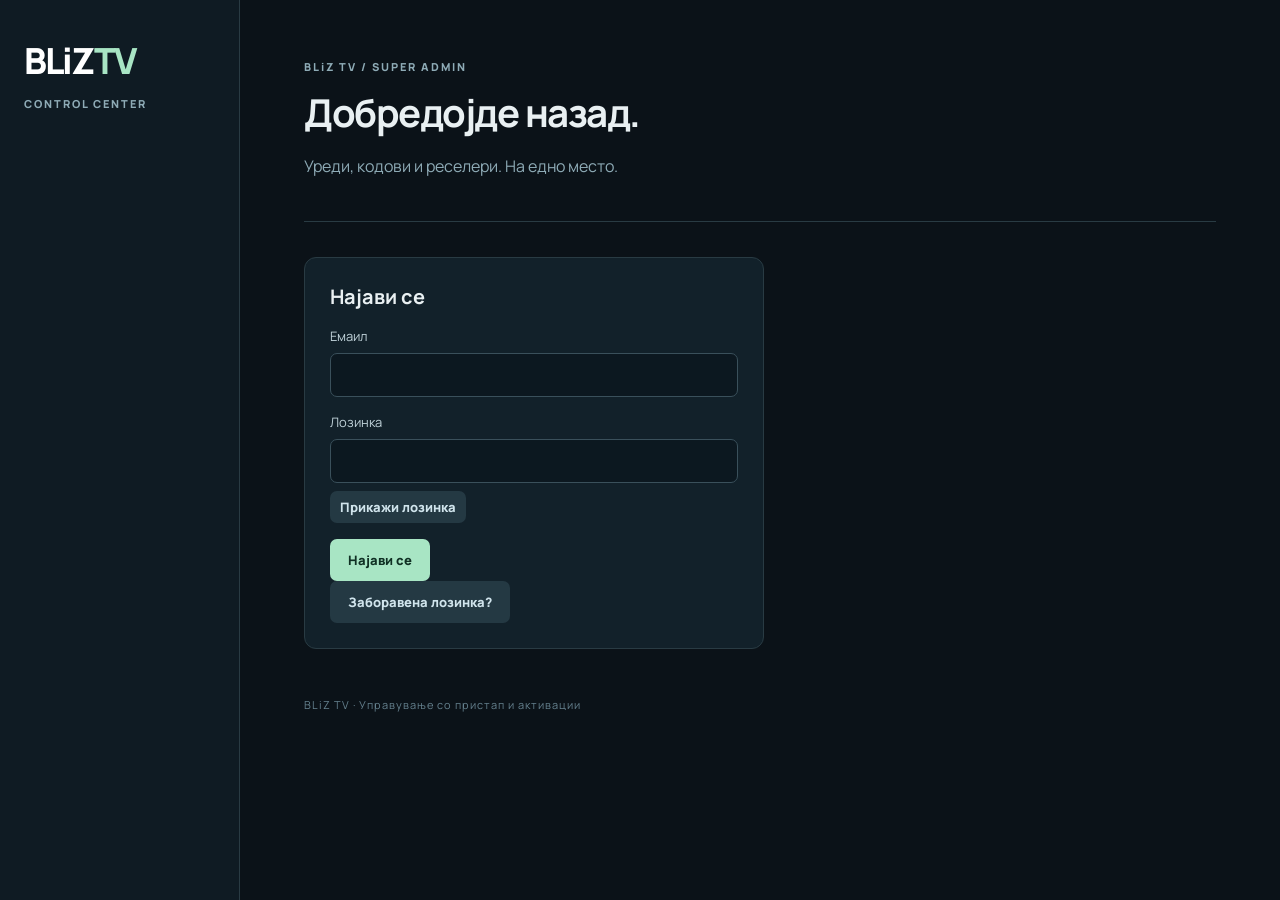
<file: super-admin/index.html>
<!doctype html>
<html lang="mk"><head><meta charset="utf-8"><meta name="viewport" content="width=device-width,initial-scale=1"><meta name="referrer" content="no-referrer"><title>BLiZ TV · Super Admin</title><link rel="icon" type="image/png" sizes="1024x1024" href="/bliztv-logo.png"><link rel="apple-touch-icon" href="/bliztv-logo.png"><link rel="manifest" href="manifest.webmanifest"><meta name="theme-color" content="#0b1218"><meta name="apple-mobile-web-app-capable" content="yes"><meta name="apple-mobile-web-app-title" content="BLiZ TV Admin"><meta name="apple-mobile-web-app-status-bar-style" content="black-translucent"><link rel="stylesheet" href="styles.css"><script src="config.js" defer></script><script src="qrcode.js" defer></script><script defer src="app.js?v=20261105-reseller-mac"></script></head>
<body><div class="shell"><aside><div class="brand-row"><a class="brand" href="#codes">BLiZ<span>TV</span></a><span id="creditBalance" class="credit-balance" role="status" aria-live="polite" hidden></span></div><p class="eyebrow">CONTROL CENTER</p><nav id="nav" hidden><a href="#codes">Активациски кодови</a><a href="#resellers" data-admin>Реселери</a><a href="#credits" data-admin>Кредити</a><a href="#devices">Уреди · MAC / ID</a><a href="#history">Историја</a></nav><div class="account"><span id="account"></span><button id="logout" class="quiet" hidden>Одјави се</button></div></aside><main>
<header><p class="eyebrow">BLiZ TV / SUPER ADMIN</p><h1 id="pageTitle">Добредојде назад.</h1><p id="subtitle">Уреди, кодови и реселери. На едно место.</p></header>
<p id="notice" role="status" hidden></p>
<section id="login" class="card narrow"><h2>Најави се</h2><form id="loginForm"><label>Емаил<input id="email" type="email" autocomplete="username" required></label><label>Лозинка<input id="password" type="password" autocomplete="current-password" required></label><button type="submit">Најави се</button></form><button id="forgot" class="quiet">Заборавена лозинка?</button></section>
<section id="recovery" class="card narrow" hidden><h2>Постави лозинка</h2><form id="passwordForm"><label>Нова лозинка<input id="newPassword" type="password" autocomplete="new-password" minlength="12" required></label><label>Повтори ја лозинката<input id="confirmPassword" type="password" autocomplete="new-password" minlength="12" required></label><button>Зачувај лозинка</button></form></section>
<section id="workspace" hidden><div id="content"></div></section>
<footer>BLiZ TV · Управување со пристап и активации</footer>
</main></div></body></html>
</file>
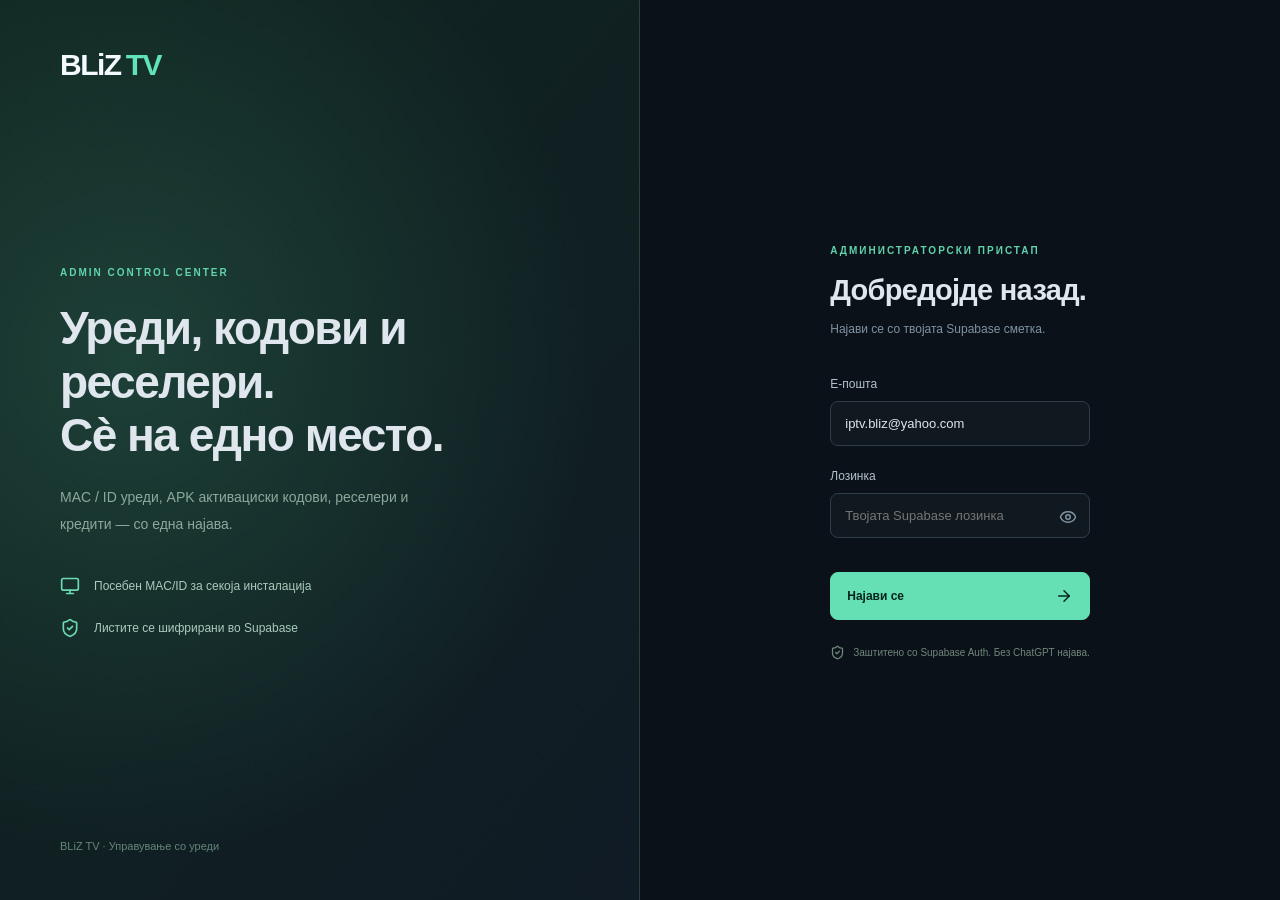
<file: admin-home.html>
<!doctype html><html lang="mk"><meta charset="utf-8"><meta name="referrer" content="no-referrer"><title>BLiZ TV · Админ центар</title><p>Отвори го <a id="panel" href="/admin/">новиот админ центар</a>.</p><script>const target='/admin/'+location.hash;document.getElementById('panel').href=target;location.replace(target);</script></html>
</file>
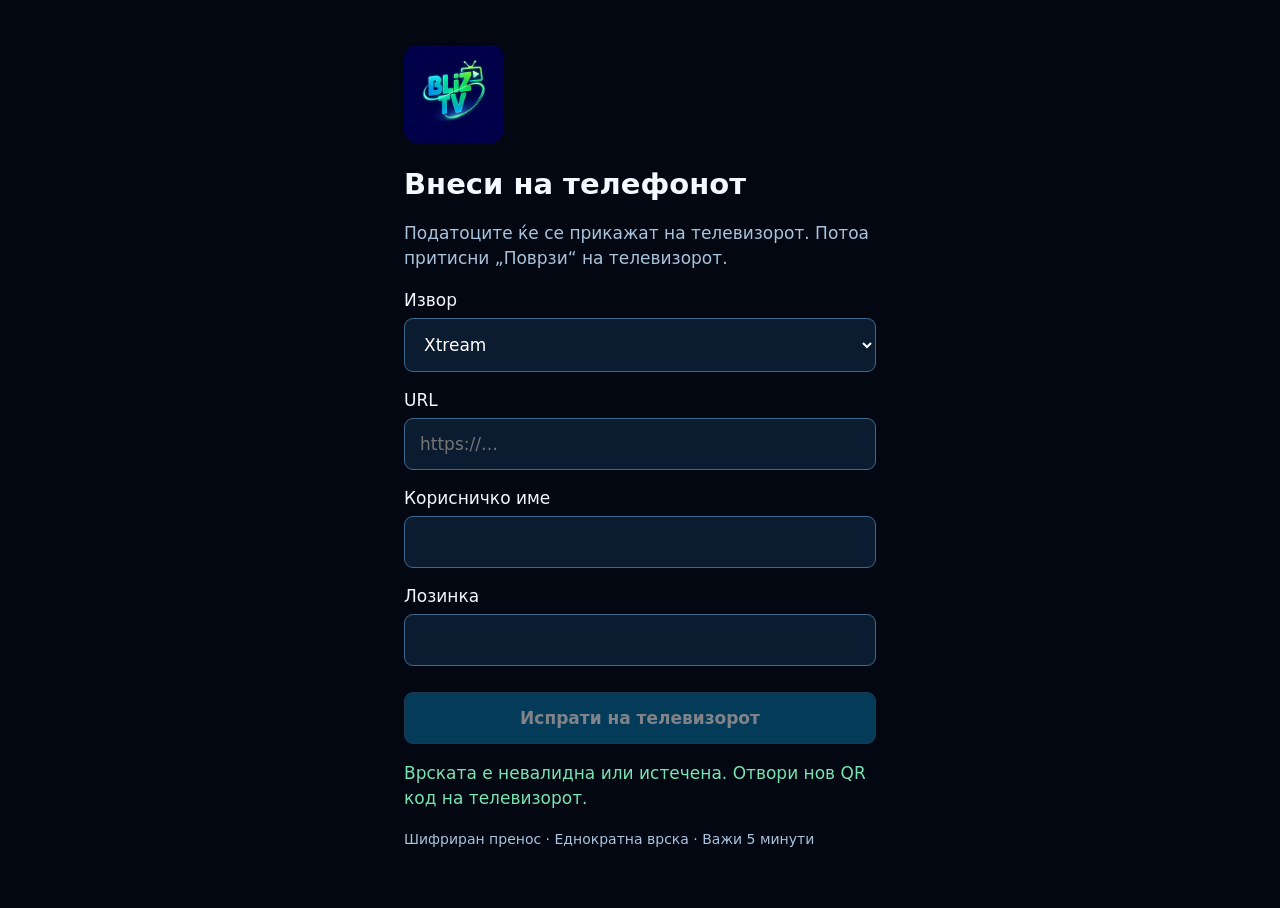
<file: pair.html>
<!doctype html><html lang="mk"><head><meta charset="utf-8"><meta name="viewport" content="width=device-width,initial-scale=1"><meta name="referrer" content="no-referrer"><meta http-equiv="Content-Security-Policy" content="default-src 'self'; connect-src https://noyvamodeyshwnpssvpf.supabase.co; script-src 'self'; style-src 'self'; img-src 'self'; form-action 'none'; base-uri 'none'; object-src 'none'"><title>BLiZ TV · Phone setup</title><link rel="stylesheet" href="pair-phone.css"></head><body><main><img src="pair-logo.jpg" alt="BLiZ TV"><h1 id="title">Внеси на телефонот</h1><p id="intro">Податоците ќе се прикажат на телевизорот. Потоа притисни „Поврзи“ на телевизорот.</p><form id="phoneForm" autocomplete="off" novalidate><label><span id="typeLabel">Извор</span><select id="type"><option value="xtream">Xtream</option><option value="m3u">M3U</option><option value="direct">Video URL</option></select></label><label>URL<input id="url" type="url" required placeholder="https://…" autocomplete="off" autocapitalize="none" spellcheck="false"></label><div id="credentials"><label><span id="userLabel">Корисничко име</span><input id="user" autocomplete="off" autocapitalize="none" spellcheck="false"></label><label><span id="passwordLabel">Лозинка</span><input id="password" type="password" autocomplete="off"></label></div><button id="send" type="submit">Испрати на телевизорот</button></form><p id="status" role="status" aria-live="polite"></p><p id="privacy">Шифриран пренос · Еднократна врска · Важи 5 минути</p></main><script src="pair-nacl.js"></script><script src="pair-codec.js"></script><script src="pair-config.js"></script><script src="pair-phone.js"></script></body></html>
</file>
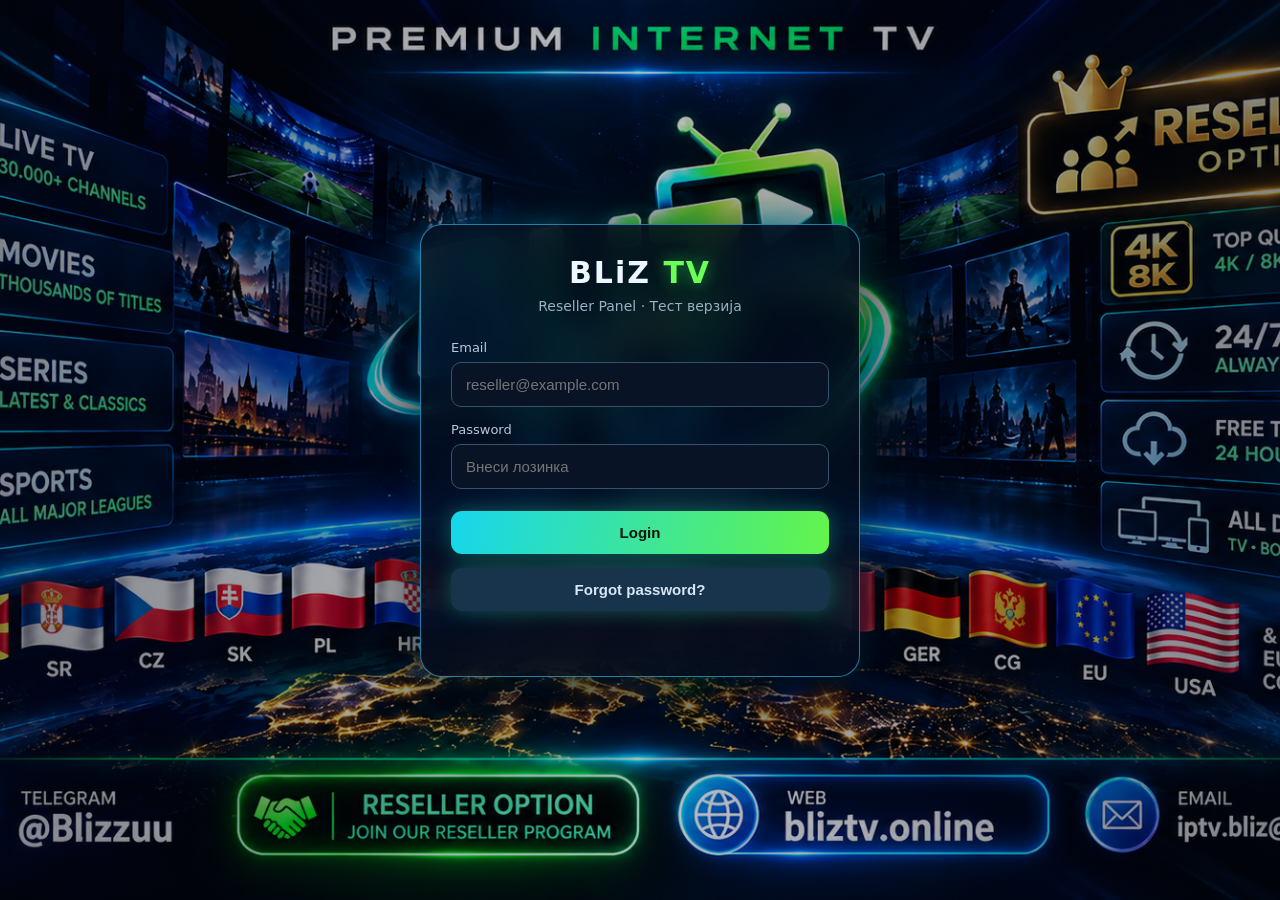
<file: reseller-test.html>
<!DOCTYPE html>
<html lang="mk">
<head>
<meta charset="UTF-8" />
<meta name="viewport" content="width=device-width,initial-scale=1" />
<title>BLiZ TV | Reseller Test</title>
<style>
:root{color-scheme:dark}*{box-sizing:border-box}body{margin:0;min-height:100vh;background:linear-gradient(90deg,rgba(1,6,18,.48),rgba(1,8,20,.25),rgba(1,6,18,.48)),url("bliztv-reseller-bg.png") center center / cover no-repeat fixed #030710;color:#eef6ff;font-family:system-ui,Arial,sans-serif;display:grid;place-items:center;padding:22px}.panel{width:min(440px,100%);background:rgba(3,12,29,.86);backdrop-filter:blur(18px);-webkit-backdrop-filter:blur(18px);border:1px solid rgba(57,198,255,.6);border-radius:22px;padding:30px;box-shadow:0 20px 75px #000c,0 0 28px #00bfff38}.brand{text-align:center;font-size:30px;font-weight:900;letter-spacing:2px}.brand span{color:#6cff57;text-shadow:0 0 15px #32ff5a88}.sub{text-align:center;color:#9ab0c4;font-size:14px;margin:8px 0 26px}label{display:block;font-size:13px;color:#b8c9da;margin:15px 0 7px}input{width:100%;padding:13px 14px;background:#081426;border:1px solid #35536d;border-radius:10px;color:#fff;font-size:15px}button{width:100%;margin-top:22px;padding:13px;border:0;border-radius:11px;background:linear-gradient(100deg,#17d6ed,#63f44a);color:#071608;box-shadow:0 0 20px #24edb455;font-weight:800;font-size:15px;cursor:pointer}button:disabled{opacity:.6;cursor:wait}.secondary{background:#17344c;color:#d7e7f5;margin-top:14px}.error{color:#ffb3b3}.success{color:#95ef9b}.notice{margin-top:17px;font-size:13px;min-height:18px;overflow-wrap:anywhere}.hide{display:none}.balance{font-size:52px;color:#7eff65;font-weight:850;margin:6px 0}.small{color:#a9bfd0;font-size:13px}.name{font-size:19px;font-weight:700}.generated-code{margin-top:12px;padding:14px;background:#081426;border:1px solid #4b9e85;border-radius:10px;overflow-wrap:anywhere;font-family:monospace;font-size:15px;color:#9dffa1}.chip{display:inline-block;background:#1a3e34;color:#a8f8a5;padding:6px 10px;border-radius:20px;font-size:12px;margin-top:10px}
@media(max-width:650px){body{background-attachment:scroll;background-position:center center;padding:14px}.panel{padding:24px 20px;background:rgba(3,12,29,.92)}}
</style>
</head>
<body>
<main class="panel">
  <div class="brand">BLiZ <span>TV</span></div>
  <div class="sub">Reseller Panel · Тест верзија</div>
  <section id="loginSection">
    <form id="loginForm">
      <label for="email">Email</label>
      <input id="email" type="email" autocomplete="username" required placeholder="reseller@example.com" />
      <label for="password">Password</label>
      <input id="password" type="password" autocomplete="current-password" required placeholder="Внеси лозинка" />
      <button id="loginButton" type="submit">Login</button>
    </form>
    <button id="forgotButton" class="secondary" type="button">Forgot password?</button>
  </section>
  <section id="forgotSection" class="hide">
    <form id="forgotForm">
      <label for="recoveryEmail">Email за ресетирање</label>
      <input id="recoveryEmail" type="email" required autocomplete="email" placeholder="reseller@example.com" />
      <button id="sendRecoveryButton" type="submit">Испрати линк</button>
    </form>
    <button id="backButton" class="secondary" type="button">Назад на Login</button>
  </section>
  <section id="resetSection" class="hide">
    <form id="resetForm">
      <label for="newPassword">Нова лозинка (најмалку 8 знаци)</label>
      <input id="newPassword" type="password" required minlength="8" autocomplete="new-password" />
      <label for="confirmPassword">Повтори ја новата лозинка</label>
      <input id="confirmPassword" type="password" required minlength="8" autocomplete="new-password" />
      <button id="savePasswordButton" type="submit">Зачувај нова лозинка</button>
    </form>
  </section>
  <section id="dashboard" class="hide">
    <div class="name" id="resellerName"></div>
    <div class="chip">Активен реселер</div>
    <p class="small">Достапни кредити</p>
    <div class="balance" id="credits">—</div>
    <p class="small">TEST: 20 бесплатни кодови дневно · YEARLY: 1 кредит · LIFETIME: 2 кредити</p>
    <p class="small" id="testRemaining">TEST денес: се проверува...</p>
    <button id="testButton" type="button">Generate TEST · 24H · Бесплатно</button>
    <button id="yearlyButton" type="button">Generate YEARLY · −1 Credit</button>
    <button id="lifetimeButton" type="button">Generate LIFETIME · −2 Credits</button>
    <div id="generatedArea" class="hide">
      <p class="small">Нов активациски код</p>
      <div id="generatedCode" class="generated-code"></div>
      <button id="copyButton" class="secondary" type="button">Copy Code</button>
    </div>
    
<button id="historyButton" class="secondary" type="button">
  My Activation Codes
</button>

<div id="historyArea" class="hide">
  <h3>My Activation Codes</h3>
  <div id="historyList"></div>
</div>

    <button id="refreshButton" class="secondary" type="button">Освежи кредити</button>
    <button id="logoutButton" class="secondary" type="button">Logout</button>
  </section>
  <div id="status" class="notice" role="status" aria-live="polite"></div>
</main>
<script type="module">
import { createClient } from 'https://esm.sh/@supabase/supabase-js@2';
const SUPABASE_URL = 'https://noyvamodeyshwnpssvpf.supabase.co';
const SUPABASE_PUBLISHABLE_KEY = 'sb_publishable_dyPJYKKpprqYXdjWnhl6wQ_bz9eVrwx';
const supabase = createClient(SUPABASE_URL, SUPABASE_PUBLISHABLE_KEY, {auth:{persistSession:true,autoRefreshToken:true,detectSessionInUrl:true}});
const $ = id => document.getElementById(id);
let accessToken = null;
function status(message, isError=false){$('status').textContent=message;$('status').className='notice '+(isError?'error':'success')}
function busy(on){for(const id of ['loginButton','refreshButton','testButton','yearlyButton','lifetimeButton'])$(id).disabled=on}
function showSection(id){for(const name of ['loginSection','forgotSection','resetSection','dashboard'])$(name).classList.toggle('hide',name!==id)}
function showLogin(){accessToken=null;showSection('loginSection');$('password').value='';$('generatedArea').classList.add('hide');$('generatedCode').textContent=''}
async function apiRequest(action, extra={}){
  const {data:{session},error}=await supabase.auth.getSession();
  if(error||!session)throw new Error('Сесијата е истечена. Најави се повторно.');
  accessToken=session.access_token;
  const response=await fetch(`${SUPABASE_URL}/functions/v1/bliztv-reseller-api`,{method:'POST',headers:{'Authorization':`Bearer ${accessToken}`,'apikey':SUPABASE_PUBLISHABLE_KEY,'Content-Type':'application/json'},body:JSON.stringify(action?{action,...extra}:{})});
  const data=await response.json().catch(()=>({}));
  if(!response.ok||!data.success)throw new Error(data.error||`API грешка (${response.status})`);
  return data;
}
async function loadDashboard(){
  if(!accessToken){showLogin();return}
  const data=await apiRequest();
  $('resellerName').textContent=data.reseller_name||'Reseller';
  $('credits').textContent=String(data.credits??0);
  showSection('dashboard');status('Успешно поврзување со BLiZ TV Reseller API.');
  try{await updateTestCounter()}catch{$('testRemaining').textContent='TEST лимит: не може да се вчита';}
}
$('loginForm').addEventListener('submit',async event=>{
  event.preventDefault();busy(true);status('Се проверува најавата...');
  try{
    const {data,error}=await supabase.auth.signInWithPassword({email:$('email').value.trim(),password:$('password').value});
    if(error||!data.session)throw new Error(error?.message||'Неуспешна најава');
    accessToken=data.session.access_token;
    await loadDashboard();
  }catch(err){await supabase.auth.signOut();showLogin();status(err.message||'Грешка при најава',true)}finally{busy(false)}
});
$('forgotButton').addEventListener('click',()=>{$('recoveryEmail').value=$('email').value;showSection('forgotSection');status('Внеси email за ресетирање.')});
$('backButton').addEventListener('click',()=>{showLogin();status('')});
$('forgotForm').addEventListener('submit',async event=>{
  event.preventDefault();$('sendRecoveryButton').disabled=true;status('Се испраќа линк...');
  try{
    const {error}=await supabase.auth.resetPasswordForEmail(
  $('recoveryEmail').value.trim(),
  {
    redirectTo: 'https://bliznak1988.github.io/Bliztv-website/reseller-test.html'
  }
);
    if(error)throw error;
    status('Ако постои корисник со овој email, ќе добие линк. Провери Inbox и Spam.');
  }catch(err){status(err.message||'Грешка при испраќање',true)}finally{$('sendRecoveryButton').disabled=false}
});
$('resetForm').addEventListener('submit',async event=>{
  event.preventDefault();
  if($('newPassword').value!==$('confirmPassword').value){status('Лозинките не се исти.',true);return}
  $('savePasswordButton').disabled=true;status('Се зачувува лозинката...');
  try{
    const {data:{session},error:sessionError}=await supabase.auth.getSession();
    if(sessionError||!session)throw new Error('Линкот е невалиден или истечен. Побарај нов линк.');
    const {error}=await supabase.auth.updateUser({password:$('newPassword').value});
    if(error)throw error;
    await supabase.auth.signOut();history.replaceState(null,'',location.pathname);showLogin();
    status('Лозинката е сменета. Најави се со новата лозинка.');
  }catch(err){status(err.message||'Грешка при промена',true)}finally{$('savePasswordButton').disabled=false}
});
const params=new URLSearchParams(location.search);
const linkType=params.get('type')||(location.hash.match(/(?:^|[&#])type=([^&]+)/)?.[1]??'');
const recoveryLink=linkType==='recovery'||linkType==='invite'||params.has('token_hash');
if(recoveryLink){
  showSection('resetSection');
status('Се проверува линкот за поставување лозинка...');
  (async()=>{
    try{
      const params=new URLSearchParams(location.search);
     if(params.has('token_hash')){
  const otpType = linkType === 'invite' ? 'invite' : 'recovery';

  const {error}=await supabase.auth.verifyOtp({
    token_hash:params.get('token_hash'),
    type:otpType
  });

  if(error)throw error;
}
      const {data:{session},error}=await supabase.auth.getSession();
      if(error||!session)throw new Error('Линкот е невалиден или истечен. Побарај нов линк.');
      status('Внеси ја новата лозинка.');
    }catch(err){status(err.message||'Неуспешна проверка на линкот',true)}
  })();
}
async function updateTestCounter(){
  const data=await apiRequest('list_codes');
  // The API currently returns only the latest 100 codes; this is an indicative counter.
  const today=new Date().toISOString().slice(0,10);
  const count=(data.codes||[]).filter(c=>c.code_type==='test' &&
    typeof c.created_at==='string' && c.created_at.slice(0,10)===today).length;
  $('testRemaining').textContent=`TEST денес: најмалку ${count}/20 (UTC)`;
}
async function generateTypedCode(type,cost){
  const labels={test:'TEST 24H',yearly:'YEARLY 365 дена',lifetime:'LIFETIME'};
  if(!confirm(`Генерирај ${labels[type]} код? ${cost===0?'Бесплатно':`Цена: ${cost} кредит(и)`}.`))return;
  busy(true);status('Се генерира код...');
  try{
    const data=await apiRequest('generate_typed_code',{code_type:type});
    if(typeof data.activation_code!=='string'||!data.activation_code)
      throw new Error('Нема код во одговорот. Провери ја историјата пред повторен обид.');
    $('generatedCode').textContent=data.activation_code;
    $('generatedArea').classList.remove('hide');
    if(data.credits!==null&&data.credits!==undefined)$('credits').textContent=String(data.credits);
    status(`${labels[type]} кодот е генериран. Копирај го или зачувај го.`);
    try{await updateTestCounter()}catch{}
  }catch(err){status((err.message||'Грешка')+' Провери ја историјата пред повторен обид.',true)}
  finally{busy(false)}
}
$('testButton').addEventListener('click',()=>generateTypedCode('test',0));
$('yearlyButton').addEventListener('click',()=>generateTypedCode('yearly',1));
$('lifetimeButton').addEventListener('click',()=>generateTypedCode('lifetime',2));

$('historyButton').addEventListener('click', async () => {
  const historyBtn = $('historyButton');
  const area = $('historyArea');
  const list = $('historyList');

  if (!area.classList.contains('hide')) {
    area.classList.add('hide');
    return;
  }

  historyBtn.disabled = true;
  list.textContent = 'Се вчитуваат кодовите...';
  area.classList.remove('hide');

  try {
    const data = await apiRequest('list_codes');
    list.replaceChildren();

    if (!Array.isArray(data.codes)) {
      throw new Error('Невалиден одговор од серверот.');
    }

    if (data.codes.length === 0) {
      list.textContent = 'Сè уште немаш генерирани кодови.';
      return;
    }

    for (const code of data.codes) {
      const item = document.createElement('div');
      item.style.cssText =
        'padding:12px;margin:10px 0;border:1px solid #31516a;border-radius:10px;overflow-wrap:anywhere;';

      const codeText = document.createElement('strong');
      codeText.textContent = code.activation_code;

      const details = document.createElement('p');
      details.className = 'small';

      const created = code.created_at
        ? new Date(code.created_at).toLocaleString('mk-MK')
        : '—';
      const activated = code.activated_at
        ? new Date(code.activated_at).toLocaleString('mk-MK')
        : '—';

      details.textContent =
        'Создаден: ' + created +
        ' | Тип: ' + (code.code_type||'lifetime').toUpperCase() +
         ' | Статус: ' + (code.is_used ? 'Активиран' : 'Неактивиран') +
        ' | Активиран на: ' + activated +
         ' | Истекува: ' + (code.expires_at ? new Date(code.expires_at).toLocaleString('mk-MK') : '—');

      item.append(codeText, details);
      list.appendChild(item);
    }
  } catch (err) {
    list.textContent = 'Грешка: ' + (err.message || 'Не може да се вчита историјата.');
  } finally {
    historyBtn.disabled = false;
  }
});

$('copyButton').addEventListener('click',async()=>{
  const code=$('generatedCode').textContent;
  try{await navigator.clipboard.writeText(code);status('Кодот е копиран.')}catch{status('Не може автоматски да се копира. Селектирај го кодот рачно.',true)}
});
$('refreshButton').addEventListener('click',async()=>{busy(true);try{await loadDashboard()}catch(err){status(err.message||'Грешка',true)}finally{busy(false)}});
$('logoutButton').addEventListener('click',async()=>{await supabase.auth.signOut();showLogin();status('Одјавен си.')});
</script>
</body>
</html>
</file>
<file: home-layout.css>
/* BLiZ TV: wide, accessible home layout. Existing language and download behavior retained. */
:root{--page-width:1760px;--line:#ffffff19}body{background:#050d2c}html{scroll-padding-top:100px}.container{width:min(var(--page-width),calc(100% - 64px))}.site-topbar{position:sticky;top:0;z-index:30;display:flex;align-items:center;gap:28px;min-height:82px;padding:12px max(32px,calc((100vw - 1760px)/2));background:#07112cf5;border-bottom:1px solid var(--line);backdrop-filter:blur(18px)}.top-brand{display:flex;gap:10px;align-items:center;white-space:nowrap;font-size:24px;font-weight:800;color:#f1f9ff;text-decoration:none;letter-spacing:-1px}.top-brand img{width:50px;height:50px;object-fit:cover;border-radius:12px}.top-brand b{color:#64f98d}.site-topbar nav{display:flex;align-items:center;gap:26px;margin-left:auto}.site-topbar nav a{font-size:13px;color:#adc2df;text-decoration:none;font-weight:600}.site-topbar nav a:hover{color:#79f4a3}.site-topbar nav .top-test{padding:11px 15px;border:1px solid #3a7956;background:#173c2b;color:#a9fac2;border-radius:9px}.site-topbar .lang{position:static;display:flex;margin:0;gap:6px;padding:0}.site-topbar .lang button{padding:7px 9px;font-size:18px;border-radius:8px}.site-topbar .lang button:hover{transform:none}header.container{display:grid;grid-template-columns:minmax(0,1.7fr) minmax(300px,.8fr);grid-template-rows:220px auto;gap:0 48px;align-items:center;padding:32px 0 34px;text-align:left}.hero{grid-column:1;grid-row:1/3;text-align:left;padding:16px 0}.hero h1{font-size:clamp(50px,5.4vw,86px);line-height:1.03;letter-spacing:-2px;color:#eef7ff;text-shadow:none;margin-bottom:16px}.hero p{font-size:clamp(18px,1.6vw,25px);line-height:1.5;color:#93afd2;margin-bottom:28px}.hero .buttons{justify-content:flex-start;gap:12px;max-width:950px}.hero .buttons>a{font-size:13px!important;padding:14px 19px!important;margin-top:0!important;border-radius:10px!important}.hero .buttons>div:not(.bliz-contact-actions){padding:12px 20px!important;font-size:11px!important;border-radius:10px!important;margin-top:0!important;background:#1a2940!important;border:1px solid #3a4d64}.hero .buttons>div:not(.bliz-contact-actions)>div{font-size:22px!important;margin-top:4px!important}.hero .bliz-contact-actions{display:flex;flex-basis:100%;justify-content:flex-start;margin-top:5px}.hero .bliz-contact-actions .btn{font-size:13px;padding:13px 20px;border-radius:10px}.logo-stage{grid-column:2;grid-row:1;height:220px;justify-self:center;width:100%;border-radius:20px;background:radial-gradient(ellipse,#10374a50,transparent 70%)}.logo-wrap{width:210px;height:210px}.logo-wrap::before,.logo-wrap::after{width:200px;height:200px;opacity:.35}.logo{width:210px!important;height:210px!important;max-width:100%;object-fit:contain}.reseller-offer{grid-column:2;grid-row:2;text-align:left;width:100%;margin:12px 0 0;padding:20px 24px;border:1px solid #304b51;background:linear-gradient(125deg,#102d31,#0b1731);border-radius:14px}.reseller-offer h2{font-size:16px;line-height:1.4;margin-bottom:10px}.reseller-offer p{font-size:12px;line-height:1.8;margin-bottom:12px;color:#9fbac9}.reseller-contact{font-size:11px;padding:10px 13px;border-radius:7px}.promo-banner{width:min(var(--page-width),calc(100% - 64px));margin:0 auto 26px}.promo-banner img{width:100%;max-height:400px;object-fit:contain;border:1px solid #263c58;border-radius:16px;background:#061432}main.container{padding-top:0}.grid{grid-template-columns:repeat(4,minmax(0,1fr));gap:18px;margin-bottom:30px}.card{padding:25px 24px;text-align:left;border:1px solid #283f57;border-radius:14px;background:linear-gradient(145deg,#101f3d,#0a1530);box-shadow:none}.card .icon{font-size:29px;margin-bottom:15px}.card h2{font-size:20px}.card p{font-size:13px;line-height:1.8}.video-section{padding:24px;border:1px solid #283d58;border-radius:16px;background:#0a1731;margin:0 0 30px}.video-title{text-align:left;font-size:23px;margin:0 0 18px}.video-box{max-width:none;width:100%;margin:0}.video-box video{max-height:410px;object-fit:contain;background:#020719}.title{text-align:left;font-size:27px;margin:30px 0 20px}.packages{gap:18px;margin-bottom:35px}.package{text-decoration:none;display:block;padding:24px 16px;background:#0d2037;border-color:#315246;border-radius:12px}.package strong{font-size:40px}.package .package-action{display:block;margin-top:18px;font-size:11px;color:#8debb8;border-top:1px solid #2b4948;padding-top:14px}.features{gap:18px;margin-bottom:30px}.feature{padding:20px;border-radius:12px}.message-banner,.contact{margin-top:24px;border-radius:16px}.message-banner{padding:30px}.contact{text-align:left;padding:30px}.contact .buttons{justify-content:flex-start}.contact .bliz-contact-actions{justify-content:flex-start}.contact h2{font-size:25px}.contact p{font-size:14px}a:focus-visible,button:focus-visible{outline:3px solid #9bf6b9;outline-offset:4px}@media(min-width:1500px){header.container{grid-template-columns:minmax(0,1fr) 420px;gap:0 72px}.hero .buttons{max-width:1050px}.grid{gap:22px}.card{padding:30px}}@media(max-width:1050px){.site-topbar{padding:12px 24px;gap:18px}.site-topbar nav{gap:16px}.container,.promo-banner{width:calc(100% - 48px)}header.container{gap:0 24px;grid-template-columns:minmax(0,1fr) 300px}.hero h1{font-size:57px}.hero .buttons>a{font-size:11px!important;padding:12px!important}.grid{grid-template-columns:repeat(2,minmax(0,1fr))}.site-topbar nav a{font-size:11px}.features{grid-template-columns:repeat(2,minmax(0,1fr))}}@media(max-width:760px){.site-topbar{position:sticky;flex-wrap:wrap;gap:12px;padding:10px 16px}.top-brand{font-size:20px}.top-brand img{width:40px;height:40px}.site-topbar .lang{margin-left:auto}.site-topbar nav{order:3;flex-basis:100%;margin:0;justify-content:space-between;gap:10px}.site-topbar nav a{font-size:10px}.site-topbar nav .top-test{padding:8px 10px}.container,.promo-banner{width:calc(100% - 32px)}header.container{display:grid;grid-template-columns:1fr;grid-template-rows:auto;gap:18px;padding:22px 0}.hero{grid-column:1;grid-row:1;padding:0}.hero h1{font-size:49px}.hero p{font-size:17px}.hero .buttons{gap:10px}.logo-stage{display:none}.reseller-offer{grid-column:1;grid-row:2;margin:0;padding:18px}.reseller-offer h2{font-size:14px}.reseller-offer p{font-size:11px}.promo-banner{margin-bottom:20px}.promo-banner img{border-radius:10px}.card{padding:20px 17px}.card h2{font-size:17px}.card p{font-size:12px}.grid{gap:12px}.packages{grid-template-columns:repeat(3,minmax(0,1fr));gap:10px}.package{padding:18px 9px}.package strong{font-size:32px}.package .package-action{font-size:9px}.features{grid-template-columns:1fr}.video-section{padding:17px}.message-banner,.contact{padding:22px}.video-box video{max-height:280px}html{scroll-padding-top:135px}}@media(prefers-reduced-motion:reduce){*,*::before,*::after{scroll-behavior:auto!important;animation:none!important;transition:none!important}}
</file>
<file: admin/assets/index-B1EMmVyz.css>
:root{color:#dfe6ed;font-synthesis:none;background:#0b1016;font-family:Arial,Helvetica,sans-serif}*{box-sizing:border-box}body{margin:0}button,input,select{font:inherit}button,a,input,select{outline-offset:4px}button{cursor:pointer;color:#d9e0e8;background:#171f28;border:1px solid #2b3540;border-radius:8px;justify-content:center;align-items:center;gap:8px;padding:9px 14px;display:inline-flex}button:hover{background:#222f3b;border-color:#4a6375}button:disabled{opacity:.45;cursor:default}a{color:#91dec4;text-decoration:none}input,select{color:#dfe6ed;background:#111920;border:1px solid #303c49;border-radius:8px;padding:11px 13px}input:focus,select:focus{border-color:#0000;outline:2px solid #55d8ae}input[readonly]{opacity:.7}small,.muted{color:#82909f}.shell{min-height:100vh;display:flex}.sidebar{background:#10171e;border-right:1px solid #25303a;flex-direction:column;width:232px;padding:28px 20px;display:flex;position:fixed;top:0;bottom:0;left:0}.wordmark{letter-spacing:-1.5px;color:#f4f9ff;font-size:30px;font-weight:900}.wordmark span{color:#62e2b9;padding-left:5px}.workspace{align-items:center;gap:11px;margin:39px 0 31px;font-size:13px;font-weight:700;display:flex}.workspace small{margin-top:6px;font-size:11px;font-weight:400;display:block}.avatar{color:#68dfb5;background:#1b3d36;border:1px solid #2c6253;border-radius:10px;place-items:center;width:36px;height:36px;display:grid}.nav-label{color:#738190;letter-spacing:1.4px;margin:0 12px 13px;font-size:10px}.nav-item{color:#88e0c1;background:#17372e;border:1px solid #294c41;justify-content:flex-start}.nav-item span{background:#254d40;border-radius:5px;margin-left:auto;padding:2px 6px;font-size:11px}.sidebar-note{color:#6cc6a7;background:#131f27;border:1px solid #263640;border-radius:10px;margin-top:auto;padding:17px}.sidebar-note strong{color:#bfcec8;margin-top:11px;font-size:12px;display:block}.sidebar-note p{color:#82948f;margin-bottom:0;font-size:11px;line-height:1.7}.logout{color:#8798a8;align-items:center;gap:10px;padding:23px 7px 0;font-size:12px;display:flex}.main{width:calc(100% - 232px);margin-left:232px}header{border-bottom:1px solid #242e37;justify-content:space-between;align-items:center;height:76px;padding:0 38px;font-size:12px;display:flex}.breadcrumb{color:#6b7b89;align-items:center;gap:12px;display:flex}.breadcrumb b{color:#c7d2dd;font-weight:500}.account{color:#899ba9;align-items:center;gap:8px;display:flex}.online-dot{background:#60ddb0;border-radius:50%;width:6px;height:6px}main{max-width:1760px;margin:auto;padding:37px 38px}.page-title{justify-content:space-between;align-items:center;margin-bottom:30px;display:flex}.eyebrow{color:#61d3ac;letter-spacing:2px;font-size:10px;font-weight:700}h1{letter-spacing:-.8px;margin:10px 0 8px;font-size:30px;font-weight:700}.page-title p{color:#8898a6;margin:0;font-size:13px}.primary{color:#07251c;background:#65dfb4;border:1px solid #65dfb4;padding:12px 17px;font-size:12px;font-weight:700}.primary:hover{background:#8ceac9;border-color:#8ceac9}.stats{grid-template-columns:repeat(4,1fr);gap:16px;margin-bottom:28px;display:grid}.stat{text-align:left;background:linear-gradient(135deg,#17222b,#131c24);border:1px solid #293641;border-radius:11px;padding:19px 21px;display:block}.stat.chosen{border-color:#548575}.stat>span{color:#9eacb8;justify-content:space-between;font-size:12px;display:flex}.stat svg{color:#67bea2}.stat strong{margin:17px 0 6px;font-size:32px;font-weight:600;display:block}.stat small{font-size:10px}.device-section{background:#10171f;border:1px solid #29343f;border-radius:12px;overflow:hidden}.section-toolbar{align-items:center;gap:12px;padding:20px;display:flex}.section-toolbar h2{align-items:center;gap:9px;margin:0 auto 0 0;font-size:15px;font-weight:600;display:flex}.section-toolbar h2 span{color:#a8b6c3;background:#27323e;border-radius:5px;padding:3px 7px;font-size:10px}.search{color:#7e91a2;background:#0d151c;border:1px solid #2d3a45;border-radius:8px;align-items:center;gap:9px;padding:0 11px;display:flex}.search input{background:0 0;border:0;width:220px;padding:11px 0;font-size:11px}.section-toolbar select{padding:11px;font-size:11px}.icon-button{background:0 0;flex-shrink:0;padding:9px}.table-wrap{overflow-x:auto}table{border-collapse:collapse;white-space:nowrap;width:100%;font-size:11px}thead{color:#6f8394;background:#141e27}th{letter-spacing:.8px;text-align:left;padding:13px 18px;font-size:9px;font-weight:500}td{color:#91a2b1;border-top:1px solid #25313b;padding:20px 18px}.device-name{align-items:center;gap:11px;display:flex}.device-name strong{color:#dae4ec;font-size:12px;font-weight:500;display:block}.device-name small{margin-top:6px;font-size:10px;display:block}.device-icon{color:#83b5d2;background:#1c2c38;border:1px solid #2c4353;border-radius:9px;place-items:center;width:37px;height:37px;display:grid}.mac{color:#aebdcb;background:0 0;border:0;padding:0;font-family:monospace;font-size:11px}.mac svg{opacity:.4}.source-badge{color:#b7c8dc;background:#202d3d;border:1px solid #34465b;border-radius:5px;padding:4px 7px;font-size:10px}.badge{border-radius:20px;align-items:center;gap:5px;padding:5px 8px;font-size:10px;display:inline-flex}.badge i{background:currentColor;border-radius:50%;width:4px;height:4px}.active{color:#70dbb3;background:#17372e}.paused{color:#d8b778;background:#362d1d}.waiting{color:#aab8c6;background:#26323d}.expired{color:#f19094;background:#3b232a}.actions{align-items:center;gap:6px;display:flex}.actions>button{padding:7px 10px;font-size:10px}.table-footer{color:#6e8293;border-top:1px solid #27333d;justify-content:space-between;align-items:center;padding:16px 20px;font-size:10px;display:flex}.table-footer button{margin-left:7px;padding:7px 11px;font-size:10px}.empty{text-align:center;color:#6c8596;flex-direction:column;align-items:center;padding:48px 25px;display:flex}.empty h3{color:#c1d0dc;margin-bottom:0;font-size:17px;font-weight:500}.empty p{max-width:420px;font-size:12px;line-height:1.8}.empty .primary{margin-top:12px}.howto{background:linear-gradient(90deg,#14271f,#121e23);border:1px solid #244236;border-radius:11px;align-items:center;gap:15px;margin-top:24px;padding:21px 24px;display:flex}.howto>span{color:#70cfa9}.howto h3{color:#b4d1c3;margin:0 0 8px;font-size:12px;font-weight:500}.howto p{color:#779687;margin:0;font-size:11px;line-height:1.8}.howto b{margin-left:8px;font-weight:400}footer{color:#5c7080;justify-content:space-between;gap:20px;padding-top:27px;font-size:10px;display:flex}.overlay{z-index:20;background:#0009;justify-content:flex-end;display:flex;position:fixed;inset:0}.drawer{background:#121b24;border-left:1px solid #3b4b56;width:520px;max-width:100%;overflow-y:auto;box-shadow:-25px 0 80px #0006}.drawer-head{border-bottom:1px solid #293943;justify-content:space-between;align-items:center;padding:27px 29px;display:flex}.drawer-head h2{margin:8px 0 0;font-size:24px}.drawer form{padding:10px 29px 30px}.drawer h3{align-items:center;gap:10px;margin:26px 0 20px;font-size:13px;display:flex}.drawer h3>span{color:#67b99a;background:#203d32;border-radius:5px;padding:6px;font-size:10px}.drawer label{color:#bbc9d3;margin:15px 0;font-size:12px;display:block}.drawer label>input:not([type=checkbox]){width:100%;margin-top:9px;font-size:12px;display:block}.drawer label small{margin-top:5px;font-size:10px;display:block}.form-note{color:#7b90a0;align-items:center;gap:5px;font-size:10px;line-height:1.8;display:flex}.check{align-items:center;gap:10px;display:flex!important}.check input{accent-color:#64dab0}.source-fields{border:1px solid #2b3c48;border-radius:9px;padding:15px}.source-switch{background:#0b131a;border-radius:7px;gap:5px;padding:4px;display:flex}.source-switch button{background:0 0;border:0;flex:1;font-size:11px}.source-switch button.on{color:#8fe0c1;background:#26463b}.form-actions{justify-content:flex-end;gap:9px;padding-top:22px;display:flex}.form-actions button{font-size:12px}.error{color:#f0a9ad;background:#3e2428;border:1px solid #75424a;border-radius:7px;margin:12px 20px;padding:12px;font-size:12px}.drawer .error{margin:15px 0}.toast{color:#a3ebcb;z-index:50;background:#19392e;border:1px solid #407662;border-radius:9px;align-items:center;gap:10px;padding:15px 22px;font-size:13px;display:flex;position:fixed;bottom:24px;left:50%;transform:translate(-50%);box-shadow:0 12px 45px #0007}.gate{max-width:620px;margin:6vh auto;padding:80px 30px}.gate .wordmark{margin-bottom:55px}.gate h1{margin:18px 0 24px;font-size:46px;line-height:1.15}.gate p{color:#91a4b4;font-size:15px;line-height:1.8}.gate .button{border-radius:8px;margin:22px 0;padding:15px 22px;display:inline-flex}.gate small{font-size:11px;display:block}@media (width<=1100px){.sidebar{width:190px}.main{width:calc(100% - 190px);margin-left:190px}main{padding:28px 22px}header{padding:0 22px}.stats{gap:10px}.stat{padding:16px}.search input{width:160px}.account{font-size:10px}}@media (width<=760px){.sidebar{border:0;border-bottom:1px solid #2c3d48;width:100%;padding:16px 20px;display:block;position:static}.sidebar .wordmark{font-size:24px}.sidebar>:not(.wordmark){display:none}.shell{display:block}.main{width:100%;margin:0}header{height:60px}.account{max-width:50%;overflow:hidden}.stats{grid-template-columns:1fr 1fr}.page-title{gap:14px}.page-title h1{font-size:25px}.page-title p{font-size:11px}.page-title .primary{white-space:nowrap;padding:10px;font-size:10px}.section-toolbar{flex-wrap:wrap;padding:14px}.section-toolbar h2{width:100%}.search{flex:1}.search input{width:100%}.howto{padding:18px}.howto p{line-height:2}footer{line-height:2;display:block}.table-footer{padding:13px}.breadcrumb{font-size:10px}.gate{padding-top:35px}.gate h1{font-size:38px}}.login-layout{background:#0b1118;grid-template-columns:1fr 1fr;min-height:100vh;display:grid}.login-brand{background:radial-gradient(at 20% 40%,#1d4037,#0000 65%),linear-gradient(130deg,#10251f,#101b25);border-right:1px solid #2b4038;flex-direction:column;justify-content:space-between;padding:48px 60px;display:flex}.login-pitch{margin:80px 0}.login-pitch h1{letter-spacing:-1.5px;margin:22px 0;font-size:46px;line-height:1.16}.login-pitch>p{color:#8ba99c;max-width:370px;margin-bottom:38px;font-size:14px;line-height:1.9}.login-feature{color:#aacabc;align-items:center;gap:14px;margin:22px 0;font-size:12px;display:flex}.login-feature svg{color:#6bdab0}.login-brand>small{color:#64867a;font-size:11px}.login-form-area{align-items:center;max-width:none;padding:60px;display:grid}.login-form{width:100%;max-width:360px;margin:auto}.login-form h2{letter-spacing:-.7px;margin:16px 0 12px;font-size:29px;font-weight:600}.login-form>p{color:#7e93a3;margin-bottom:36px;font-size:12px;line-height:1.8}.login-form label{color:#b3c1cc;margin:23px 0;font-size:12px;display:block}.login-form label input{width:100%;margin-top:10px;padding:14px;font-size:13px;display:block}.password-wrap{position:relative}.password-wrap input{padding-right:48px!important}.password-wrap button{color:#7e93a1;background:0 0;border:0;padding:8px;position:absolute;top:7px;right:5px}.login-submit{justify-content:space-between;width:100%;margin-top:34px;padding:14px 16px;display:flex}.login-security{color:#70877b;justify-content:center;align-items:center;gap:8px;margin-top:25px;font-size:10px;display:flex}.login-form .error{margin:15px 0}.sidebar .logout{background:0 0;border:0;justify-content:flex-start}@media (width<=760px){.login-layout{display:block}.login-brand{min-height:250px;padding:28px}.login-pitch{margin:35px 0 10px}.login-pitch h1{font-size:30px}.login-pitch>p,.login-feature,.login-brand>small{display:none}.login-form-area{padding:35px 28px}.login-form{max-width:440px}}.unified-shell{min-height:100vh;display:flex}.unified-nav{z-index:10;background:#10171e;border-right:1px solid #25303a;flex-direction:column;width:260px;padding:28px 18px;display:flex;position:fixed;inset:0 auto 0 0}.unified-subtitle{letter-spacing:1.5px;color:#82998d;margin:25px 10px;font-size:10px}.unified-nav nav{gap:7px;display:grid}.unified-nav nav a{color:#a3b5c2;border:1px solid #0000;border-radius:8px;align-items:center;gap:10px;padding:12px 10px;font-size:12px;display:flex}.unified-nav nav a:hover{background:#172831}.unified-nav nav a[aria-current]{color:#88e0c1;background:#17372e;border-color:#294c41}.unified-account{color:#91a597;overflow-wrap:anywhere;align-items:center;gap:9px;margin-top:auto;padding-top:28px;font-size:11px;display:flex}.unified-account span{min-width:0}.unified-nav .logout{background:0 0;border:0;justify-content:flex-start;padding:20px 8px}.unified-content{width:calc(100% - 260px);margin-left:260px}.device-host .sidebar{display:none}.device-host .main{width:100%;margin-left:0}.device-host .shell{min-height:100vh}.management-host iframe{background:#0b1016;border:0;width:100%;height:calc(100dvh - 80px);display:block}.management-host{max-width:none;margin:0;padding:0}.unified-content [hidden]{display:none!important}@media (width<=760px){.unified-shell{display:block}.unified-nav{width:100%;padding:18px;position:static}.unified-nav nav{gap:8px;padding-bottom:8px;display:flex;overflow:auto}.unified-nav nav a{white-space:nowrap;flex-shrink:0}.unified-subtitle{margin:14px 0}.unified-account{padding-top:10px}.unified-nav .logout{padding:12px 0}.unified-content{width:100%;margin:0}.management-host iframe{height:80dvh}}
</file>
<file: checkout/checkout.css>
*{box-sizing:border-box} :root{font-family:Inter,Segoe UI,Arial,sans-serif;color:#e7f1ff;background:#040b27;font-synthesis:none;color-scheme:dark}body{margin:0}button,input,select,textarea{font:inherit}a{color:inherit;text-decoration:none}button,a,input,textarea,select{outline-offset:5px}button{cursor:pointer}button:disabled{opacity:.5;cursor:wait}[hidden]{display:none!important}.ambient{position:absolute;inset:0 0 auto;height:700px;z-index:-1;background:radial-gradient(ellipse at 73% 8%,#12314870,transparent 50%),radial-gradient(ellipse at 8% 30%,#10225285,transparent 55%);pointer-events:none}.site-head,main,footer{max-width:1260px;margin:auto;padding-left:40px;padding-right:40px}.site-head{height:120px;display:flex;align-items:center;justify-content:space-between;border-bottom:1px solid #ffffff12}.brand{display:flex;align-items:center;gap:12px;font-size:26px;font-weight:900;letter-spacing:-1px}.brand img{width:70px;height:70px;object-fit:cover;border-radius:16px}.brand .tv{color:#56ff80;margin-left:4px}.brand small{display:block;font-size:7px;letter-spacing:1.6px;color:#8da2c3;margin-top:6px;font-weight:500}.steps{display:flex;align-items:center;gap:13px;font-size:12px;color:#7589a8}.steps span{display:flex;gap:9px;align-items:center}.steps b{font-weight:500}.steps i{width:48px;height:1px;background:#2b3b58}.steps .done{color:#88f6a1}.support{font-size:13px;color:#b6c9e6}.intro{display:flex;justify-content:space-between;align-items:flex-end;padding:56px 0 39px;gap:24px}.eyebrow{font-size:10px;letter-spacing:2px;font-weight:700;color:#65efa0}h1{font-size:54px;line-height:1.08;letter-spacing:-2.4px;margin:20px 0}h1 em{font-style:normal;color:#65fa85}.intro>div>p{font-size:14px;line-height:1.85;color:#93a7c6;margin:0}.intro-note{display:flex;gap:12px;margin-bottom:5px;padding:18px 20px;background:#0f2235;border:1px solid #284b4d;border-radius:12px}.intro-note b{font-size:12px;font-weight:600}.intro-note p{font-size:11px;color:#9bb3bd;margin:8px 0 0}.pulse{width:7px;height:7px;border-radius:50%;background:#65fa85;box-shadow:0 0 14px #65fa8570;margin-top:4px;flex-shrink:0}.checkout-layout{display:grid;grid-template-columns:minmax(0,1fr) 345px;gap:24px;align-items:start}.left-column{min-width:0}.panel{background:#0b1430;border:1px solid #26334e;border-radius:16px;padding:28px;margin-bottom:22px}.section-title{display:flex;gap:14px;align-items:center;margin-bottom:24px}.number{font-size:11px;font-weight:700;color:#63eda0;background:#16352f;border:1px solid #285244;display:grid;place-items:center;width:34px;height:34px;border-radius:10px;flex-shrink:0}h2{font-size:20px;letter-spacing:-.5px;font-weight:650;margin:0}.section-title p{font-size:12px;line-height:1.7;color:#8ea3c1;margin:6px 0 0}.plans{display:grid;grid-template-columns:repeat(3,1fr);gap:8px}.plan{position:relative;display:flex;flex-direction:column;text-align:center;align-items:center;gap:5px;padding:19px 7px;background:#0d1937;border:1px solid #2b3e5c;border-radius:10px;color:#d4e0f4;cursor:pointer}.plan:has(input:checked){border-color:#63f28d;background:#13342e;box-shadow:inset 0 0 0 1px #63f28d}.plan input{position:absolute;opacity:0;width:1px;height:1px}.plan:focus-within{outline:2px solid #67e6c5;outline-offset:3px}.plan strong{font-size:26px;font-weight:650;letter-spacing:-1px}.plan small{font-size:10px;color:#9db0cd}.plan:has(input:checked) strong{color:#90f6b0}.plan-note{display:flex;gap:8px;font-size:10px;color:#8da6bd;margin-top:18px;line-height:1.6}.plan-note span{color:#69ed9a}.search-box{display:flex;align-items:center;gap:10px;background:#060e27;border:1px solid #2c3b59;border-radius:9px;padding:0 12px;margin-bottom:22px}.search-box>span{color:#81a0bd;font-size:25px}.search-box input{background:none;border:none;min-width:0;flex:1;font-size:12px;padding:14px 0;color:#e7f1ff}.search-box input:focus{outline:none}.search-box:focus-within{border-color:#62e4a1}.search-box kbd{font-family:inherit;font-size:8px;color:#637b9d;letter-spacing:1px}.selection-columns{display:grid;grid-template-columns:1fr 1fr;gap:20px}.selection-columns>section{min-width:0}.list-heading{display:flex;align-items:center;justify-content:space-between;gap:7px;margin-bottom:13px}h3{font-size:10px;letter-spacing:1px;color:#afc1df;margin:0;font-weight:600;display:flex;align-items:center;gap:7px}h3 span{font-size:10px;background:#1b3346;color:#83edaf;border-radius:5px;padding:3px 6px;min-width:20px;text-align:center}.text-button{color:#7992b5;background:none;border:0;padding:5px 0;font-size:10px}.text-button:hover{color:#c5e6dc}.category-list{max-height:410px;overflow-y:auto;padding-right:8px;scrollbar-width:thin;scrollbar-color:#3e5973 #0b1430}.category{display:flex;align-items:center;gap:10px;cursor:pointer;min-height:43px;padding:10px 11px;border-radius:7px;margin-bottom:5px;border:1px solid #1d2d4c;background:#0e1b38;font-size:11px;color:#b1c3dd;line-height:1.4;transition:background .15s,border-color .15s}.category:hover{border-color:#385a6b;background:#122840}.category:has(input:checked){background:#143b32;border-color:#36765b;color:#c6fadc}.category input{accent-color:#66fa88;flex-shrink:0;width:16px;height:16px;cursor:pointer}.category:first-child{font-weight:600}.selection-note{font-size:10px;line-height:1.8;color:#8098b7;border-top:1px solid #243450;padding-top:17px;margin:20px 0 0}.empty{font-size:12px;color:#a8bdd4;padding:15px;line-height:1.8}.form-grid{display:grid;grid-template-columns:1fr 1fr;gap:20px 18px}.form-grid>label,.message-preview{font-size:12px;display:block;color:#becde3}.form-grid>label>span{color:#72eea2}.form-grid small{font-size:10px;color:#768eaf;margin-left:4px}.form-grid input:not([type=radio]),.form-grid select,.form-grid textarea,.message-preview textarea{display:block;margin-top:9px;width:100%;background:#07102a;border:1px solid #30435e;color:#dcecff;border-radius:8px;padding:12px;font-size:12px;min-width:0}.form-grid input::placeholder,.form-grid textarea::placeholder{color:#647e9e}.form-grid .field-help{display:block;margin:8px 0 0;line-height:1.6}.form-grid .full{grid-column:1/-1}.subscription{padding:0;margin:0;border:0;grid-column:1/-1}.subscription legend{font-size:12px;color:#becde3;margin-bottom:12px}.subscription label{display:inline-flex;gap:6px;align-items:center;font-size:12px;color:#a4bbd5;margin-right:20px}.subscription input{accent-color:#65fa85}.order-summary{background:linear-gradient(160deg,#102339,#0a142c 60%);border:1px solid #31515a;border-radius:16px;padding:26px;position:sticky;top:24px}.summary-top{display:flex;align-items:center;justify-content:space-between;margin-bottom:25px}.summary-top .eyebrow{font-size:9px;letter-spacing:1.3px}.live-pill{font-size:9px;background:#163b31;border:1px solid #2a664b;color:#99efad;padding:5px 8px;border-radius:5px}.order-summary h2{font-size:23px;line-height:1.35;margin-bottom:28px;letter-spacing:-.8px}.summary-period{display:flex;align-items:center;justify-content:space-between;padding:16px;border:1px solid #2b4a56;border-radius:9px;background:#102a36;margin-bottom:24px}.summary-period span:first-child{font-size:17px;font-weight:600;color:#c9f6d5}.summary-period span:last-child{font-size:10px;color:#8fa9ba}.summary-line{display:flex;justify-content:space-between;align-items:center;font-size:11px;color:#9bb2ce;margin:17px 0}.summary-line b{font-size:14px;color:#e0ebf9;font-weight:500}.chosen-preview{font-size:10px;color:#8da9b7;line-height:1.8;border-bottom:1px solid #2a3c53;padding:0 0 22px;max-height:130px;overflow:auto;overflow-wrap:anywhere}.chosen-preview span{color:#b9e4d0}.price{padding:22px 0}.price small{color:#8ba4bb;font-size:9px;letter-spacing:1.5px}.price strong{display:block;font-size:28px;letter-spacing:-1px;color:#b1f8c1;margin:10px 0}.price p{font-size:10px;color:#809bb7;line-height:1.7;margin:0}.primary{width:100%;border:1px solid #68fa87;background:#62f382;color:#062211;display:flex;align-items:center;justify-content:center;gap:9px;border-radius:9px;padding:16px 10px;font-size:12px;font-weight:750;box-shadow:0 6px 25px #43ef6320}.primary:hover{background:#8affaa}.primary svg{width:19px;height:19px;flex-shrink:0}.primary>span{margin-left:auto;font-size:18px}.send-help{font-size:10px;line-height:1.8;text-align:center;color:#829db4;margin:13px 0 20px}.summary-bottom{display:grid;gap:11px;font-size:10px;color:#9ab5bc;border-top:1px solid #253e4a;padding-top:20px}.privacy-note{font-size:9px;color:#6e89a4;line-height:1.7;margin:20px 0 0}.status{font-size:11px;line-height:1.8;color:#a4efc6}.error{font-size:12px;color:#ffc2b1;padding:12px;border:1px solid #794d49;border-radius:7px;background:#361f2a;line-height:1.6}.fallback-link{font-size:11px;color:#8bf4b4;display:block;margin:15px 0}.copy-button{font-size:11px;color:#c6e4db;background:#173e38;border:1px solid #316353;padding:9px 14px;border-radius:7px}.message-preview{font-size:10px;margin-top:18px}.message-preview textarea{font-size:10px;line-height:1.7;resize:vertical}footer{display:flex;align-items:center;justify-content:space-between;gap:20px;padding-top:28px;padding-bottom:35px;border-top:1px solid #263450;font-size:10px;color:#6f8aa9;margin-top:30px}footer a{color:#93b7be}@media(max-width:1050px){.site-head,main,footer{padding-left:24px;padding-right:24px}.checkout-layout{grid-template-columns:minmax(0,1fr) 300px;gap:18px}.panel{padding:22px}.order-summary{padding:22px}.plans{gap:5px}.selection-columns{gap:12px}.intro-note{display:none}h1{font-size:48px}}@media(max-width:800px){.checkout-layout{grid-template-columns:1fr}.order-summary{position:static;margin:0 0 25px}.intro{padding:36px 0 30px}.steps{display:none}.site-head{height:95px}.brand img{width:60px;height:60px}.order-summary h2 br{display:none}.chosen-preview{max-height:180px}.intro>div>p br{display:none}footer{flex-wrap:wrap;line-height:1.7}}@media(max-width:460px){.site-head,main,footer{padding-left:16px;padding-right:16px}.panel{padding:19px 16px;border-radius:12px}h1{font-size:41px}.eyebrow{font-size:8px;letter-spacing:1.6px}.intro>div>p{font-size:12px}.selection-columns{gap:10px}.category{font-size:10px;padding:9px 7px;gap:7px}.category input{width:14px;height:14px}h2{font-size:18px}h3{font-size:8px;letter-spacing:.3px}.category-list{padding-right:4px;max-height:360px}.search-box kbd{display:none}.plans .plan{padding:16px 3px}.plan strong{font-size:23px}.plan small{font-size:9px}.form-grid{grid-template-columns:1fr}.form-grid .full,.subscription{grid-column:1}.brand small{font-size:6px}.intro{padding-top:30px}}

/* Wide checkout workspace */
.site-head,main,footer{max-width:1760px;padding-left:32px;padding-right:32px}.site-head{height:88px}.brand img{width:55px;height:55px}.intro{padding:30px 0 26px;align-items:center}h1{font-size:40px;line-height:1.12;margin:12px 0;letter-spacing:-1.5px}.intro h1 br{display:none}.intro>div>p{font-size:13px}.intro-note{padding:14px 18px}.panel{padding:23px;margin-bottom:18px}.section-title{margin-bottom:19px}.category{font-size:12px}.category-list{max-height:480px}.order-summary{top:18px}.checkout-layout{grid-template-columns:minmax(0,1fr) 330px;gap:20px}.plans{grid-template-columns:repeat(6,minmax(0,1fr))}.order-summary h2{font-size:21px}.order-summary{padding:23px}.summary-top{margin-bottom:20px}.order-summary h2{margin-bottom:20px}.price{padding:18px 0}.summary-period{margin-bottom:19px}.form-grid{gap:17px}footer{margin-top:15px}@media(min-width:1400px){.checkout-layout{grid-template-columns:300px minmax(0,1fr) 330px;align-items:start;column-gap:22px;row-gap:0}.left-column{display:contents}.left-column>.panel:first-child{grid-column:1;grid-row:1}.left-column>.selection-panel{grid-column:2;grid-row:1/3}.left-column>.panel:nth-child(3){grid-column:1;grid-row:2}.order-summary{grid-column:3;grid-row:1/3}.plans{grid-template-columns:repeat(3,minmax(0,1fr))}.form-grid{grid-template-columns:1fr}.form-grid .full,.subscription{grid-column:1}.plan{padding:13px 6px}.section-title{gap:10px}.section-title h2{font-size:17px}.section-title p{font-size:11px}.category-list{max-height:650px}.selection-columns{gap:16px}.selection-panel{padding:26px}.form-grid>label{font-size:11px}.form-grid input:not([type=radio]),.form-grid select,.form-grid textarea{font-size:11px;padding:10px}.subscription label{font-size:11px;margin-right:8px}.form-grid{gap:15px}}@media(max-width:1100px){.site-head,main,footer{padding-left:24px;padding-right:24px}.checkout-layout{grid-template-columns:minmax(0,1fr) 300px;gap:18px}.plans{grid-template-columns:repeat(3,minmax(0,1fr))}.panel{padding:20px}.intro-note{display:none}.category{font-size:11px}}@media(max-width:800px){.checkout-layout{grid-template-columns:1fr}.site-head{height:82px}.intro{padding:25px 0}.intro h1{font-size:34px}.intro h1 br{display:initial}.order-summary{position:static}.panel{padding:20px}.plans{grid-template-columns:repeat(3,minmax(0,1fr))}.category-list{max-height:390px}.order-summary{margin-bottom:25px}.intro>div>p{font-size:12px}}@media(max-width:460px){.site-head,main,footer{padding-left:16px;padding-right:16px}.panel{padding:18px 15px}.intro h1{font-size:32px}.category{font-size:10px}.section-title h2{font-size:17px}.intro h1 br{display:block}}@media(prefers-reduced-motion:reduce){*,*::before,*::after{scroll-behavior:auto!important;transition:none!important}}
</file>
<file: super-admin/styles.css>
@import url('https://fonts.googleapis.com/css2?family=Manrope:wght@400;500;600;700;800&display=swap');
:root{font-family:Manrope,system-ui,sans-serif;color:#e9f0f2;background:#0b1218;color-scheme:dark;--mint:#a8e5c4;--muted:#8eabb6;--line:#293b43}*{box-sizing:border-box}body{margin:0}.shell{display:grid;grid-template-columns:240px 1fr;min-height:100vh}aside{padding:36px 24px;background:#0f1b23;border-right:1px solid var(--line);display:flex;flex-direction:column;position:sticky;top:0;height:100vh}.brand{font-size:36px;font-weight:800;letter-spacing:-2px;color:white;text-decoration:none}.brand span{color:var(--mint)}.eyebrow{font-size:11px;letter-spacing:2px;color:var(--muted);font-weight:800}nav{margin-top:40px;display:grid;gap:8px}nav a{font-size:14px;color:#afc4ce;text-decoration:none;padding:13px 12px;border-radius:7px}nav a[aria-current=page],nav a:hover{background:#1d353c;color:#d8ffe8}.account{margin-top:auto;font-size:12px;overflow-wrap:anywhere;display:grid;gap:12px}main{padding:48px clamp(22px,5vw,80px);max-width:1800px;width:100%}header{margin-bottom:35px;border-bottom:1px solid var(--line);padding-bottom:28px}h1{font-size:clamp(28px,3vw,40px);letter-spacing:-1.5px;margin:12px 0}h2{font-size:20px;margin-top:0}h3{font-size:16px}#subtitle,small,.muted{color:var(--muted)}.card{background:#12212a;border:1px solid var(--line);border-radius:12px;padding:25px;margin-bottom:22px}.narrow{max-width:460px}.row{display:flex;gap:12px;flex-wrap:wrap;align-items:center}.spread{justify-content:space-between}.grid{display:grid;grid-template-columns:repeat(auto-fit,minmax(min(100%,340px),1fr));gap:20px}label{display:grid;gap:8px;font-size:13px;color:#bfd1d8;margin-bottom:16px}input,select,textarea{background:#0c1820;border:1px solid #3a505b;color:#f3f8fa;border-radius:7px;padding:12px;font:inherit;max-width:100%;width:100%}textarea{min-height:70px}button{font:inherit;font-size:13px;font-weight:800;background:var(--mint);color:#103024;border:0;padding:12px 18px;border-radius:7px;cursor:pointer}button.quiet{background:#243943;color:#d0e4ec}button.danger{background:#492a31;color:#ffbbc3}button:disabled{opacity:.45;cursor:wait}button:hover{filter:brightness(1.1)}:focus-visible{outline:2px solid #a8e5c4;outline-offset:3px}.table-wrap{overflow-x:auto}table{border-collapse:collapse;width:100%;font-size:13px}th{text-align:left;font-size:10px;letter-spacing:1.2px;text-transform:uppercase;color:var(--muted)}td,th{padding:16px 12px;border-bottom:1px solid var(--line);vertical-align:top}td:first-child,th:first-child{padding-left:0}td.actions{min-width:230px}.actions button{margin:0 6px 6px 0;padding:8px 11px}.pill{font-size:10px;font-weight:800;letter-spacing:.6px;padding:6px 10px;border-radius:5px;background:#254237;color:#c8f5d8;display:inline-block}.pill.off{background:#443039;color:#f0c0c9}.code{font-family:ui-monospace,monospace;overflow-wrap:anywhere;font-size:17px;line-height:1.7;display:block;margin:15px 0}.generated{border-left:3px solid var(--mint);padding-left:20px;margin:20px 0}#notice{border:1px solid #55776b;background:#1b332d;padding:16px 20px;border-radius:8px;white-space:pre-line}#notice.error{background:#38252b;border-color:#70444d;color:#ffccd2}footer{color:#65818e;margin-top:48px;font-size:11px;letter-spacing:1px}.toolbar{margin-bottom:22px;display:flex;gap:12px;flex-wrap:wrap;align-items:center}.toolbar input{max-width:360px}.toolbar select{max-width:240px}.metric{font-size:32px;font-weight:800;letter-spacing:-1px}.empty{padding:35px;text-align:center;color:var(--muted)}[hidden]{display:none!important}@media(max-width:850px){.shell{grid-template-columns:1fr}aside{position:static;height:auto;padding:20px 24px;border-right:0;border-bottom:1px solid var(--line)}.brand{font-size:28px}aside>.eyebrow{display:none}nav{margin-top:16px;display:flex;gap:4px;overflow-x:auto}nav a{white-space:nowrap;padding:10px}.account{margin-top:12px;display:flex;align-items:center;justify-content:space-between}main{padding:26px 20px}.card{padding:20px}header{margin-bottom:24px}}

.qr-code{display:grid;justify-items:start;gap:12px;margin:16px 0}.qr-code canvas{width:196px;max-width:100%;height:auto;image-rendering:pixelated;border-radius:4px}label button{justify-self:start;padding:7px 10px}

.brand-row{display:flex;align-items:center;gap:10px;flex-wrap:wrap}.credit-balance{font-size:12px;font-weight:800;background:#254237;color:#c8f5d8;border:1px solid #496f5c;padding:7px 9px;border-radius:7px;white-space:nowrap}
</file>
<file: pair-phone.css>
*{box-sizing:border-box}body{margin:0;background:#020711;color:#f4f8ff;font:17px system-ui,sans-serif}main{max-width:520px;margin:20px auto;padding:24px}img{width:100px;height:100px;border-radius:15px}h1{font-size:29px}p{line-height:1.5;color:#aac4dd}label{display:block;margin:18px 0}input,select,button{width:100%;font:inherit;padding:15px;border-radius:9px;border:1px solid #3e698d;margin-top:8px;background:#0c1c30;color:white}button{background:#076f9f;font-weight:700;cursor:pointer}button:disabled{opacity:.5}input:focus,select:focus,button:focus{outline:3px solid #16b7ff}#status{color:#79e3b3}#privacy{font-size:14px}
</file>
